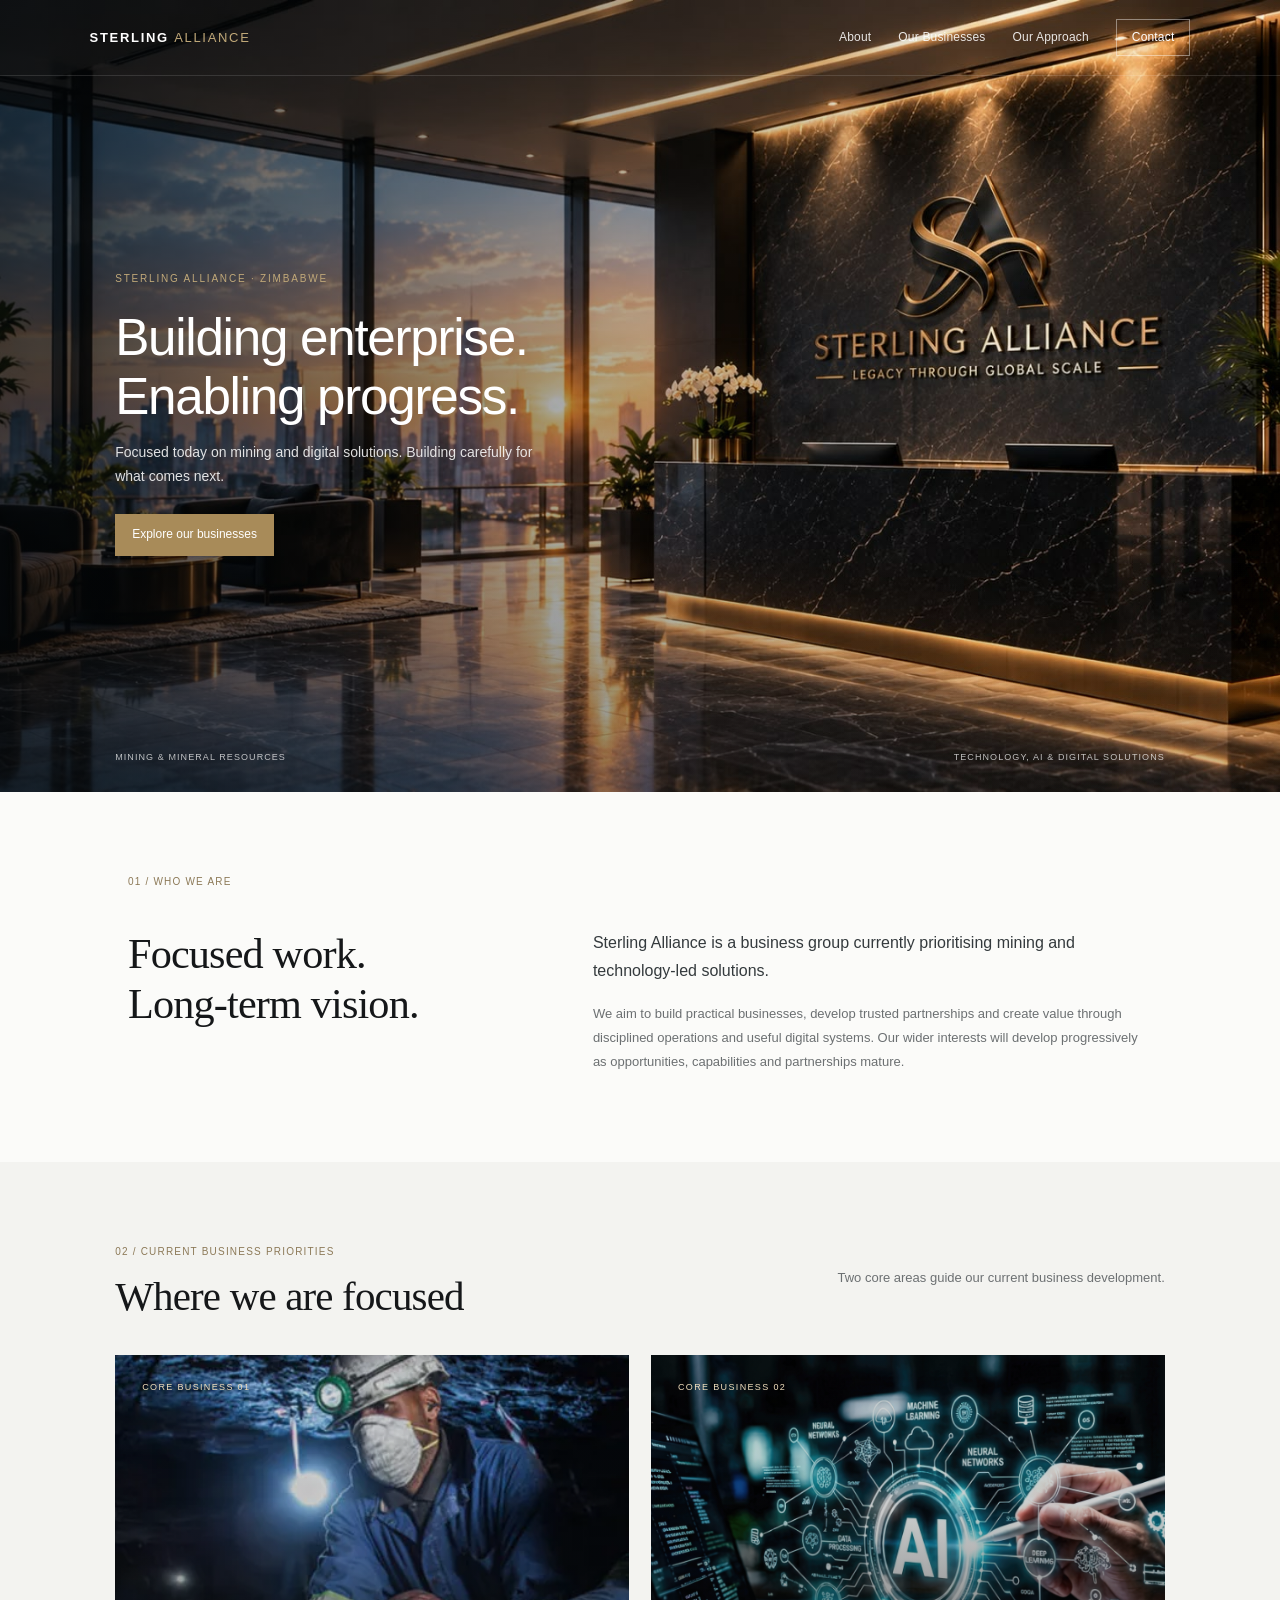
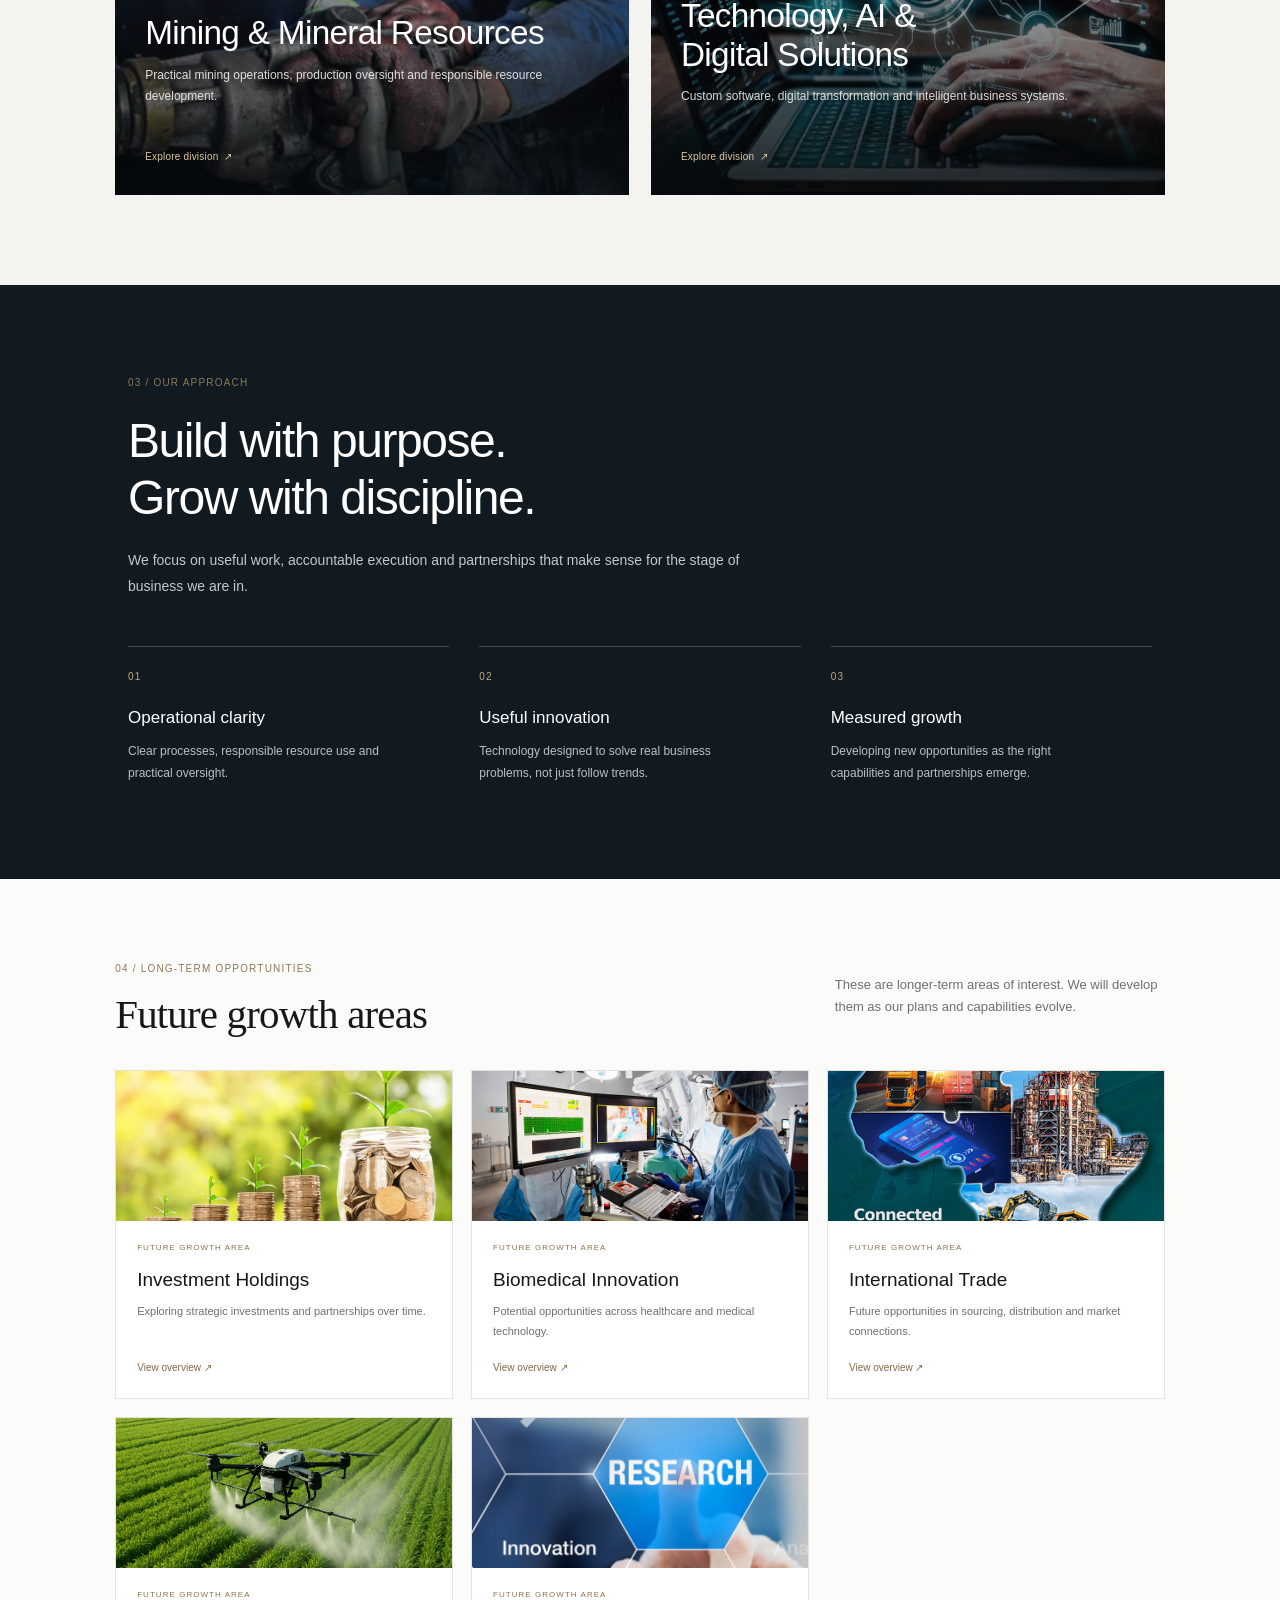
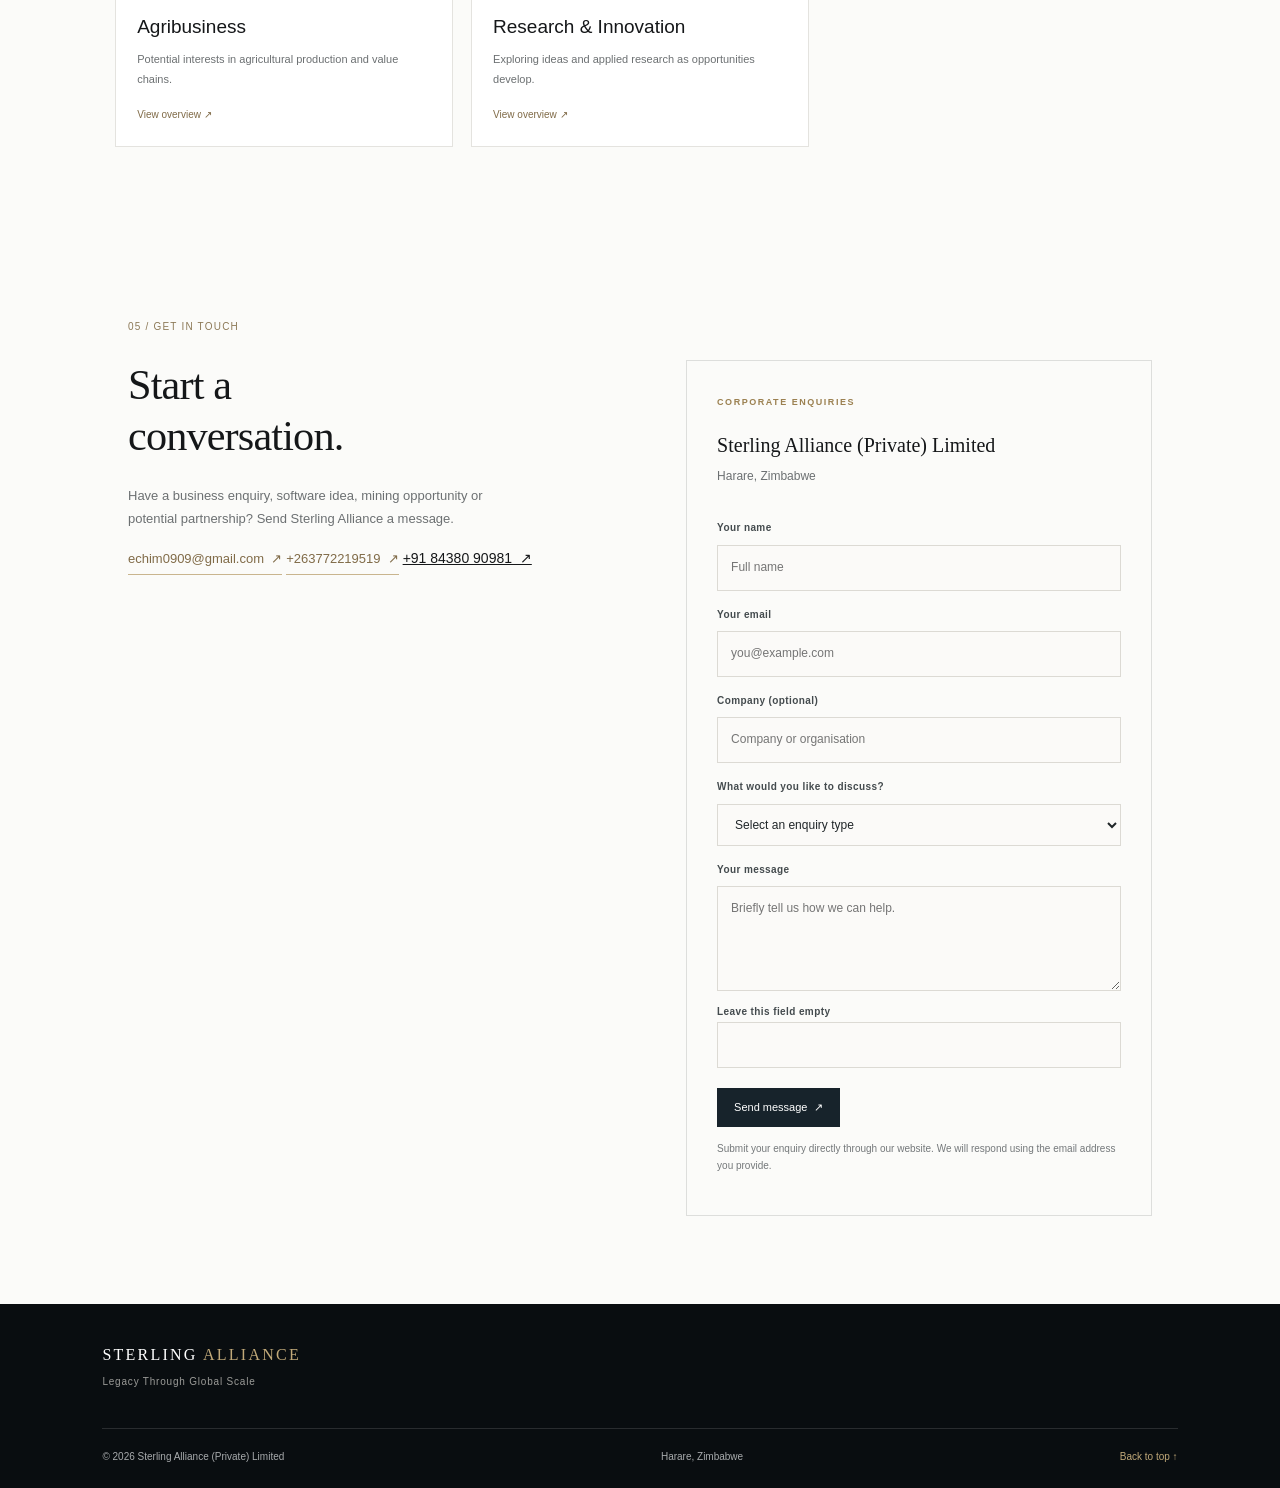
<file: index.html>
<!DOCTYPE html>
<html lang="en">
<head>
  <meta charset="UTF-8">
  <meta name="viewport" content="width=device-width, initial-scale=1.0">
  <meta name="description" content="Sterling Alliance is currently focused on mining and digital solutions, with a long-term vision for responsible growth across complementary sectors.">
  <meta name="theme-color" content="#08090b">
  <title>Sterling Alliance | Building Enterprise. Enabling Progress.</title>
  <link rel="stylesheet" href="style.css">
</head>
<body class="home-page" id="top">
  <header class="site-header">
    <a class="home-wordmark" href="INDEX.HTML" aria-label="Sterling Alliance home">STERLING <span>ALLIANCE</span></a>
    <button class="menu-toggle" aria-label="Toggle navigation" aria-expanded="false"><span></span><span></span></button>
    <nav class="main-nav" aria-label="Main navigation">
      <a href="#about">About</a><a href="#businesses">Our Businesses</a><a href="#approach">Our Approach</a><a class="nav-cta" href="#contact">Contact</a>
    </nav>
  </header>

  <main>
    <section class="hero">
      <div class="hero-shade"></div><div class="hero-content reveal">
        <div class="hero-kicker">STERLING ALLIANCE · ZIMBABWE</div>
        <h1>Building enterprise.<br>Enabling progress.</h1>
        <p class="hero-copy">Focused today on mining and digital solutions. Building carefully for what comes next.</p>
        <div class="hero-actions"><a class="button button-gold" href="#businesses">Explore our businesses</a></div>
      </div>
      <div class="hero-caption"><span>MINING &amp; MINERAL RESOURCES</span><span>TECHNOLOGY, AI &amp; DIGITAL SOLUTIONS</span></div>
    </section>

    <section class="intro section-light" id="about">
      <div class="section-kicker">01 / WHO WE ARE</div>
      <div class="intro-grid">
        <h2>Focused work.<br>Long-term vision.</h2>
        <div class="intro-copy"><p class="lead">Sterling Alliance is a business group currently prioritising mining and technology-led solutions.</p><p>We aim to build practical businesses, develop trusted partnerships and create value through disciplined operations and useful digital systems. Our wider interests will develop progressively as opportunities, capabilities and partnerships mature.</p></div>
      </div>
    </section>

    <section class="businesses section-cream" id="businesses">
      <div class="section-heading"><div><div class="section-kicker">02 / CURRENT BUSINESS PRIORITIES</div><h2>Where we are focused</h2></div><p>Two core areas guide our current business development.</p></div>
      <div class="core-business-grid">
        <a class="core-business-card core-mining" href="mining.html">
          <img src="mining.png" alt="Mining and mineral resources" loading="lazy">
          <span class="core-card-overlay"></span><span class="core-tag">CORE BUSINESS 01</span>
          <div class="core-card-copy"><h3>Mining &amp; Mineral Resources</h3><p>Practical mining operations, production oversight and responsible resource development.</p><span class="card-arrow">Explore division&nbsp; ↗</span></div>
        </a>
        <a class="core-business-card core-technology" href="technology-ai.html">
          <img src="technology and ai.png" alt="Technology, software and AI solutions" loading="lazy">
          <span class="core-card-overlay"></span><span class="core-tag">CORE BUSINESS 02</span>
          <div class="core-card-copy"><h3>Technology, AI &amp;<br>Digital Solutions</h3><p>Custom software, digital transformation and intelligent business systems.</p><span class="card-arrow">Explore division&nbsp; ↗</span></div>
        </a>
      </div>
    </section>

    <section class="approach-section" id="approach">
      <div class="approach-inner"><div class="section-kicker">03 / OUR APPROACH</div><h2>Build with purpose.<br>Grow with discipline.</h2><p class="approach-lead">We focus on useful work, accountable execution and partnerships that make sense for the stage of business we are in.</p>
        <div class="approach-points">
          <article><span>01</span><h3>Operational clarity</h3><p>Clear processes, responsible resource use and practical oversight.</p></article>
          <article><span>02</span><h3>Useful innovation</h3><p>Technology designed to solve real business problems, not just follow trends.</p></article>
          <article><span>03</span><h3>Measured growth</h3><p>Developing new opportunities as the right capabilities and partnerships emerge.</p></article>
        </div>
      </div>
    </section>

    <section class="future-section section-light" id="future">
      <div class="section-heading"><div><div class="section-kicker">04 / LONG-TERM OPPORTUNITIES</div><h2>Future growth areas</h2></div><p>These are longer-term areas of interest. We will develop them as our plans and capabilities evolve.</p></div>
      <div class="future-grid">
        <a class="future-card" href="investment-holdings.html"><img src="investment holdings.png" alt="Investment holdings" loading="lazy"><div><span>FUTURE GROWTH AREA</span><h3>Investment Holdings</h3><p>Exploring strategic investments and partnerships over time.</p><b>View overview ↗</b></div></a>
        <a class="future-card" href="biomedical-innovation.html"><img src="biomedical innovation.png" alt="Biomedical innovation" loading="lazy"><div><span>FUTURE GROWTH AREA</span><h3>Biomedical Innovation</h3><p>Potential opportunities across healthcare and medical technology.</p><b>View overview ↗</b></div></a>
        <a class="future-card" href="international-trade.html"><img src="international trade.png" alt="International trade" loading="lazy"><div><span>FUTURE GROWTH AREA</span><h3>International Trade</h3><p>Future opportunities in sourcing, distribution and market connections.</p><b>View overview ↗</b></div></a>
        <a class="future-card" href="agribusiness.html"><img src="agri-business.png" alt="Agribusiness" loading="lazy"><div><span>FUTURE GROWTH AREA</span><h3>Agribusiness</h3><p>Potential interests in agricultural production and value chains.</p><b>View overview ↗</b></div></a>
        <a class="future-card" href="research-innovation.html"><img src="research and innovation.png" alt="Research and innovation" loading="lazy"><div><span>FUTURE GROWTH AREA</span><h3>Research &amp; Innovation</h3><p>Exploring ideas and applied research as opportunities develop.</p><b>View overview ↗</b></div></a>
      </div>
    </section>

    <section class="contact section-light" id="contact">
      <div class="section-kicker">05 / GET IN TOUCH</div>
      <div class="contact-grid">
        <div>
          <h2>Start a<br>conversation.</h2>
          <p>Have a business enquiry, software idea, mining opportunity or potential partnership? Send Sterling Alliance a message.</p>
          <a class="contact-email-link" href="mailto:echim0909@gmail.com">echim0909@gmail.com&nbsp; ↗</a>
          <a class="contact-email-link" href="tel:+263772219519">+263772219519&nbsp; ↗</a>
        
        <a class="whatsapp-link" href="whatsappto:+918438090981">+91 84380 90981&nbsp; ↗</a></div>
        <div class="contact-panel">
          <span class="contact-label">CORPORATE ENQUIRIES</span>
          <h3>Sterling Alliance (Private) Limited</h3>
          <p>Harare, Zimbabwe</p>
<form
  class="contact-form"
  id="contact-form"
  action="https://api.web3forms.com/submit"
  method="POST"
>

  <!-- Web3Forms access key -->
  <input
    type="hidden"
    name="access_key"
    value="bb5eb706-e5da-4b82-8d45-9fdfb8ae8446"
  >

  <!-- Email subject -->
  <input
    type="hidden"
    name="subject"
    value="New Enquiry — Sterling Alliance Website"
  >

  <!-- Spam protection -->
  <input
    type="checkbox"
    name="botcheck"
    class="hidden"
    style="display: none;"
  >

  <!-- Name -->
  <label for="contact-name">Your name</label>
  <input
    id="contact-name"
    name="name"
    type="text"
    autocomplete="name"
    placeholder="Full name"
    required
  >

  <!-- Email -->
  <label for="contact-email">Your email</label>
  <input
    id="contact-email"
    name="email"
    type="email"
    autocomplete="email"
    placeholder="you@example.com"
    required
  >

  <!-- Company -->
  <label for="contact-company">Company (optional)</label>
  <input
    id="contact-company"
    name="company"
    type="text"
    autocomplete="organization"
    placeholder="Company or organisation"
  >

  <!-- Enquiry type -->
  <label for="contact-topic">What would you like to discuss?</label>
  <select
    id="contact-topic"
    name="topic"
    required
  >
    <option value="" disabled selected>Select an enquiry type</option>
    <option value="Mining & Mineral Resources">Mining & Mineral Resources</option>
    <option value="Technology, AI & Digital Solutions">Technology, AI & Digital Solutions</option>
    <option value="Partnership or investment enquiry">Partnership or investment enquiry</option>
    <option value="Other business enquiry">Other business enquiry</option>
  </select>

  <!-- Message -->
  <label for="contact-message">Your message</label>
  <textarea
    id="contact-message"
    name="message"
    rows="4"
    placeholder="Briefly tell us how we can help."
    required
  ></textarea>

  <!-- Additional spam protection -->
  <div class="form-honey" aria-hidden="true">
    <label for="contact-website">Leave this field empty</label>
    <input
      id="contact-website"
      type="text"
      name="_honey"
      tabindex="-1"
      autocomplete="off"
    >
  </div>

  <!-- Submit -->
  <button
    class="button button-dark contact-submit"
    type="submit"
  >
    Send message&nbsp; ↗
  </button>

  <!-- Note -->
  <p class="contact-form-note">
    Submit your enquiry directly through our website. We will respond
    using the email address you provide.
  </p>

  <!-- Submission status -->
  <p
    class="contact-form-status"
    id="contact-form-status"
    role="status"
    aria-live="polite"
  ></p>

</form>
        </div>
      </div>
    </section>
  </main>

  <footer class="site-footer"><a class="footer-brand" href="INDEX.HTML">STERLING <span>ALLIANCE</span></a><p>Legacy Through Global Scale</p><div class="footer-bottom"><span>© 2026 Sterling Alliance (Private) Limited</span><span>Harare, Zimbabwe</span><a href="#top">Back to top ↑</a></div></footer>
  <script src="script.js"></script>
</body>
</html>
</file>
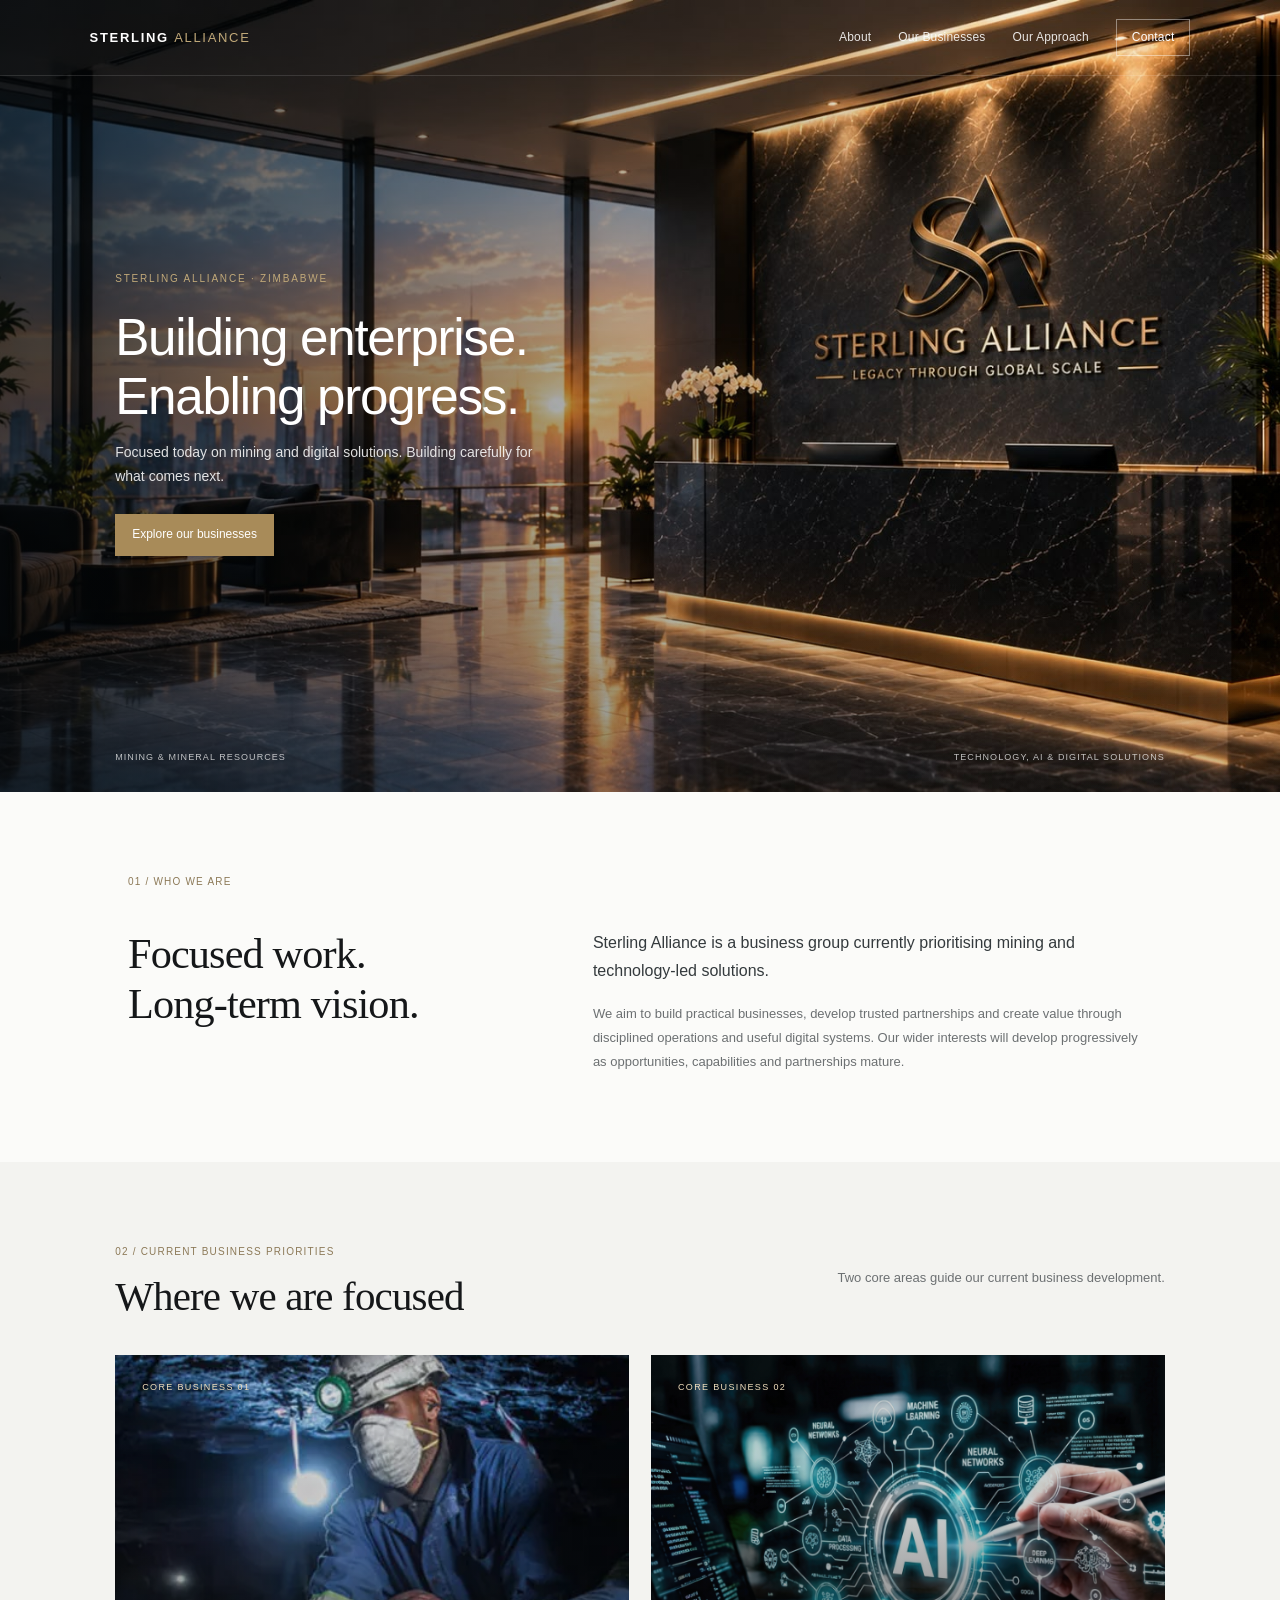
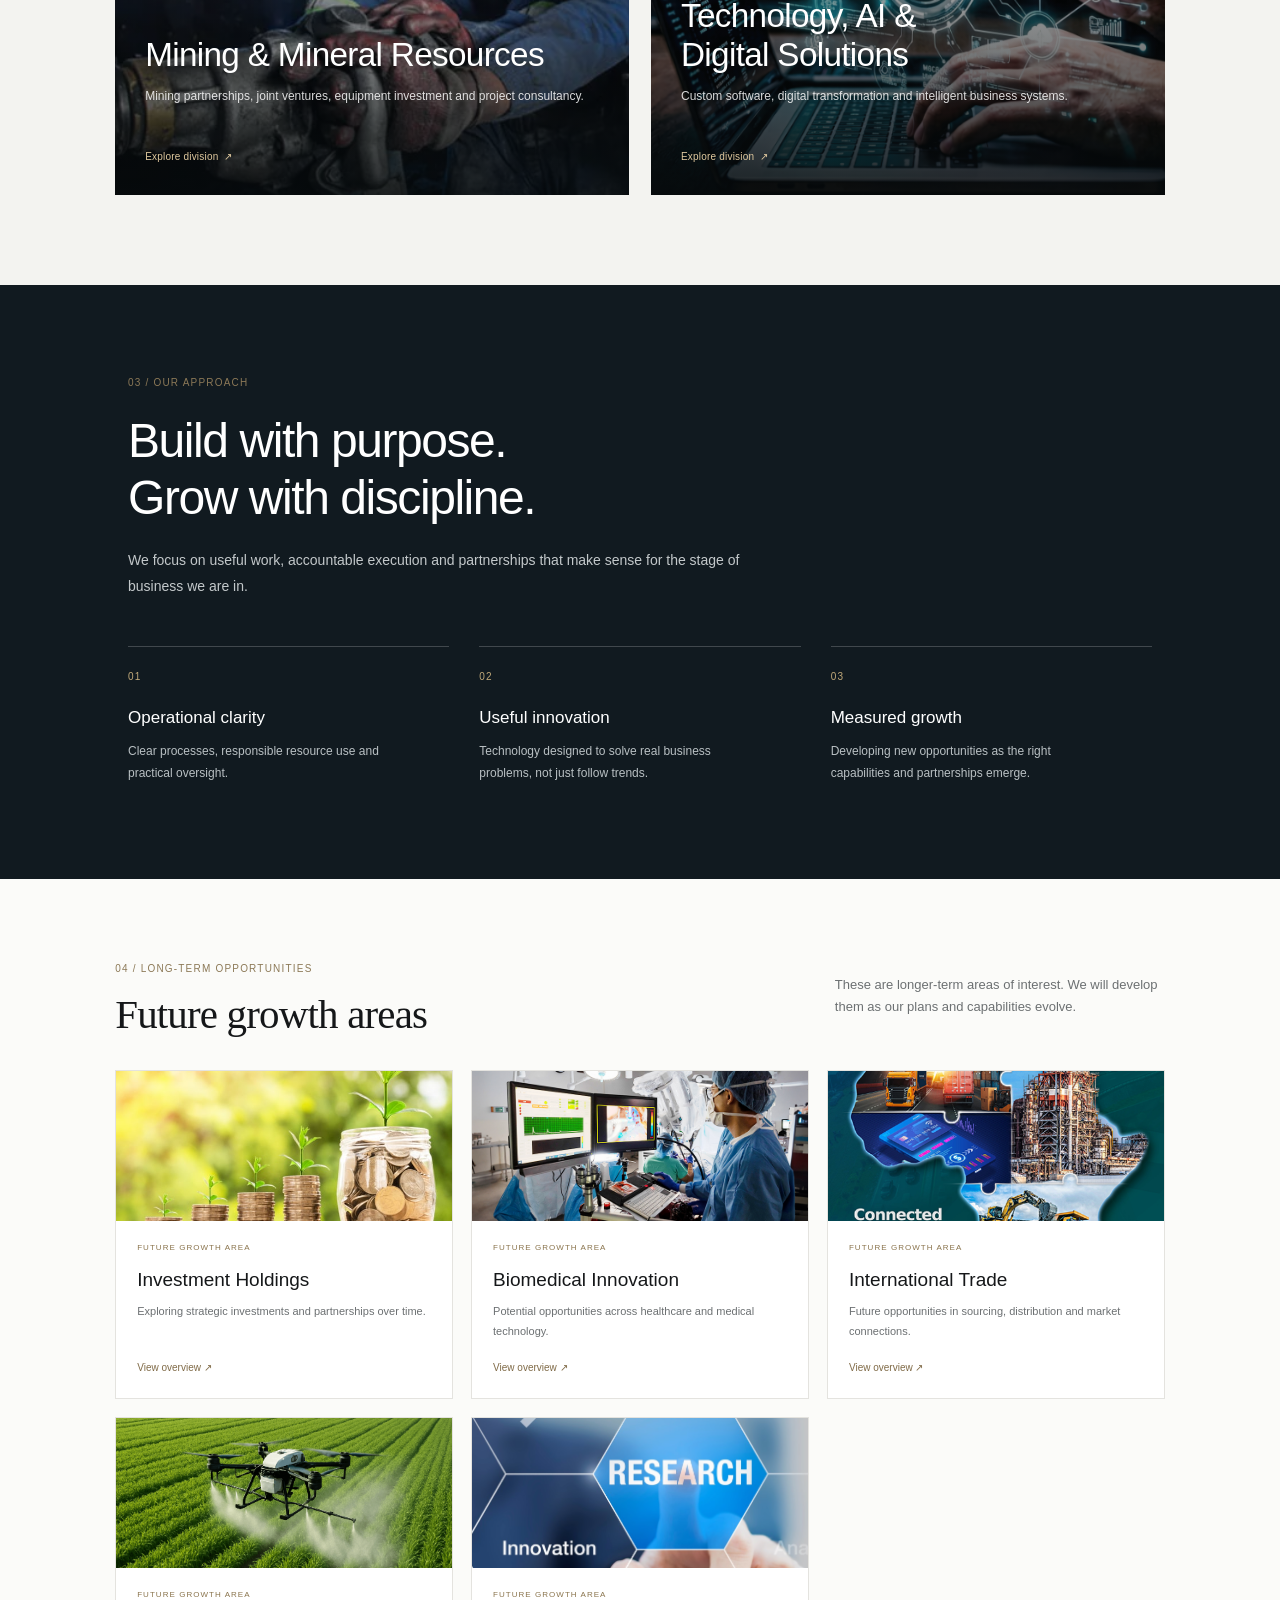
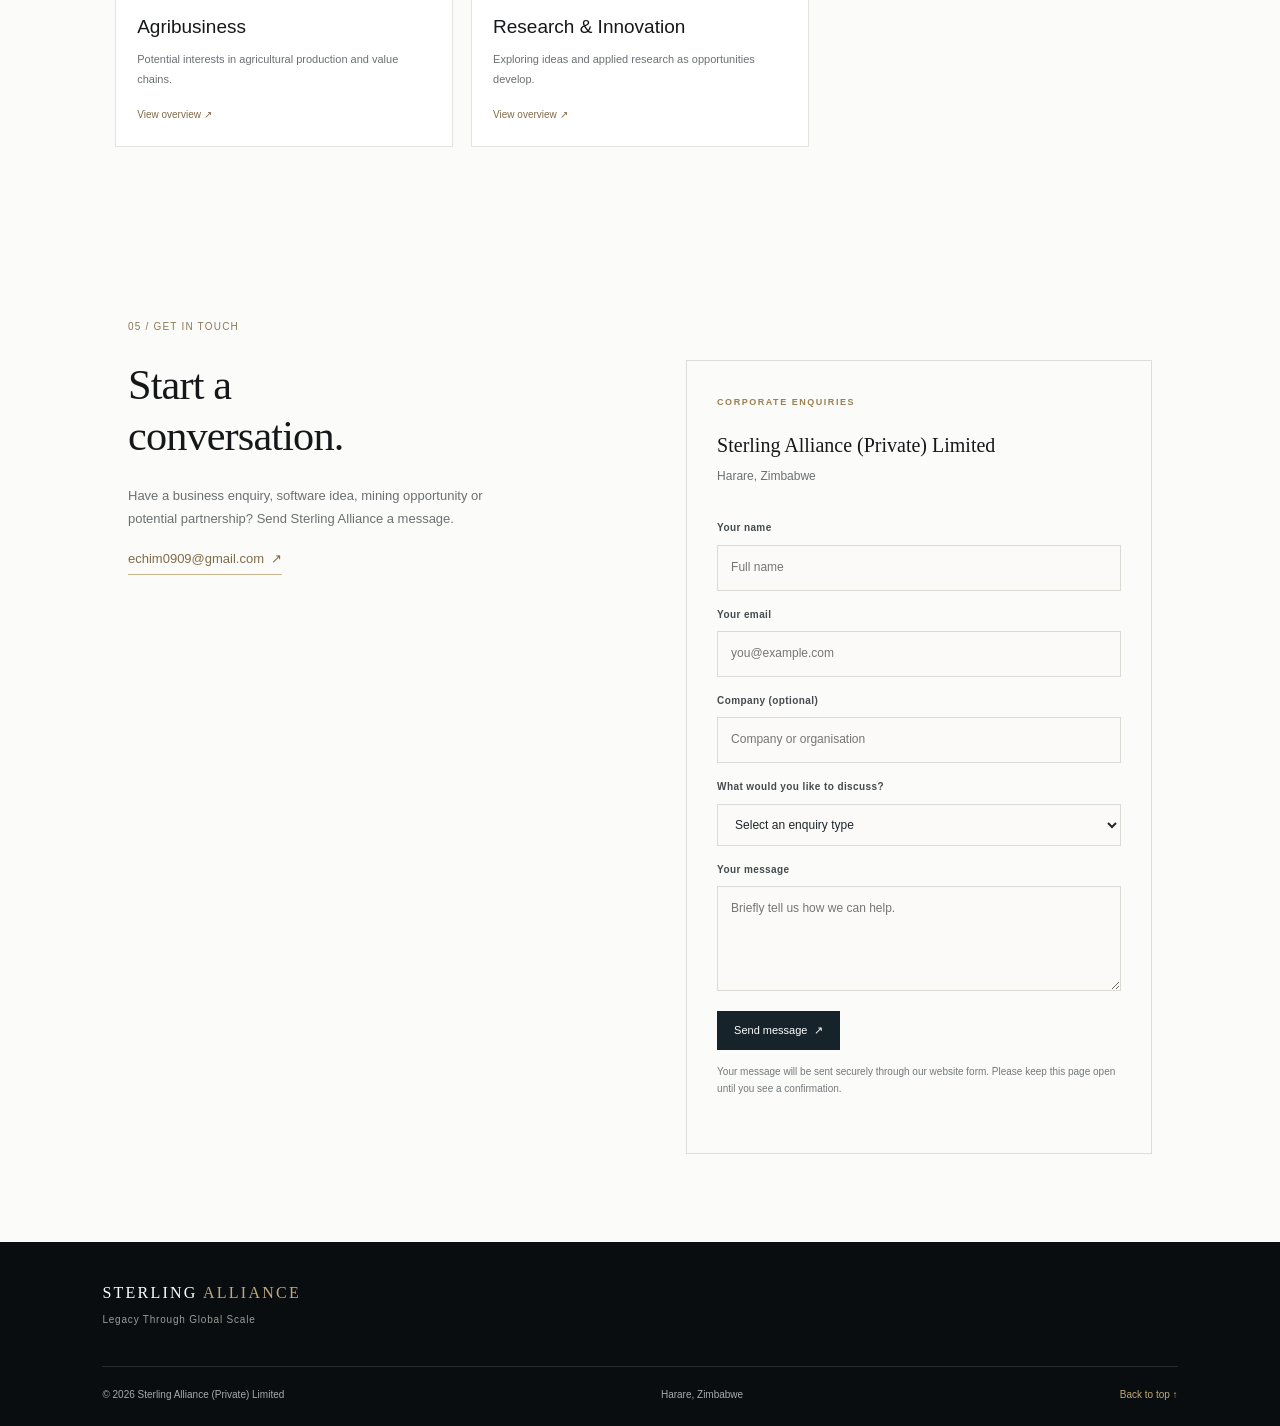
<file: SA2 red3/index.html>
<!DOCTYPE html>
<html lang="en">
<head>
  <meta charset="UTF-8">
  <meta name="viewport" content="width=device-width, initial-scale=1.0">
  <meta name="description" content="Sterling Alliance is currently focused on mining and digital solutions, with a long-term vision for responsible growth across complementary sectors.">
  <meta name="theme-color" content="#08090b">
  <title>Sterling Alliance | Building Enterprise. Enabling Progress.</title>
  <link rel="stylesheet" href="style.css">
<script async src="https://pagead2.googlesyndication.com/pagead/js/adsbygoogle.js?client=ca-pub-3075185337156078" crossorigin="anonymous"></script>
</head>
<body class="home-page" id="top">
  <header class="site-header">
    <a class="home-wordmark" href="index.html" aria-label="Sterling Alliance home">STERLING <span>ALLIANCE</span></a>
    <button class="menu-toggle" aria-label="Toggle navigation" aria-expanded="false"><span></span><span></span></button>
    <nav class="main-nav" aria-label="Main navigation">
      <a href="#about">About</a><a href="#businesses">Our Businesses</a><a href="#approach">Our Approach</a><a class="nav-cta" href="#contact">Contact</a>
    </nav>
  </header>

  <main>
    <section class="hero">
      <div class="hero-shade"></div><div class="hero-content reveal">
        <div class="hero-kicker">STERLING ALLIANCE · ZIMBABWE</div>
        <h1>Building enterprise.<br>Enabling progress.</h1>
        <p class="hero-copy">Focused today on mining and digital solutions. Building carefully for what comes next.</p>
        <div class="hero-actions"><a class="button button-gold" href="#businesses">Explore our businesses</a></div>
      </div>
      <div class="hero-caption"><span>MINING &amp; MINERAL RESOURCES</span><span>TECHNOLOGY, AI &amp; DIGITAL SOLUTIONS</span></div>
    </section>

    <section class="intro section-light" id="about">
      <div class="section-kicker">01 / WHO WE ARE</div>
      <div class="intro-grid">
        <h2>Focused work.<br>Long-term vision.</h2>
        <div class="intro-copy"><p class="lead">Sterling Alliance is a business group currently prioritising mining and technology-led solutions.</p><p>We aim to build practical businesses, develop trusted partnerships and create value through disciplined operations and useful digital systems. Our wider interests will develop progressively as opportunities, capabilities and partnerships mature.</p></div>
      </div>
    </section>

    <section class="businesses section-cream" id="businesses">
      <div class="section-heading"><div><div class="section-kicker">02 / CURRENT BUSINESS PRIORITIES</div><h2>Where we are focused</h2></div><p>Two core areas guide our current business development.</p></div>
      <div class="core-business-grid">
        <a class="core-business-card core-mining" href="mining.html">
          <img src="mining.png" alt="Mining and mineral resources" loading="lazy">
          <span class="core-card-overlay"></span><span class="core-tag">CORE BUSINESS 01</span>
          <div class="core-card-copy"><h3>Mining &amp; Mineral Resources</h3><p>Mining partnerships, joint ventures, equipment investment and project consultancy.</p><span class="card-arrow">Explore division&nbsp; ↗</span></div>
        </a>
        <a class="core-business-card core-technology" href="technology-ai.html">
          <img src="technology and ai.png" alt="Technology, software and AI solutions" loading="lazy">
          <span class="core-card-overlay"></span><span class="core-tag">CORE BUSINESS 02</span>
          <div class="core-card-copy"><h3>Technology, AI &amp;<br>Digital Solutions</h3><p>Custom software, digital transformation and intelligent business systems.</p><span class="card-arrow">Explore division&nbsp; ↗</span></div>
        </a>
      </div>
    </section>

    <section class="approach-section" id="approach">
      <div class="approach-inner"><div class="section-kicker">03 / OUR APPROACH</div><h2>Build with purpose.<br>Grow with discipline.</h2><p class="approach-lead">We focus on useful work, accountable execution and partnerships that make sense for the stage of business we are in.</p>
        <div class="approach-points">
          <article><span>01</span><h3>Operational clarity</h3><p>Clear processes, responsible resource use and practical oversight.</p></article>
          <article><span>02</span><h3>Useful innovation</h3><p>Technology designed to solve real business problems, not just follow trends.</p></article>
          <article><span>03</span><h3>Measured growth</h3><p>Developing new opportunities as the right capabilities and partnerships emerge.</p></article>
        </div>
      </div>
    </section>

    <section class="future-section section-light" id="future">
      <div class="section-heading"><div><div class="section-kicker">04 / LONG-TERM OPPORTUNITIES</div><h2>Future growth areas</h2></div><p>These are longer-term areas of interest. We will develop them as our plans and capabilities evolve.</p></div>
      <div class="future-grid">
        <a class="future-card" href="investment-holdings.html"><img src="investment holdings.png" alt="Investment holdings" loading="lazy"><div><span>FUTURE GROWTH AREA</span><h3>Investment Holdings</h3><p>Exploring strategic investments and partnerships over time.</p><b>View overview ↗</b></div></a>
        <a class="future-card" href="biomedical-innovation.html"><img src="biomedical innovation.png" alt="Biomedical innovation" loading="lazy"><div><span>FUTURE GROWTH AREA</span><h3>Biomedical Innovation</h3><p>Potential opportunities across healthcare and medical technology.</p><b>View overview ↗</b></div></a>
        <a class="future-card" href="international-trade.html"><img src="international trade.png" alt="International trade" loading="lazy"><div><span>FUTURE GROWTH AREA</span><h3>International Trade</h3><p>Future opportunities in sourcing, distribution and market connections.</p><b>View overview ↗</b></div></a>
        <a class="future-card" href="agribusiness.html"><img src="agri-business.png" alt="Agribusiness" loading="lazy"><div><span>FUTURE GROWTH AREA</span><h3>Agribusiness</h3><p>Potential interests in agricultural production and value chains.</p><b>View overview ↗</b></div></a>
        <a class="future-card" href="research-innovation.html"><img src="research and innovation.png" alt="Research and innovation" loading="lazy"><div><span>FUTURE GROWTH AREA</span><h3>Research &amp; Innovation</h3><p>Exploring ideas and applied research as opportunities develop.</p><b>View overview ↗</b></div></a>
      </div>
    </section>

    <section class="contact section-light" id="contact">
      <div class="section-kicker">05 / GET IN TOUCH</div>
      <div class="contact-grid">
        <div>
          <h2>Start a<br>conversation.</h2>
          <p>Have a business enquiry, software idea, mining opportunity or potential partnership? Send Sterling Alliance a message.</p>
          <a class="contact-email-link" href="mailto:echim0909@gmail.com">echim0909@gmail.com&nbsp; ↗</a>
        </div>
        <div class="contact-panel">
          <span class="contact-label">CORPORATE ENQUIRIES</span>
          <h3>Sterling Alliance (Private) Limited</h3>
          <p>Harare, Zimbabwe</p>
          <form class="contact-form" id="contact-form" novalidate>
            <input type="text" name="_honey" tabindex="-1" autocomplete="off" aria-hidden="true" class="form-honeypot">
            <input type="hidden" name="_subject" value="New Sterling Alliance website enquiry">
            <label for="contact-name">Your name</label>
            <input id="contact-name" name="name" type="text" autocomplete="name" placeholder="Full name" required>
            <label for="contact-email">Your email</label>
            <input id="contact-email" name="email" type="email" autocomplete="email" placeholder="you@example.com" required>
            <label for="contact-company">Company (optional)</label>
            <input id="contact-company" name="company" type="text" autocomplete="organization" placeholder="Company or organisation">
            <label for="contact-topic">What would you like to discuss?</label>
            <select id="contact-topic" name="topic" required>
              <option value="" disabled selected>Select an enquiry type</option>
              <option>Mining partnership or joint venture</option>
              <option>Mining equipment investment</option>
              <option>Claim pegging or mining-law support</option>
              <option>Mining consultancy</option>
              <option>Technology, AI &amp; Digital Solutions</option>
              <option>Partnership or investment enquiry</option>
              <option>Other business enquiry</option>
            </select>
            <label for="contact-message">Your message</label>
            <textarea id="contact-message" name="message" rows="4" placeholder="Briefly tell us how we can help." required></textarea>
            <button class="button button-dark contact-submit" type="submit">Send message&nbsp; ↗</button>
            <p class="contact-form-note">Your message will be sent securely through our website form. Please keep this page open until you see a confirmation.</p>
            <p class="contact-form-status" id="contact-form-status" role="status" aria-live="polite"></p>
          </form>
        </div>
      </div>
    </section>
  </main>

  <footer class="site-footer"><a class="footer-brand" href="index.html">STERLING <span>ALLIANCE</span></a><p>Legacy Through Global Scale</p><div class="footer-bottom"><span>© 2026 Sterling Alliance (Private) Limited</span><span>Harare, Zimbabwe</span><a href="#top">Back to top ↑</a></div></footer>
  <script src="script.js"></script>
</body>
</html>
</file>
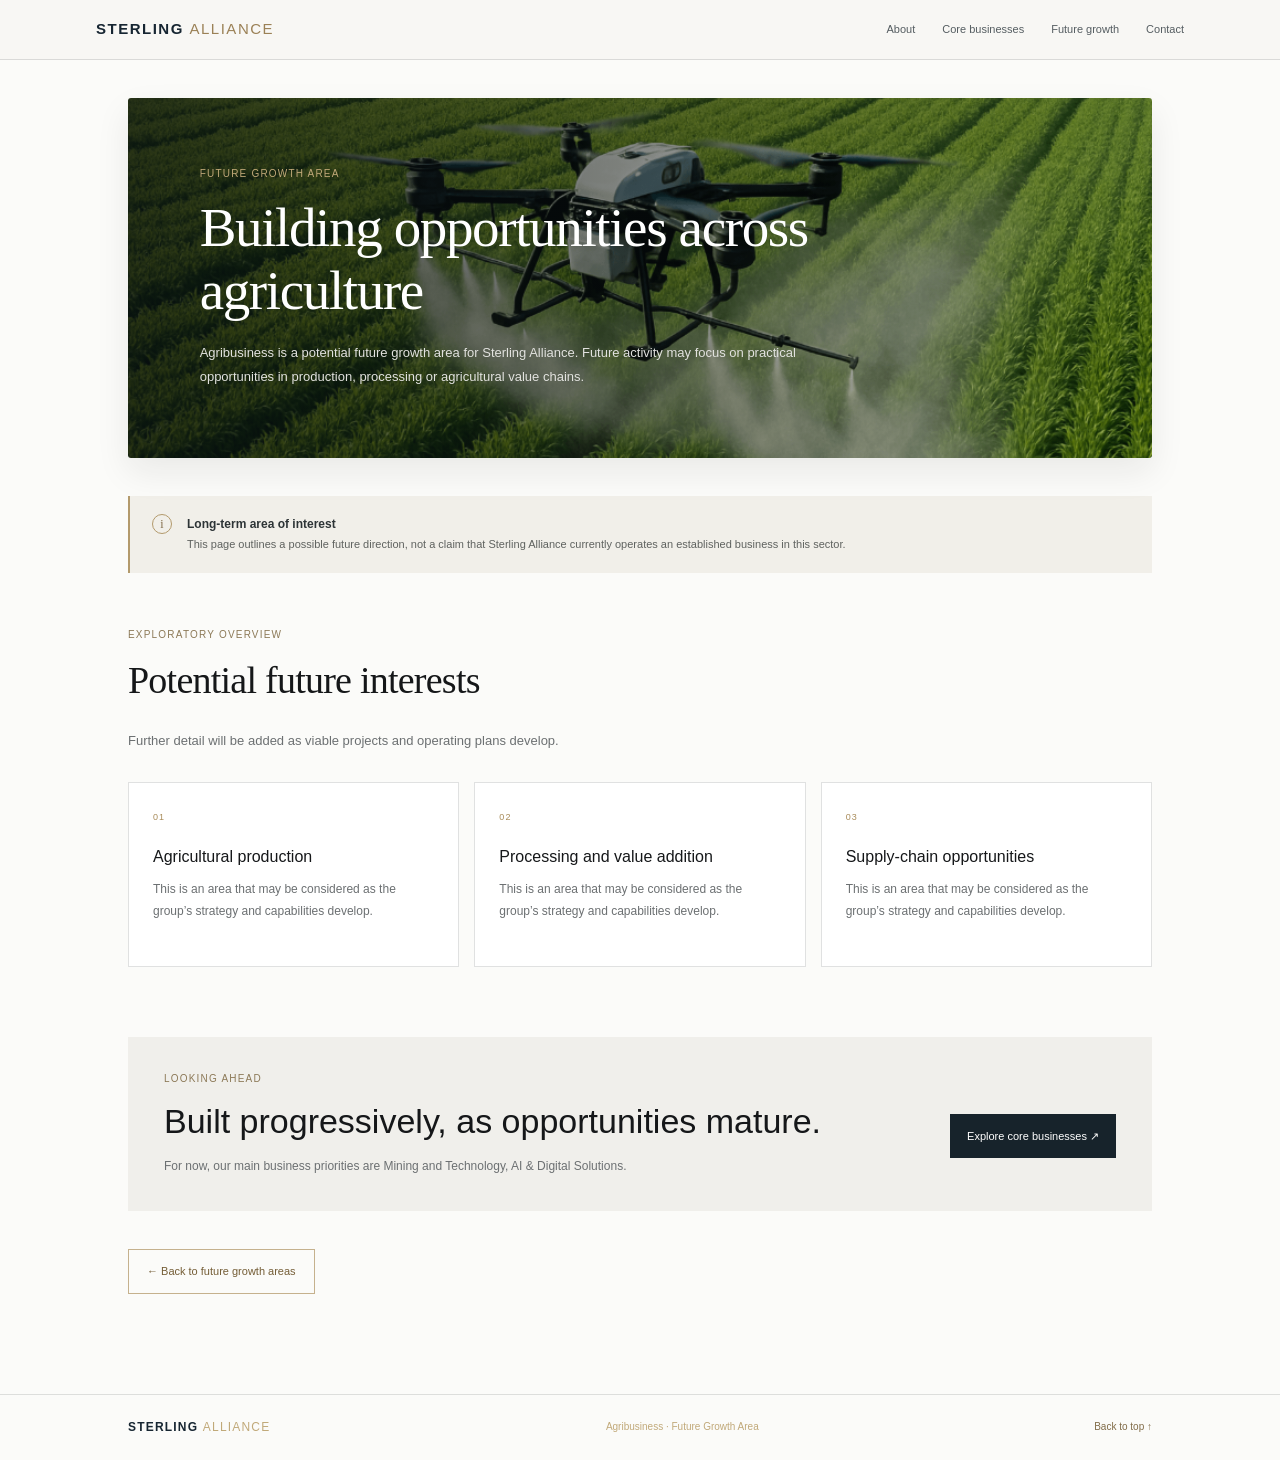
<file: agribusiness.html>
<!DOCTYPE html>
<html lang="en"><head><meta charset="UTF-8"><meta name="viewport" content="width=device-width, initial-scale=1.0"><meta name="description" content="Agribusiness is a potential future growth area for Sterling Alliance."><title>Agribusiness | Sterling Alliance</title><link rel="stylesheet" href="style.css"></head>
<body class="subpage-body future-subpage" id="top"><header class="division-header"><div class="brand"><a href="index.html">STERLING <span>ALLIANCE</span></a></div><nav aria-label="Main navigation"><a href="index.html#about">About</a><a href="index.html#businesses">Core businesses</a><a href="index.html#future">Future growth</a><a href="index.html#contact">Contact</a></nav></header>
<main class="division-page"><section class="division-hero agri"><div class="eyebrow">FUTURE GROWTH AREA</div><h1>Building opportunities across agriculture</h1><p>Agribusiness is a potential future growth area for Sterling Alliance. Future activity may focus on practical opportunities in production, processing or agricultural value chains.</p></section><div class="future-notice"><span class="notice-mark">i</span><p><strong>Long-term area of interest</strong><br>This page outlines a possible future direction, not a claim that Sterling Alliance currently operates an established business in this sector.</p></div>
<section class="division-section future-overview"><div class="section-kicker">EXPLORATORY OVERVIEW</div><h2>Potential future interests</h2><p>Further detail will be added as viable projects and operating plans develop.</p><div class="portfolio-grid"><article class="portfolio-card"><span class="service-index">01</span><h3>Agricultural production</h3><p>This is an area that may be considered as the group’s strategy and capabilities develop.</p></article><article class="portfolio-card"><span class="service-index">02</span><h3>Processing and value addition</h3><p>This is an area that may be considered as the group’s strategy and capabilities develop.</p></article><article class="portfolio-card"><span class="service-index">03</span><h3>Supply-chain opportunities</h3><p>This is an area that may be considered as the group’s strategy and capabilities develop.</p></article></div></section><section class="division-cta"><div><div class="section-kicker">LOOKING AHEAD</div><h2>Built progressively, as opportunities mature.</h2><p>For now, our main business priorities are Mining and Technology, AI &amp; Digital Solutions.</p></div><a class="button button-dark" href="index.html#businesses">Explore core businesses ↗</a></section><a class="back-link" href="index.html#future">← Back to future growth areas</a></main>
<footer class="subpage-footer"><a href="index.html">STERLING <span>ALLIANCE</span></a><span>Agribusiness · Future Growth Area</span><a href="#top">Back to top ↑</a></footer><script src="script.js"></script></body></html>
</file>
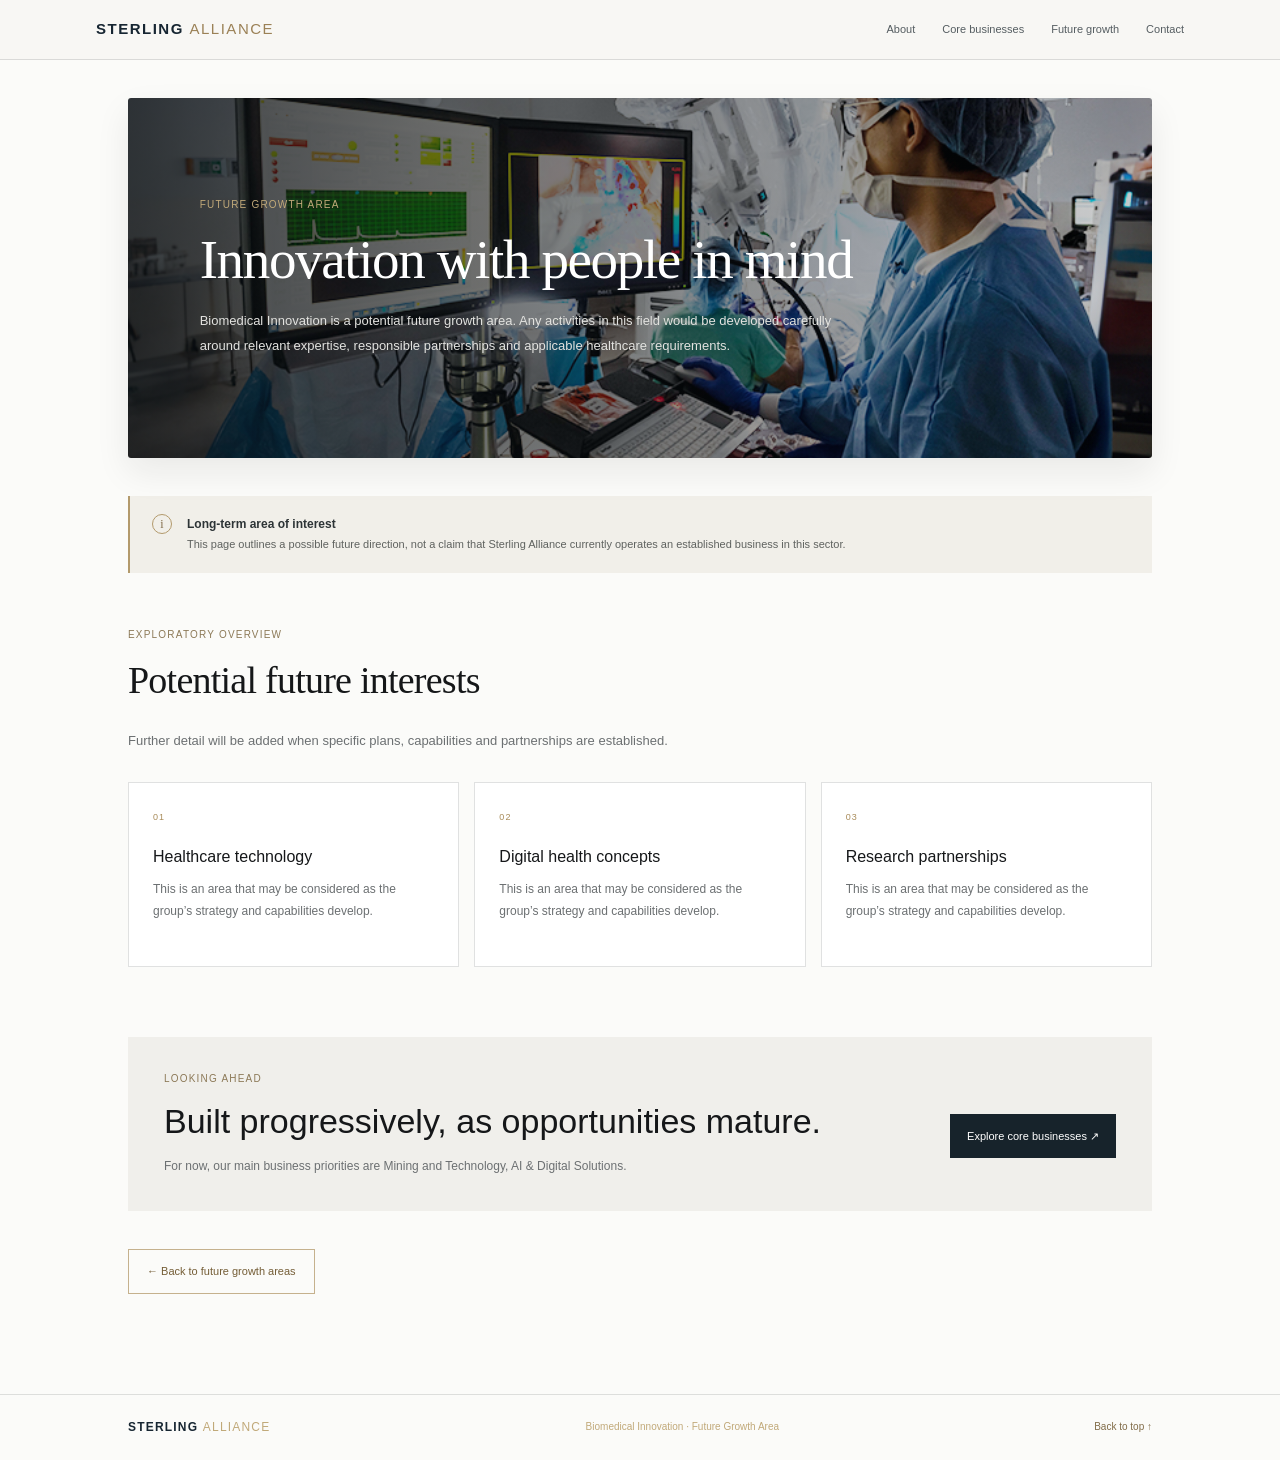
<file: biomedical-innovation.html>
<!DOCTYPE html>
<html lang="en"><head><meta charset="UTF-8"><meta name="viewport" content="width=device-width, initial-scale=1.0"><meta name="description" content="Biomedical Innovation is a potential future growth area for Sterling Alliance."><title>Biomedical Innovation | Sterling Alliance</title><link rel="stylesheet" href="style.css"></head>
<body class="subpage-body future-subpage" id="top"><header class="division-header"><div class="brand"><a href="index.html">STERLING <span>ALLIANCE</span></a></div><nav aria-label="Main navigation"><a href="index.html#about">About</a><a href="index.html#businesses">Core businesses</a><a href="index.html#future">Future growth</a><a href="index.html#contact">Contact</a></nav></header>
<main class="division-page"><section class="division-hero biomedical"><div class="eyebrow">FUTURE GROWTH AREA</div><h1>Innovation with people in mind</h1><p>Biomedical Innovation is a potential future growth area. Any activities in this field would be developed carefully around relevant expertise, responsible partnerships and applicable healthcare requirements.</p></section><div class="future-notice"><span class="notice-mark">i</span><p><strong>Long-term area of interest</strong><br>This page outlines a possible future direction, not a claim that Sterling Alliance currently operates an established business in this sector.</p></div>
<section class="division-section future-overview"><div class="section-kicker">EXPLORATORY OVERVIEW</div><h2>Potential future interests</h2><p>Further detail will be added when specific plans, capabilities and partnerships are established.</p><div class="portfolio-grid"><article class="portfolio-card"><span class="service-index">01</span><h3>Healthcare technology</h3><p>This is an area that may be considered as the group’s strategy and capabilities develop.</p></article><article class="portfolio-card"><span class="service-index">02</span><h3>Digital health concepts</h3><p>This is an area that may be considered as the group’s strategy and capabilities develop.</p></article><article class="portfolio-card"><span class="service-index">03</span><h3>Research partnerships</h3><p>This is an area that may be considered as the group’s strategy and capabilities develop.</p></article></div></section><section class="division-cta"><div><div class="section-kicker">LOOKING AHEAD</div><h2>Built progressively, as opportunities mature.</h2><p>For now, our main business priorities are Mining and Technology, AI &amp; Digital Solutions.</p></div><a class="button button-dark" href="index.html#businesses">Explore core businesses ↗</a></section><a class="back-link" href="index.html#future">← Back to future growth areas</a></main>
<footer class="subpage-footer"><a href="index.html">STERLING <span>ALLIANCE</span></a><span>Biomedical Innovation · Future Growth Area</span><a href="#top">Back to top ↑</a></footer><script src="script.js"></script></body></html>
</file>
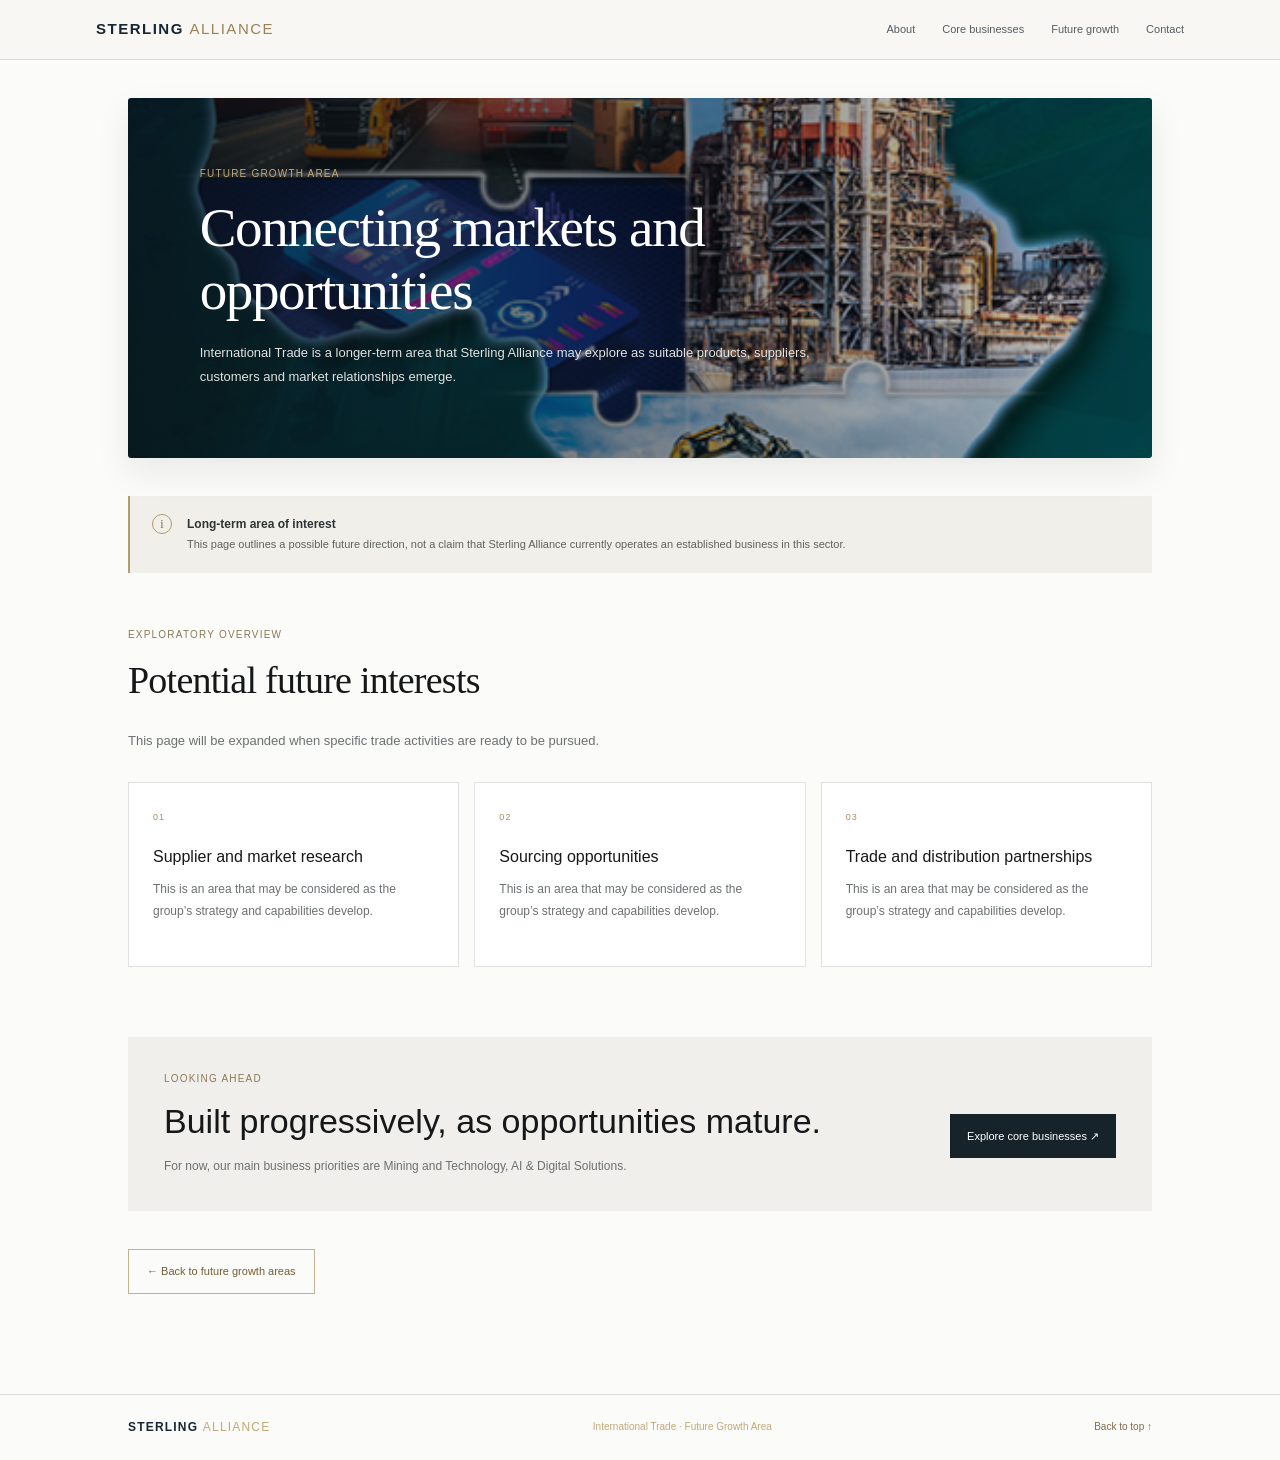
<file: international-trade.html>
<!DOCTYPE html>
<html lang="en"><head><meta charset="UTF-8"><meta name="viewport" content="width=device-width, initial-scale=1.0"><meta name="description" content="International Trade is a potential future growth area for Sterling Alliance."><title>International Trade | Sterling Alliance</title><link rel="stylesheet" href="style.css"></head>
<body class="subpage-body future-subpage" id="top"><header class="division-header"><div class="brand"><a href="index.html">STERLING <span>ALLIANCE</span></a></div><nav aria-label="Main navigation"><a href="index.html#about">About</a><a href="index.html#businesses">Core businesses</a><a href="index.html#future">Future growth</a><a href="index.html#contact">Contact</a></nav></header>
<main class="division-page"><section class="division-hero trade"><div class="eyebrow">FUTURE GROWTH AREA</div><h1>Connecting markets and opportunities</h1><p>International Trade is a longer-term area that Sterling Alliance may explore as suitable products, suppliers, customers and market relationships emerge.</p></section><div class="future-notice"><span class="notice-mark">i</span><p><strong>Long-term area of interest</strong><br>This page outlines a possible future direction, not a claim that Sterling Alliance currently operates an established business in this sector.</p></div>
<section class="division-section future-overview"><div class="section-kicker">EXPLORATORY OVERVIEW</div><h2>Potential future interests</h2><p>This page will be expanded when specific trade activities are ready to be pursued.</p><div class="portfolio-grid"><article class="portfolio-card"><span class="service-index">01</span><h3>Supplier and market research</h3><p>This is an area that may be considered as the group’s strategy and capabilities develop.</p></article><article class="portfolio-card"><span class="service-index">02</span><h3>Sourcing opportunities</h3><p>This is an area that may be considered as the group’s strategy and capabilities develop.</p></article><article class="portfolio-card"><span class="service-index">03</span><h3>Trade and distribution partnerships</h3><p>This is an area that may be considered as the group’s strategy and capabilities develop.</p></article></div></section><section class="division-cta"><div><div class="section-kicker">LOOKING AHEAD</div><h2>Built progressively, as opportunities mature.</h2><p>For now, our main business priorities are Mining and Technology, AI &amp; Digital Solutions.</p></div><a class="button button-dark" href="index.html#businesses">Explore core businesses ↗</a></section><a class="back-link" href="index.html#future">← Back to future growth areas</a></main>
<footer class="subpage-footer"><a href="index.html">STERLING <span>ALLIANCE</span></a><span>International Trade · Future Growth Area</span><a href="#top">Back to top ↑</a></footer><script src="script.js"></script></body></html>
</file>
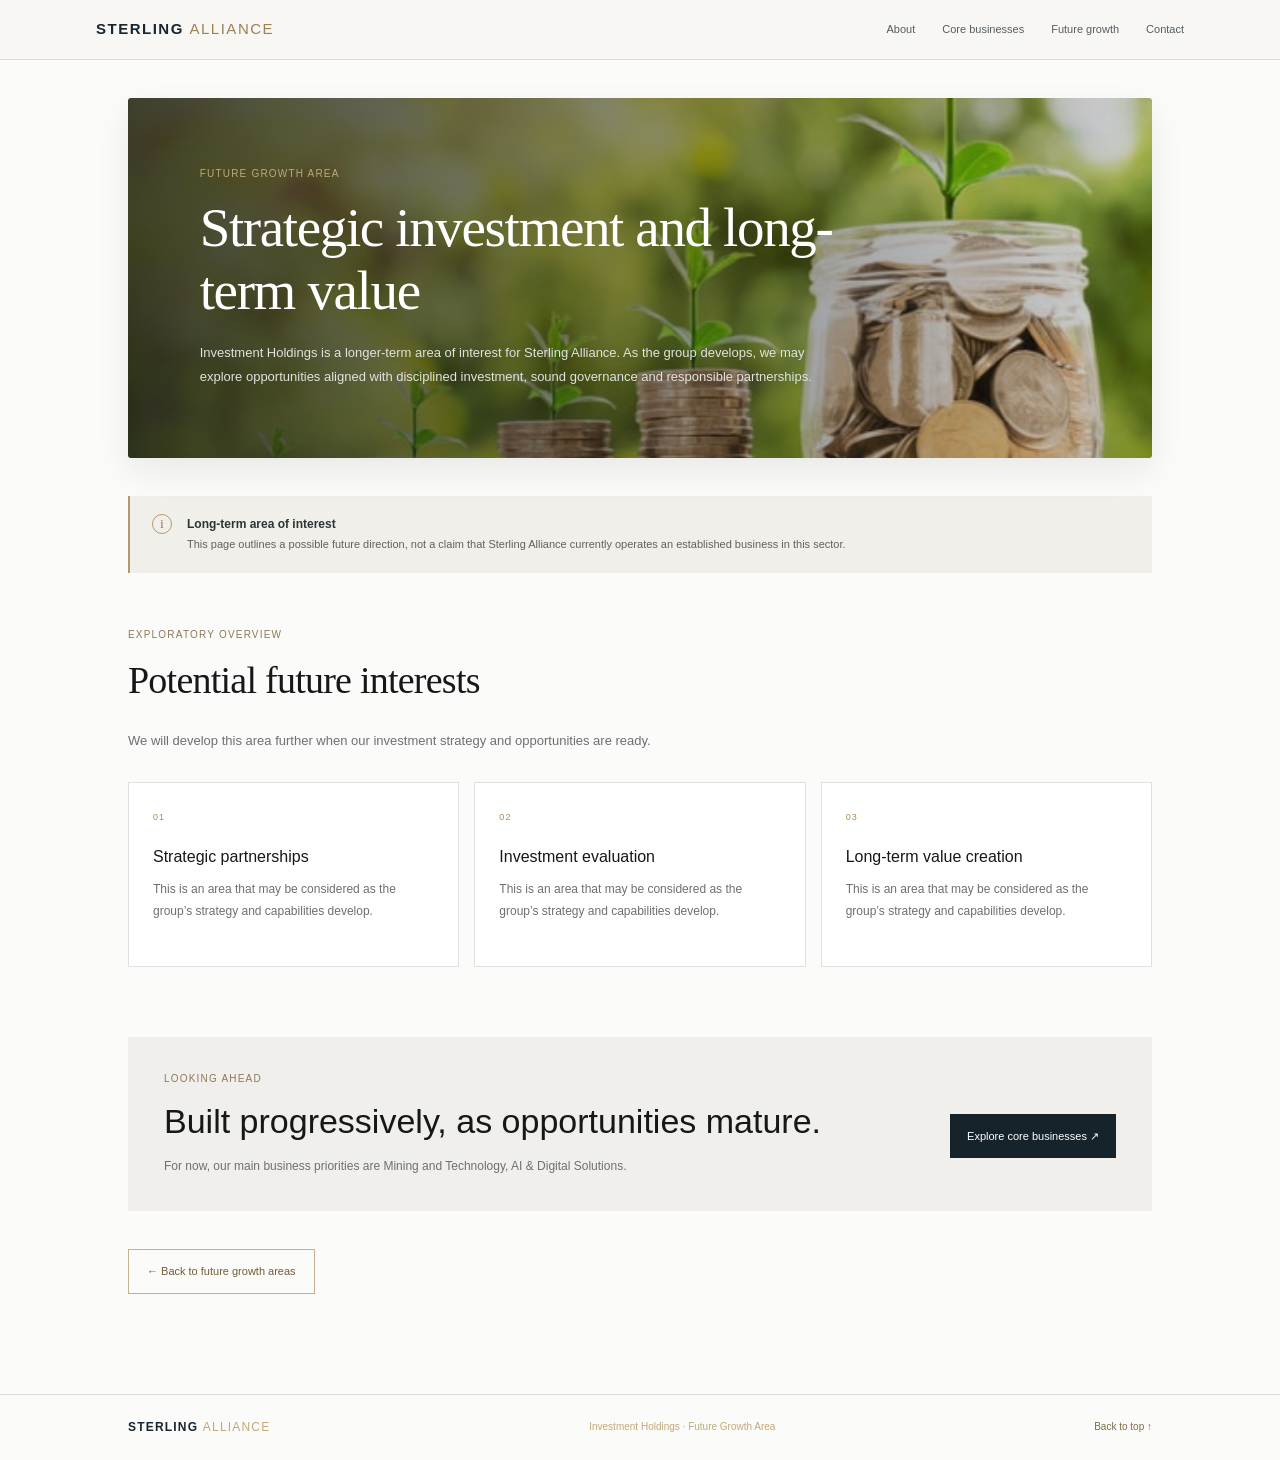
<file: investment-holdings.html>
<!DOCTYPE html>
<html lang="en"><head><meta charset="UTF-8"><meta name="viewport" content="width=device-width, initial-scale=1.0"><meta name="description" content="Investment Holdings is a potential future growth area for Sterling Alliance."><title>Investment Holdings | Sterling Alliance</title><link rel="stylesheet" href="style.css"></head>
<body class="subpage-body future-subpage" id="top"><header class="division-header"><div class="brand"><a href="index.html">STERLING <span>ALLIANCE</span></a></div><nav aria-label="Main navigation"><a href="index.html#about">About</a><a href="index.html#businesses">Core businesses</a><a href="index.html#future">Future growth</a><a href="index.html#contact">Contact</a></nav></header>
<main class="division-page"><section class="division-hero investment"><div class="eyebrow">FUTURE GROWTH AREA</div><h1>Strategic investment and long-term value</h1><p>Investment Holdings is a longer-term area of interest for Sterling Alliance. As the group develops, we may explore opportunities aligned with disciplined investment, sound governance and responsible partnerships.</p></section><div class="future-notice"><span class="notice-mark">i</span><p><strong>Long-term area of interest</strong><br>This page outlines a possible future direction, not a claim that Sterling Alliance currently operates an established business in this sector.</p></div>
<section class="division-section future-overview"><div class="section-kicker">EXPLORATORY OVERVIEW</div><h2>Potential future interests</h2><p>We will develop this area further when our investment strategy and opportunities are ready.</p><div class="portfolio-grid"><article class="portfolio-card"><span class="service-index">01</span><h3>Strategic partnerships</h3><p>This is an area that may be considered as the group’s strategy and capabilities develop.</p></article><article class="portfolio-card"><span class="service-index">02</span><h3>Investment evaluation</h3><p>This is an area that may be considered as the group’s strategy and capabilities develop.</p></article><article class="portfolio-card"><span class="service-index">03</span><h3>Long-term value creation</h3><p>This is an area that may be considered as the group’s strategy and capabilities develop.</p></article></div></section><section class="division-cta"><div><div class="section-kicker">LOOKING AHEAD</div><h2>Built progressively, as opportunities mature.</h2><p>For now, our main business priorities are Mining and Technology, AI &amp; Digital Solutions.</p></div><a class="button button-dark" href="index.html#businesses">Explore core businesses ↗</a></section><a class="back-link" href="index.html#future">← Back to future growth areas</a></main>
<footer class="subpage-footer"><a href="index.html">STERLING <span>ALLIANCE</span></a><span>Investment Holdings · Future Growth Area</span><a href="#top">Back to top ↑</a></footer><script src="script.js"></script></body></html>
</file>
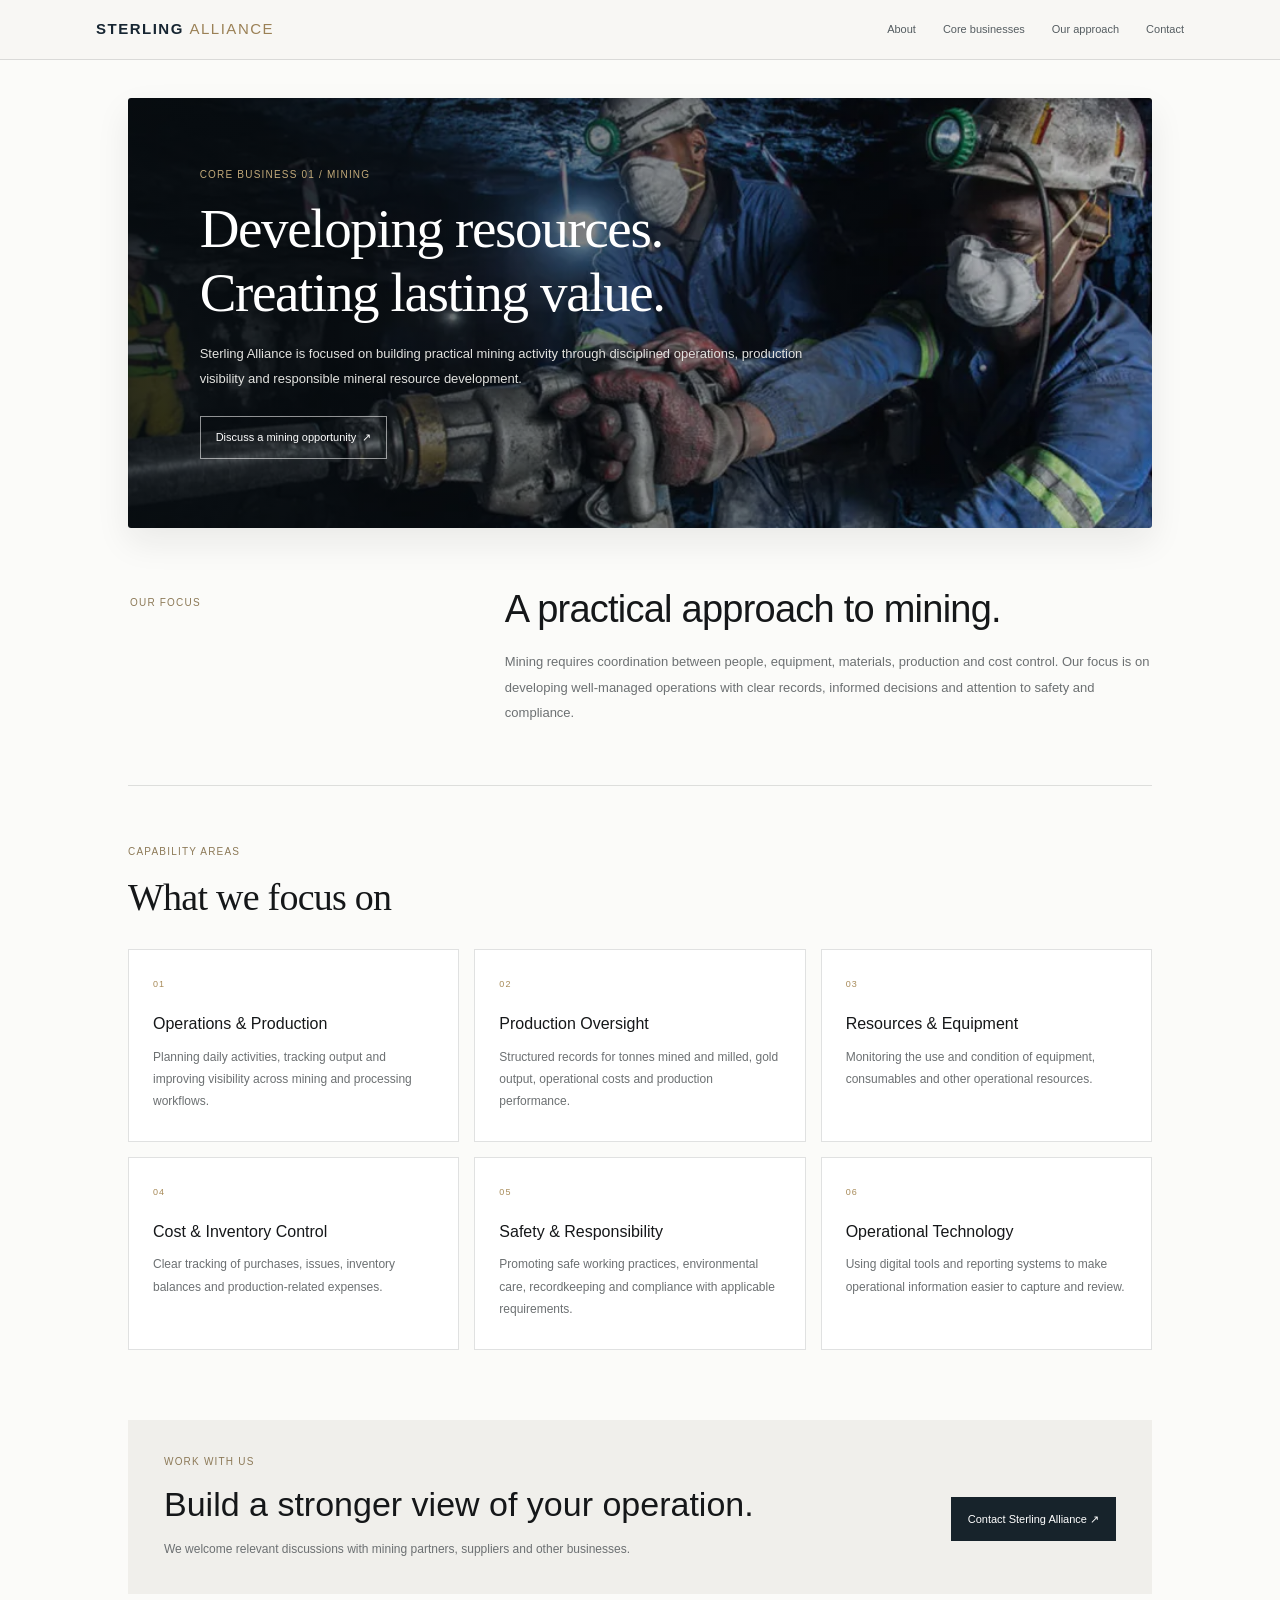
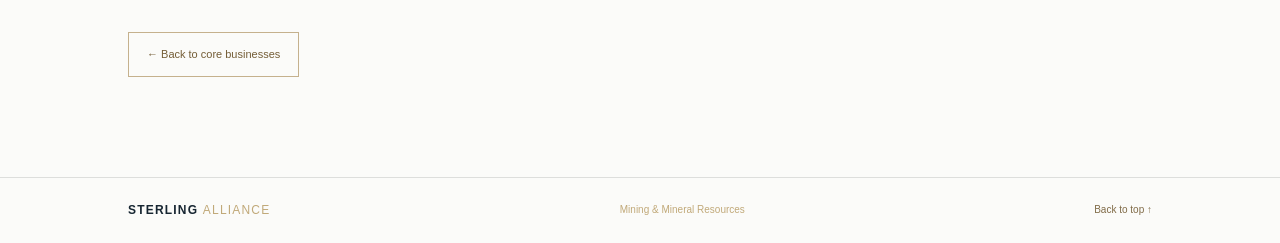
<file: mining.html>
<!DOCTYPE html>
<html lang="en"><head><meta charset="UTF-8"><meta name="viewport" content="width=device-width, initial-scale=1.0"><meta name="description" content="Sterling Alliance Mining focuses on mining operations, production oversight and responsible mineral resource development."><title>Mining &amp; Mineral Resources | Sterling Alliance</title><link rel="stylesheet" href="style.css"></head>
<body class="subpage-body" id="top"><header class="division-header"><div class="brand"><a href="index.html">STERLING <span>ALLIANCE</span></a></div><nav aria-label="Main navigation"><a href="index.html#about">About</a><a href="index.html#businesses">Core businesses</a><a href="index.html#approach">Our approach</a><a href="index.html#contact">Contact</a></nav></header>
<main class="division-page"><section class="division-hero mining"><div class="eyebrow">CORE BUSINESS 01 / MINING</div><h1>Developing resources.<br>Creating lasting value.</h1><p>Sterling Alliance is focused on building practical mining activity through disciplined operations, production visibility and responsible mineral resource development.</p><a class="hero-inline-link" href="index.html#contact">Discuss a mining opportunity&nbsp; ↗</a></section>
<div class="division-intro-row"><div class="section-kicker">OUR FOCUS</div><div><h2>A practical approach to mining.</h2><p>Mining requires coordination between people, equipment, materials, production and cost control. Our focus is on developing well-managed operations with clear records, informed decisions and attention to safety and compliance.</p></div></div>
<section class="division-section"><div class="section-kicker">CAPABILITY AREAS</div><h2>What we focus on</h2><div class="portfolio-grid"><article class="portfolio-card"><span class="service-index">01</span><h3>Operations &amp; Production</h3><p>Planning daily activities, tracking output and improving visibility across mining and processing workflows.</p></article><article class="portfolio-card"><span class="service-index">02</span><h3>Production Oversight</h3><p>Structured records for tonnes mined and milled, gold output, operational costs and production performance.</p></article><article class="portfolio-card"><span class="service-index">03</span><h3>Resources &amp; Equipment</h3><p>Monitoring the use and condition of equipment, consumables and other operational resources.</p></article><article class="portfolio-card"><span class="service-index">04</span><h3>Cost &amp; Inventory Control</h3><p>Clear tracking of purchases, issues, inventory balances and production-related expenses.</p></article><article class="portfolio-card"><span class="service-index">05</span><h3>Safety &amp; Responsibility</h3><p>Promoting safe working practices, environmental care, recordkeeping and compliance with applicable requirements.</p></article><article class="portfolio-card"><span class="service-index">06</span><h3>Operational Technology</h3><p>Using digital tools and reporting systems to make operational information easier to capture and review.</p></article></div></section>
<section class="division-cta"><div><div class="section-kicker">WORK WITH US</div><h2>Build a stronger view of your operation.</h2><p>We welcome relevant discussions with mining partners, suppliers and other businesses.</p></div><a class="button button-dark" href="index.html#contact">Contact Sterling Alliance ↗</a></section>
<a class="back-link" href="index.html#businesses">← Back to core businesses</a></main>
<footer class="subpage-footer"><a href="index.html">STERLING <span>ALLIANCE</span></a><span>Mining &amp; Mineral Resources</span><a href="#top">Back to top ↑</a></footer><script src="script.js"></script></body></html>
</file>
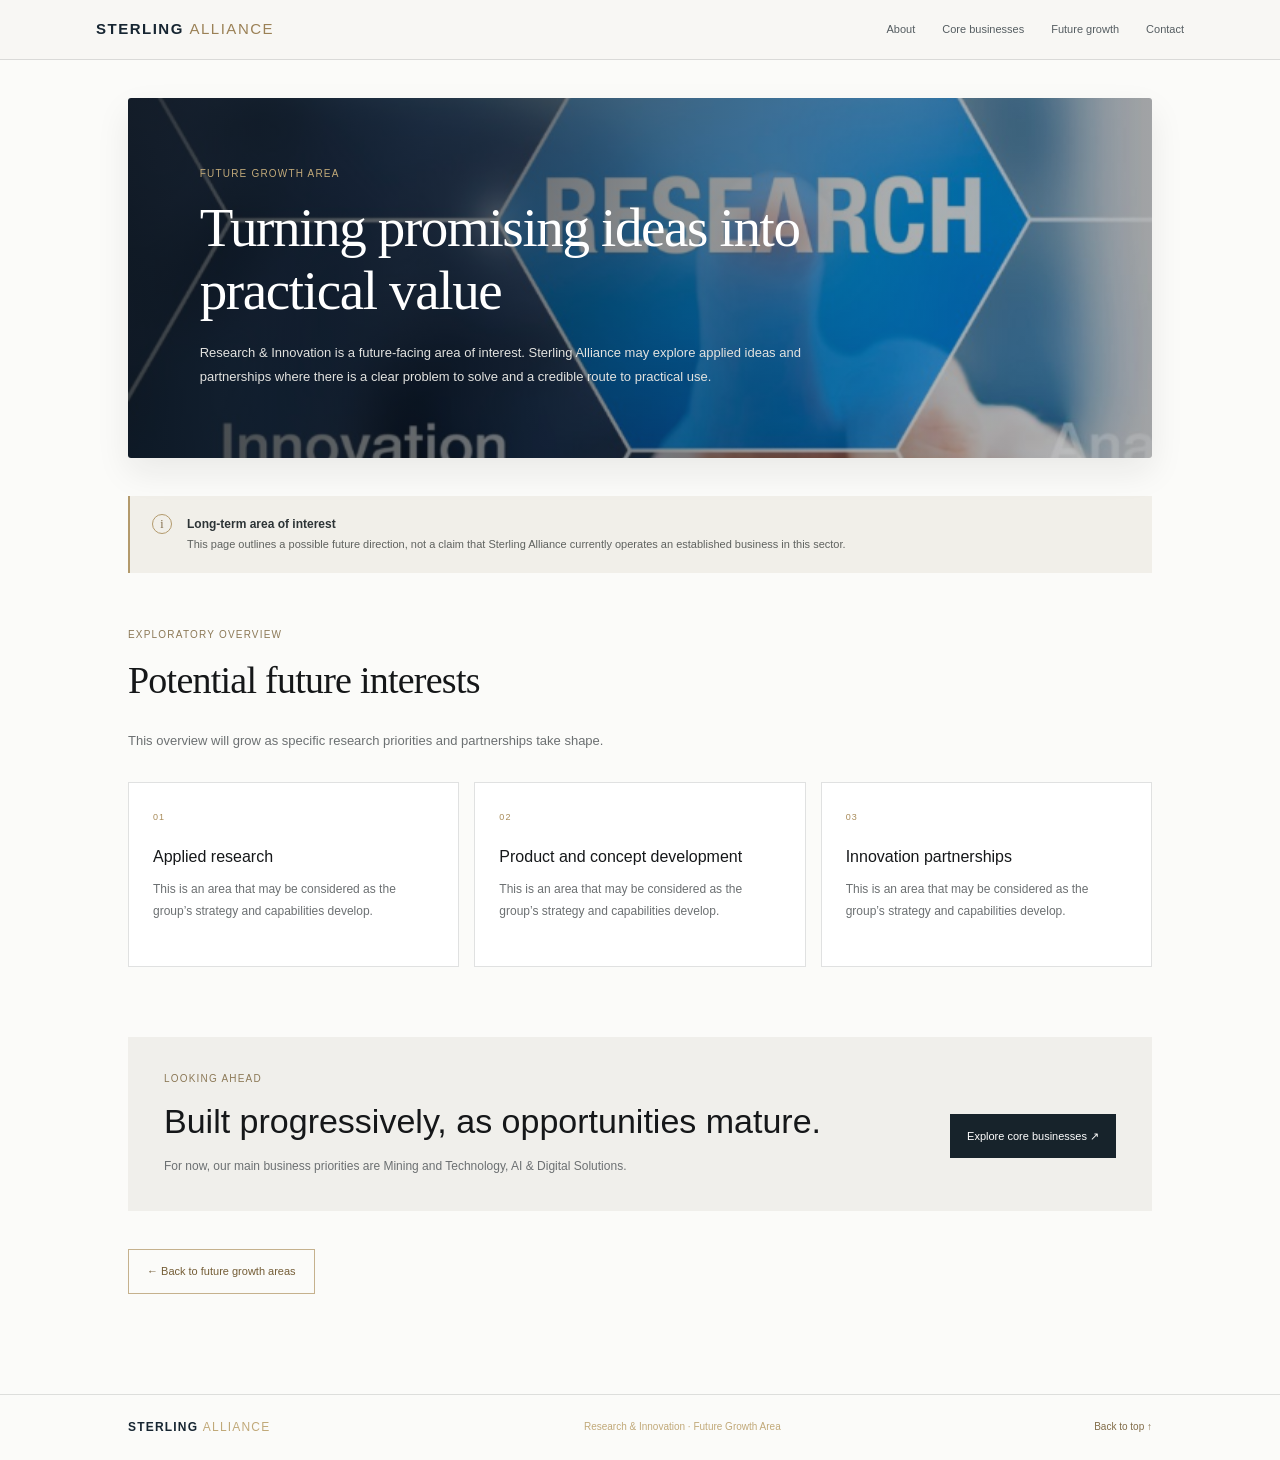
<file: research-innovation.html>
<!DOCTYPE html>
<html lang="en"><head><meta charset="UTF-8"><meta name="viewport" content="width=device-width, initial-scale=1.0"><meta name="description" content="Research & Innovation is a potential future growth area for Sterling Alliance."><title>Research & Innovation | Sterling Alliance</title><link rel="stylesheet" href="style.css"></head>
<body class="subpage-body future-subpage" id="top"><header class="division-header"><div class="brand"><a href="index.html">STERLING <span>ALLIANCE</span></a></div><nav aria-label="Main navigation"><a href="index.html#about">About</a><a href="index.html#businesses">Core businesses</a><a href="index.html#future">Future growth</a><a href="index.html#contact">Contact</a></nav></header>
<main class="division-page"><section class="division-hero research"><div class="eyebrow">FUTURE GROWTH AREA</div><h1>Turning promising ideas into practical value</h1><p>Research & Innovation is a future-facing area of interest. Sterling Alliance may explore applied ideas and partnerships where there is a clear problem to solve and a credible route to practical use.</p></section><div class="future-notice"><span class="notice-mark">i</span><p><strong>Long-term area of interest</strong><br>This page outlines a possible future direction, not a claim that Sterling Alliance currently operates an established business in this sector.</p></div>
<section class="division-section future-overview"><div class="section-kicker">EXPLORATORY OVERVIEW</div><h2>Potential future interests</h2><p>This overview will grow as specific research priorities and partnerships take shape.</p><div class="portfolio-grid"><article class="portfolio-card"><span class="service-index">01</span><h3>Applied research</h3><p>This is an area that may be considered as the group’s strategy and capabilities develop.</p></article><article class="portfolio-card"><span class="service-index">02</span><h3>Product and concept development</h3><p>This is an area that may be considered as the group’s strategy and capabilities develop.</p></article><article class="portfolio-card"><span class="service-index">03</span><h3>Innovation partnerships</h3><p>This is an area that may be considered as the group’s strategy and capabilities develop.</p></article></div></section><section class="division-cta"><div><div class="section-kicker">LOOKING AHEAD</div><h2>Built progressively, as opportunities mature.</h2><p>For now, our main business priorities are Mining and Technology, AI &amp; Digital Solutions.</p></div><a class="button button-dark" href="index.html#businesses">Explore core businesses ↗</a></section><a class="back-link" href="index.html#future">← Back to future growth areas</a></main>
<footer class="subpage-footer"><a href="index.html">STERLING <span>ALLIANCE</span></a><span>Research & Innovation · Future Growth Area</span><a href="#top">Back to top ↑</a></footer><script src="script.js"></script></body></html>
</file>
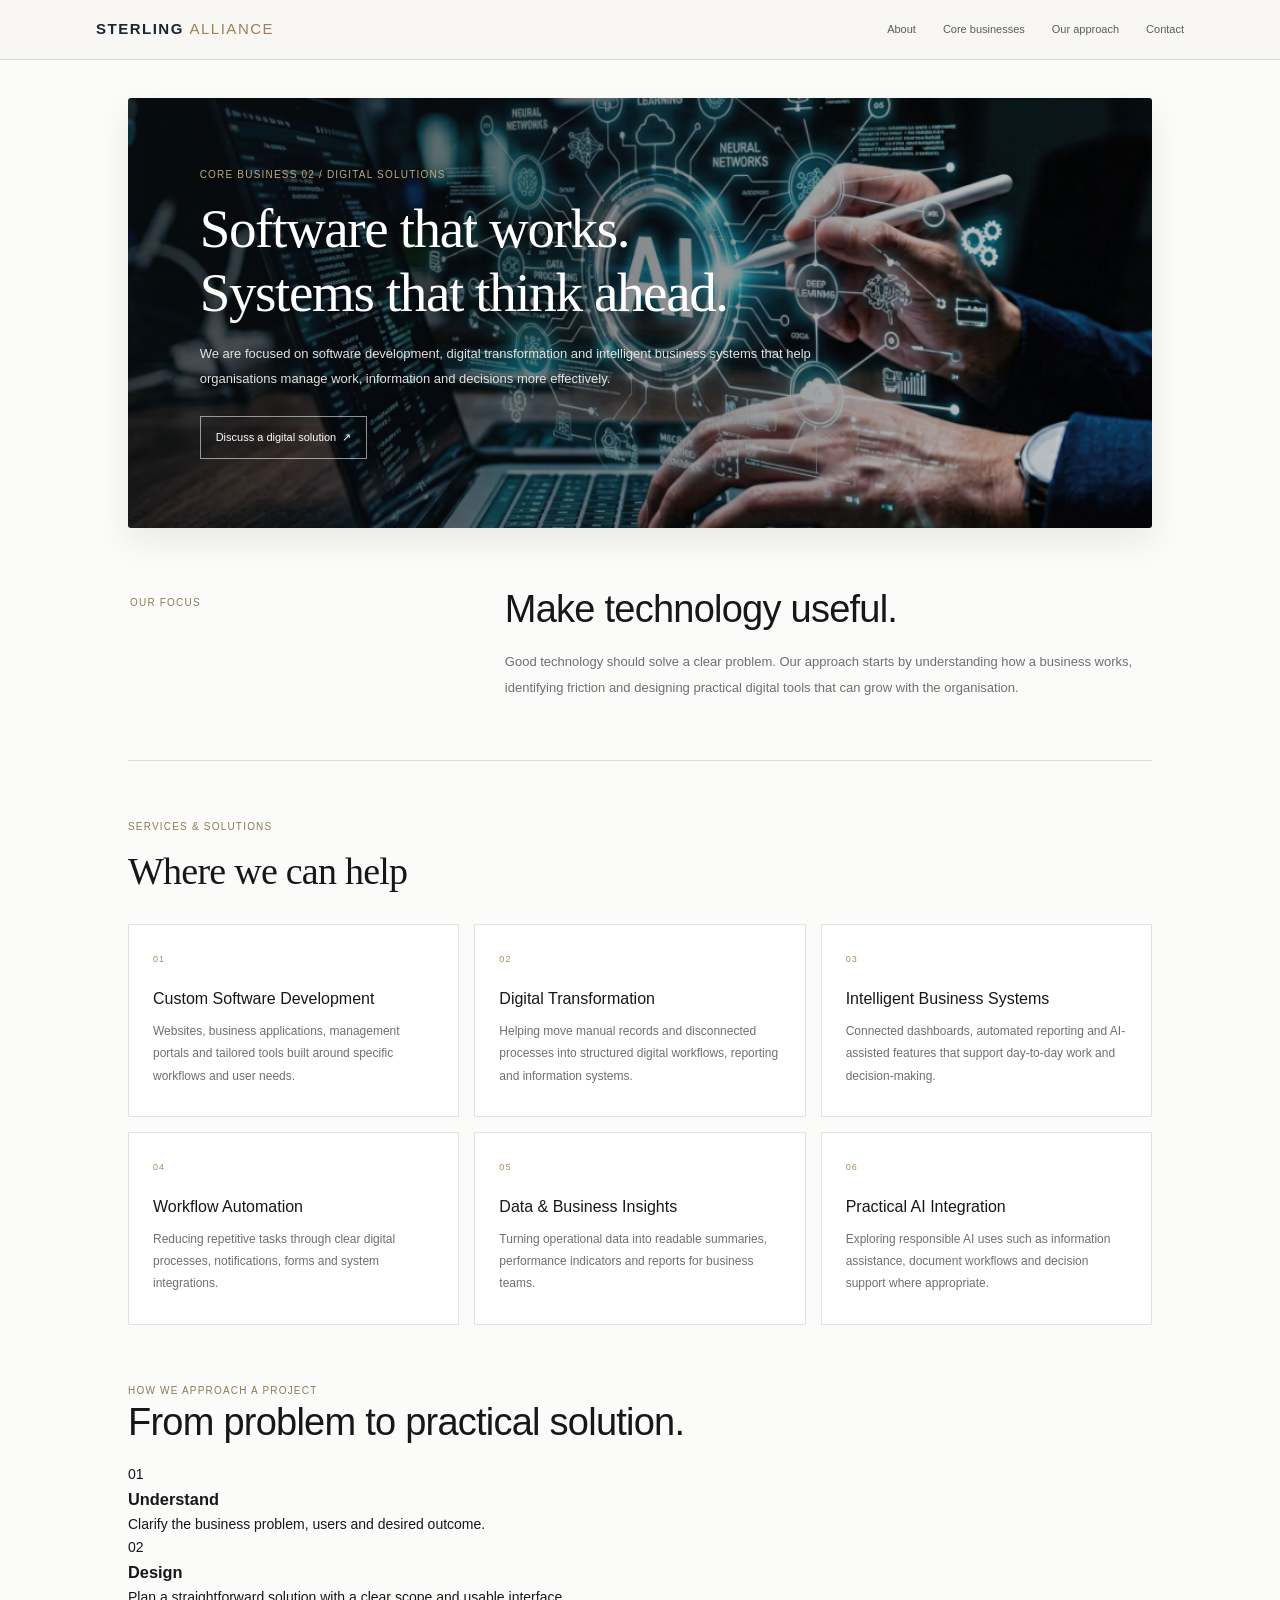
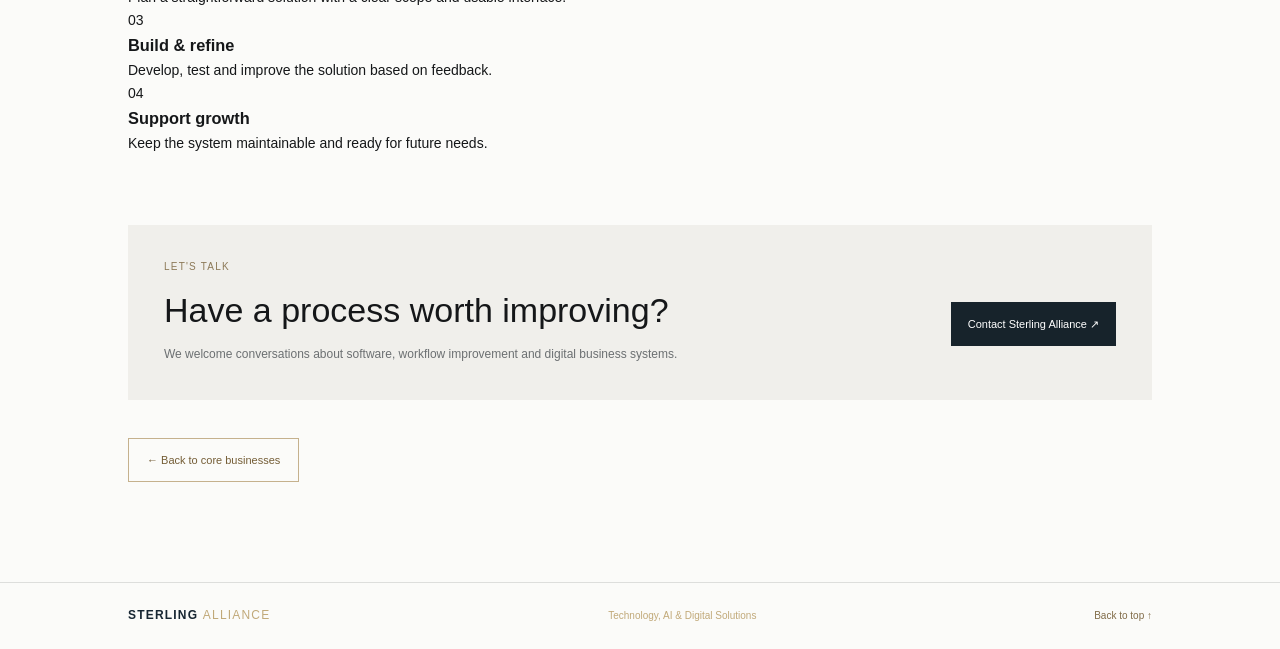
<file: technology-ai.html>
<!DOCTYPE html>
<html lang="en"><head><meta charset="UTF-8"><meta name="viewport" content="width=device-width, initial-scale=1.0"><meta name="description" content="Sterling Alliance Digital focuses on software development, digital transformation and intelligent business systems."><title>Technology, AI &amp; Digital Solutions | Sterling Alliance</title><link rel="stylesheet" href="style.css"></head>
<body class="subpage-body" id="top"><header class="division-header"><div class="brand"><a href="index.html">STERLING <span>ALLIANCE</span></a></div><nav aria-label="Main navigation"><a href="index.html#about">About</a><a href="index.html#businesses">Core businesses</a><a href="index.html#approach">Our approach</a><a href="index.html#contact">Contact</a></nav></header>
<main class="division-page"><section class="division-hero technology"><div class="eyebrow">CORE BUSINESS 02 / DIGITAL SOLUTIONS</div><h1>Software that works.<br>Systems that think ahead.</h1><p>We are focused on software development, digital transformation and intelligent business systems that help organisations manage work, information and decisions more effectively.</p><a class="hero-inline-link" href="index.html#contact">Discuss a digital solution&nbsp; ↗</a></section>
<div class="division-intro-row"><div class="section-kicker">OUR FOCUS</div><div><h2>Make technology useful.</h2><p>Good technology should solve a clear problem. Our approach starts by understanding how a business works, identifying friction and designing practical digital tools that can grow with the organisation.</p></div></div>
<section class="division-section"><div class="section-kicker">SERVICES &amp; SOLUTIONS</div><h2>Where we can help</h2><div class="portfolio-grid"><article class="portfolio-card"><span class="service-index">01</span><h3>Custom Software Development</h3><p>Websites, business applications, management portals and tailored tools built around specific workflows and user needs.</p></article><article class="portfolio-card"><span class="service-index">02</span><h3>Digital Transformation</h3><p>Helping move manual records and disconnected processes into structured digital workflows, reporting and information systems.</p></article><article class="portfolio-card"><span class="service-index">03</span><h3>Intelligent Business Systems</h3><p>Connected dashboards, automated reporting and AI-assisted features that support day-to-day work and decision-making.</p></article><article class="portfolio-card"><span class="service-index">04</span><h3>Workflow Automation</h3><p>Reducing repetitive tasks through clear digital processes, notifications, forms and system integrations.</p></article><article class="portfolio-card"><span class="service-index">05</span><h3>Data &amp; Business Insights</h3><p>Turning operational data into readable summaries, performance indicators and reports for business teams.</p></article><article class="portfolio-card"><span class="service-index">06</span><h3>Practical AI Integration</h3><p>Exploring responsible AI uses such as information assistance, document workflows and decision support where appropriate.</p></article></div></section>
<section class="technology-process"><div class="section-kicker">HOW WE APPROACH A PROJECT</div><h2>From problem to practical solution.</h2><div class="process-grid"><article><span>01</span><h3>Understand</h3><p>Clarify the business problem, users and desired outcome.</p></article><article><span>02</span><h3>Design</h3><p>Plan a straightforward solution with a clear scope and usable interface.</p></article><article><span>03</span><h3>Build &amp; refine</h3><p>Develop, test and improve the solution based on feedback.</p></article><article><span>04</span><h3>Support growth</h3><p>Keep the system maintainable and ready for future needs.</p></article></div></section>
<section class="division-cta"><div><div class="section-kicker">LET'S TALK</div><h2>Have a process worth improving?</h2><p>We welcome conversations about software, workflow improvement and digital business systems.</p></div><a class="button button-dark" href="index.html#contact">Contact Sterling Alliance ↗</a></section>
<a class="back-link" href="index.html#businesses">← Back to core businesses</a></main>
<footer class="subpage-footer"><a href="index.html">STERLING <span>ALLIANCE</span></a><span>Technology, AI &amp; Digital Solutions</span><a href="#top">Back to top ↑</a></footer><script src="script.js"></script></body></html>
</file>
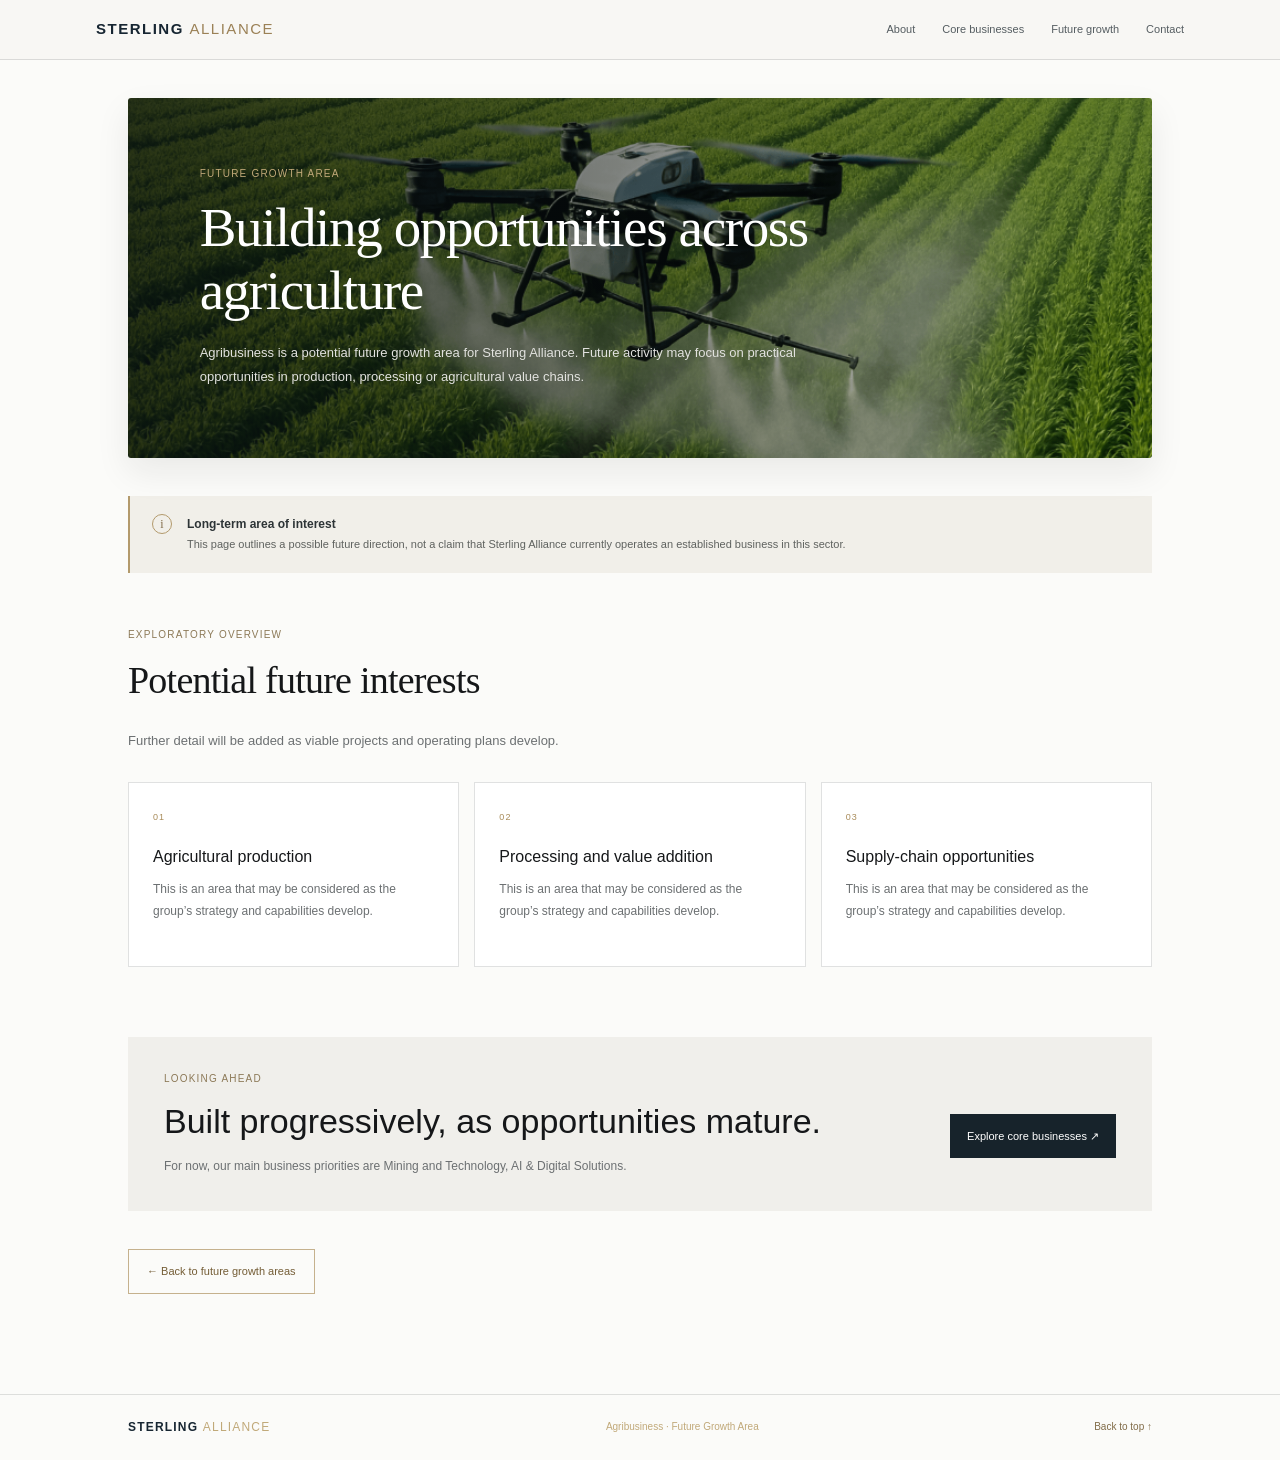
<file: SA2 red3/agribusiness.html>
<!DOCTYPE html>
<html lang="en"><head><meta charset="UTF-8"><meta name="viewport" content="width=device-width, initial-scale=1.0"><meta name="description" content="Agribusiness is a potential future growth area for Sterling Alliance."><title>Agribusiness | Sterling Alliance</title><link rel="stylesheet" href="style.css"><script async src="https://pagead2.googlesyndication.com/pagead/js/adsbygoogle.js?client=ca-pub-3075185337156078" crossorigin="anonymous"></script>
</head>
<body class="subpage-body future-subpage" id="top"><header class="division-header"><div class="brand"><a href="index.html">STERLING <span>ALLIANCE</span></a></div><nav aria-label="Main navigation"><a href="index.html#about">About</a><a href="index.html#businesses">Core businesses</a><a href="index.html#future">Future growth</a><a href="index.html#contact">Contact</a></nav></header>
<main class="division-page"><section class="division-hero agri"><div class="eyebrow">FUTURE GROWTH AREA</div><h1>Building opportunities across agriculture</h1><p>Agribusiness is a potential future growth area for Sterling Alliance. Future activity may focus on practical opportunities in production, processing or agricultural value chains.</p></section><div class="future-notice"><span class="notice-mark">i</span><p><strong>Long-term area of interest</strong><br>This page outlines a possible future direction, not a claim that Sterling Alliance currently operates an established business in this sector.</p></div>
<section class="division-section future-overview"><div class="section-kicker">EXPLORATORY OVERVIEW</div><h2>Potential future interests</h2><p>Further detail will be added as viable projects and operating plans develop.</p><div class="portfolio-grid"><article class="portfolio-card"><span class="service-index">01</span><h3>Agricultural production</h3><p>This is an area that may be considered as the group’s strategy and capabilities develop.</p></article><article class="portfolio-card"><span class="service-index">02</span><h3>Processing and value addition</h3><p>This is an area that may be considered as the group’s strategy and capabilities develop.</p></article><article class="portfolio-card"><span class="service-index">03</span><h3>Supply-chain opportunities</h3><p>This is an area that may be considered as the group’s strategy and capabilities develop.</p></article></div></section><section class="division-cta"><div><div class="section-kicker">LOOKING AHEAD</div><h2>Built progressively, as opportunities mature.</h2><p>For now, our main business priorities are Mining and Technology, AI &amp; Digital Solutions.</p></div><a class="button button-dark" href="index.html#businesses">Explore core businesses ↗</a></section><a class="back-link" href="index.html#future">← Back to future growth areas</a></main>
<footer class="subpage-footer"><a href="index.html">STERLING <span>ALLIANCE</span></a><span>Agribusiness · Future Growth Area</span><a href="#top">Back to top ↑</a></footer><script src="script.js"></script></body></html>
</file>
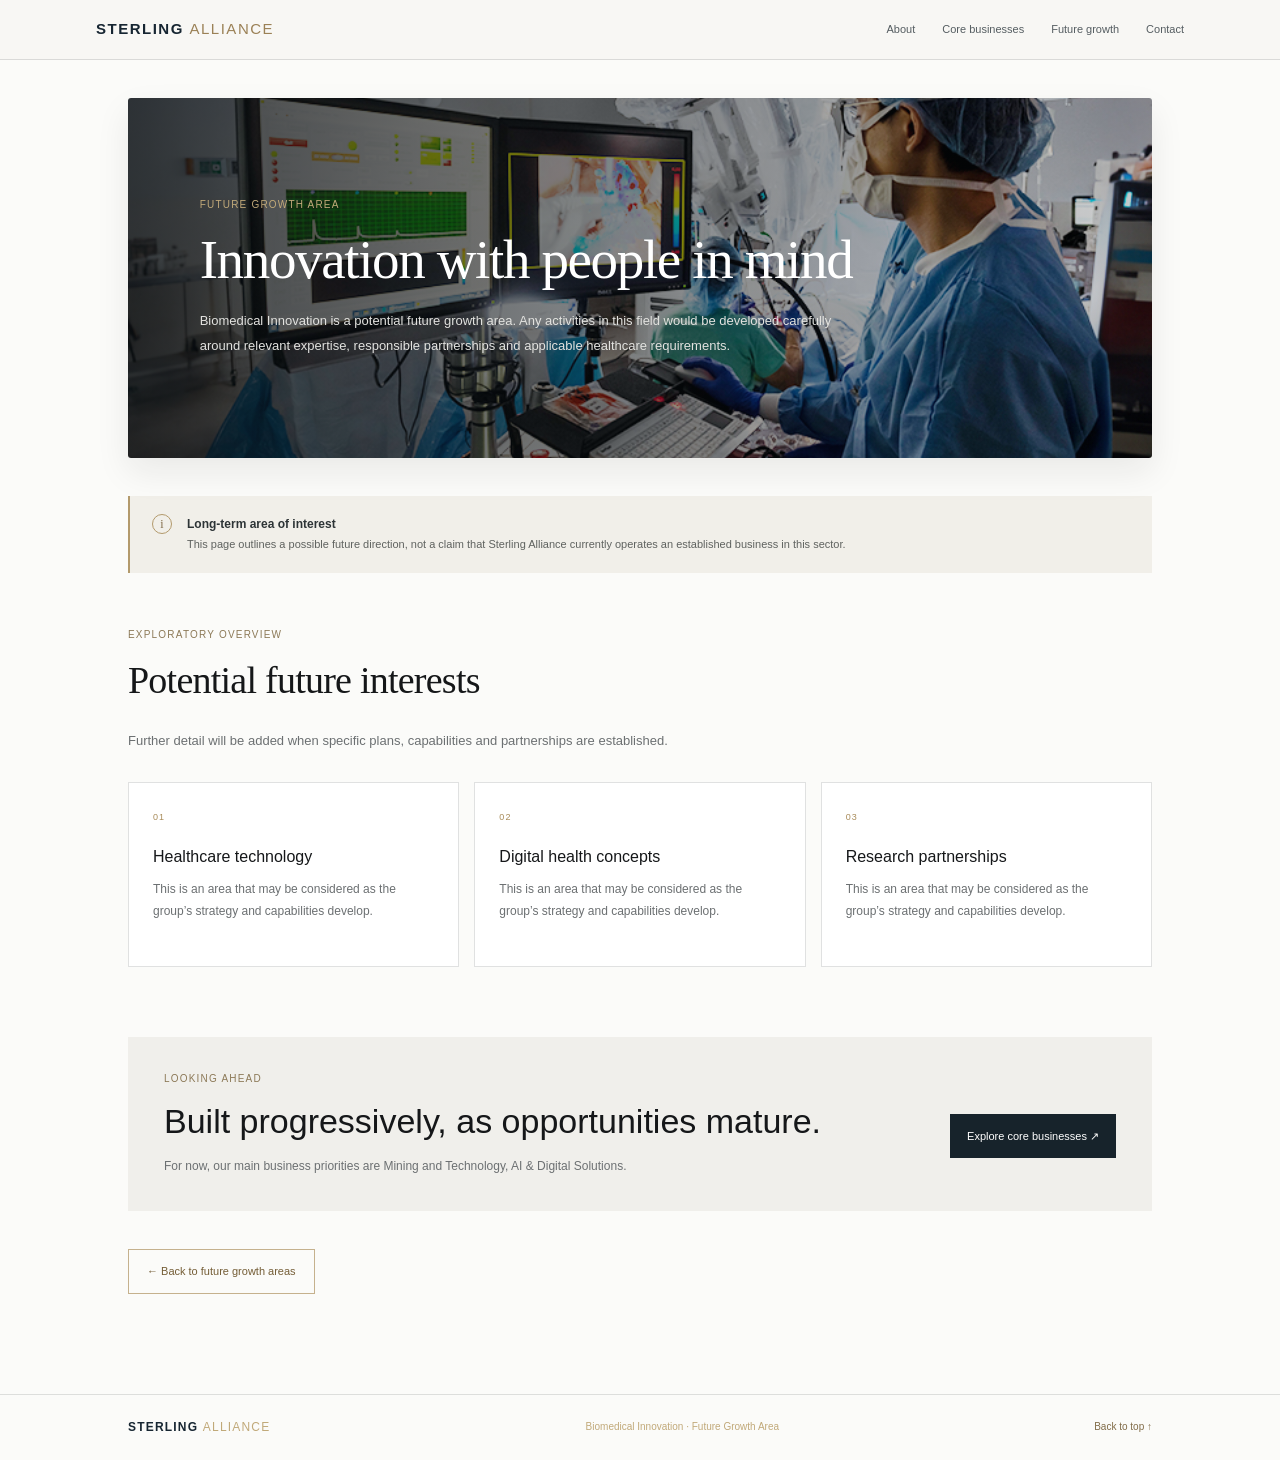
<file: SA2 red3/biomedical-innovation.html>
<!DOCTYPE html>
<html lang="en"><head><meta charset="UTF-8"><meta name="viewport" content="width=device-width, initial-scale=1.0"><meta name="description" content="Biomedical Innovation is a potential future growth area for Sterling Alliance."><title>Biomedical Innovation | Sterling Alliance</title><link rel="stylesheet" href="style.css"><script async src="https://pagead2.googlesyndication.com/pagead/js/adsbygoogle.js?client=ca-pub-3075185337156078" crossorigin="anonymous"></script>
</head>
<body class="subpage-body future-subpage" id="top"><header class="division-header"><div class="brand"><a href="index.html">STERLING <span>ALLIANCE</span></a></div><nav aria-label="Main navigation"><a href="index.html#about">About</a><a href="index.html#businesses">Core businesses</a><a href="index.html#future">Future growth</a><a href="index.html#contact">Contact</a></nav></header>
<main class="division-page"><section class="division-hero biomedical"><div class="eyebrow">FUTURE GROWTH AREA</div><h1>Innovation with people in mind</h1><p>Biomedical Innovation is a potential future growth area. Any activities in this field would be developed carefully around relevant expertise, responsible partnerships and applicable healthcare requirements.</p></section><div class="future-notice"><span class="notice-mark">i</span><p><strong>Long-term area of interest</strong><br>This page outlines a possible future direction, not a claim that Sterling Alliance currently operates an established business in this sector.</p></div>
<section class="division-section future-overview"><div class="section-kicker">EXPLORATORY OVERVIEW</div><h2>Potential future interests</h2><p>Further detail will be added when specific plans, capabilities and partnerships are established.</p><div class="portfolio-grid"><article class="portfolio-card"><span class="service-index">01</span><h3>Healthcare technology</h3><p>This is an area that may be considered as the group’s strategy and capabilities develop.</p></article><article class="portfolio-card"><span class="service-index">02</span><h3>Digital health concepts</h3><p>This is an area that may be considered as the group’s strategy and capabilities develop.</p></article><article class="portfolio-card"><span class="service-index">03</span><h3>Research partnerships</h3><p>This is an area that may be considered as the group’s strategy and capabilities develop.</p></article></div></section><section class="division-cta"><div><div class="section-kicker">LOOKING AHEAD</div><h2>Built progressively, as opportunities mature.</h2><p>For now, our main business priorities are Mining and Technology, AI &amp; Digital Solutions.</p></div><a class="button button-dark" href="index.html#businesses">Explore core businesses ↗</a></section><a class="back-link" href="index.html#future">← Back to future growth areas</a></main>
<footer class="subpage-footer"><a href="index.html">STERLING <span>ALLIANCE</span></a><span>Biomedical Innovation · Future Growth Area</span><a href="#top">Back to top ↑</a></footer><script src="script.js"></script></body></html>
</file>
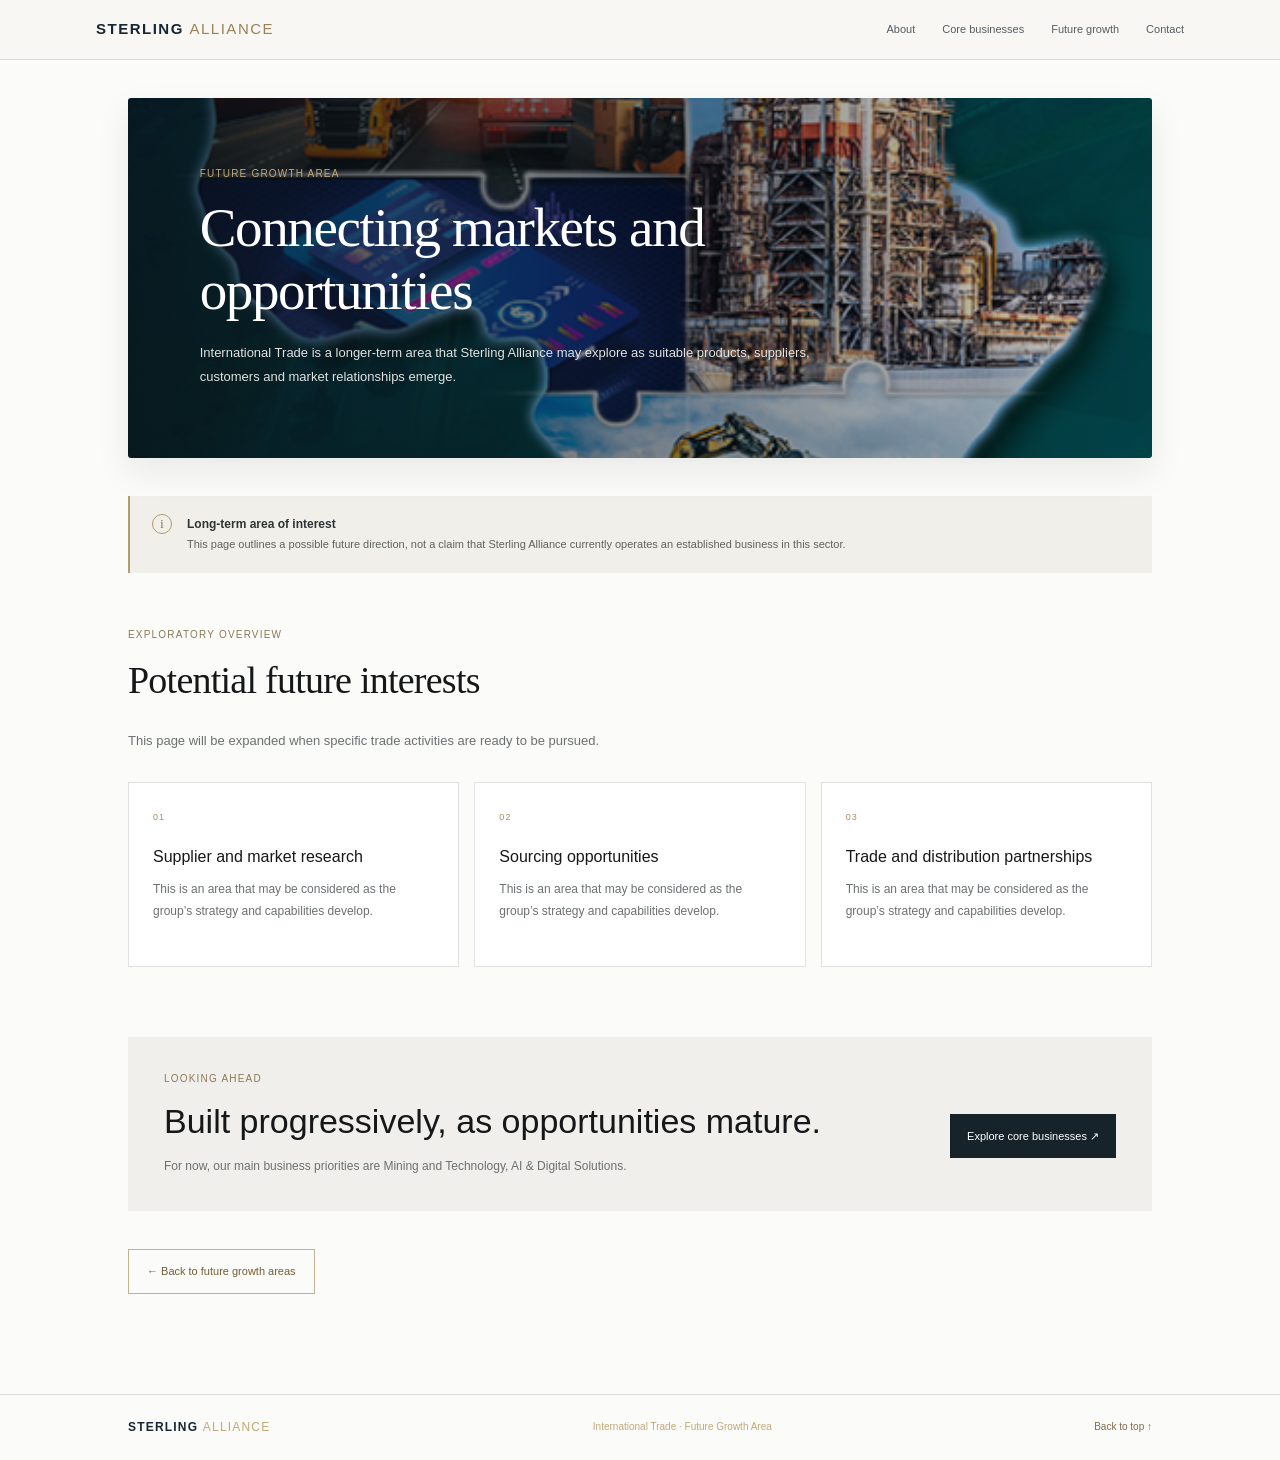
<file: SA2 red3/international-trade.html>
<!DOCTYPE html>
<html lang="en"><head><meta charset="UTF-8"><meta name="viewport" content="width=device-width, initial-scale=1.0"><meta name="description" content="International Trade is a potential future growth area for Sterling Alliance."><title>International Trade | Sterling Alliance</title><link rel="stylesheet" href="style.css"><script async src="https://pagead2.googlesyndication.com/pagead/js/adsbygoogle.js?client=ca-pub-3075185337156078" crossorigin="anonymous"></script>
</head>
<body class="subpage-body future-subpage" id="top"><header class="division-header"><div class="brand"><a href="index.html">STERLING <span>ALLIANCE</span></a></div><nav aria-label="Main navigation"><a href="index.html#about">About</a><a href="index.html#businesses">Core businesses</a><a href="index.html#future">Future growth</a><a href="index.html#contact">Contact</a></nav></header>
<main class="division-page"><section class="division-hero trade"><div class="eyebrow">FUTURE GROWTH AREA</div><h1>Connecting markets and opportunities</h1><p>International Trade is a longer-term area that Sterling Alliance may explore as suitable products, suppliers, customers and market relationships emerge.</p></section><div class="future-notice"><span class="notice-mark">i</span><p><strong>Long-term area of interest</strong><br>This page outlines a possible future direction, not a claim that Sterling Alliance currently operates an established business in this sector.</p></div>
<section class="division-section future-overview"><div class="section-kicker">EXPLORATORY OVERVIEW</div><h2>Potential future interests</h2><p>This page will be expanded when specific trade activities are ready to be pursued.</p><div class="portfolio-grid"><article class="portfolio-card"><span class="service-index">01</span><h3>Supplier and market research</h3><p>This is an area that may be considered as the group’s strategy and capabilities develop.</p></article><article class="portfolio-card"><span class="service-index">02</span><h3>Sourcing opportunities</h3><p>This is an area that may be considered as the group’s strategy and capabilities develop.</p></article><article class="portfolio-card"><span class="service-index">03</span><h3>Trade and distribution partnerships</h3><p>This is an area that may be considered as the group’s strategy and capabilities develop.</p></article></div></section><section class="division-cta"><div><div class="section-kicker">LOOKING AHEAD</div><h2>Built progressively, as opportunities mature.</h2><p>For now, our main business priorities are Mining and Technology, AI &amp; Digital Solutions.</p></div><a class="button button-dark" href="index.html#businesses">Explore core businesses ↗</a></section><a class="back-link" href="index.html#future">← Back to future growth areas</a></main>
<footer class="subpage-footer"><a href="index.html">STERLING <span>ALLIANCE</span></a><span>International Trade · Future Growth Area</span><a href="#top">Back to top ↑</a></footer><script src="script.js"></script></body></html>
</file>
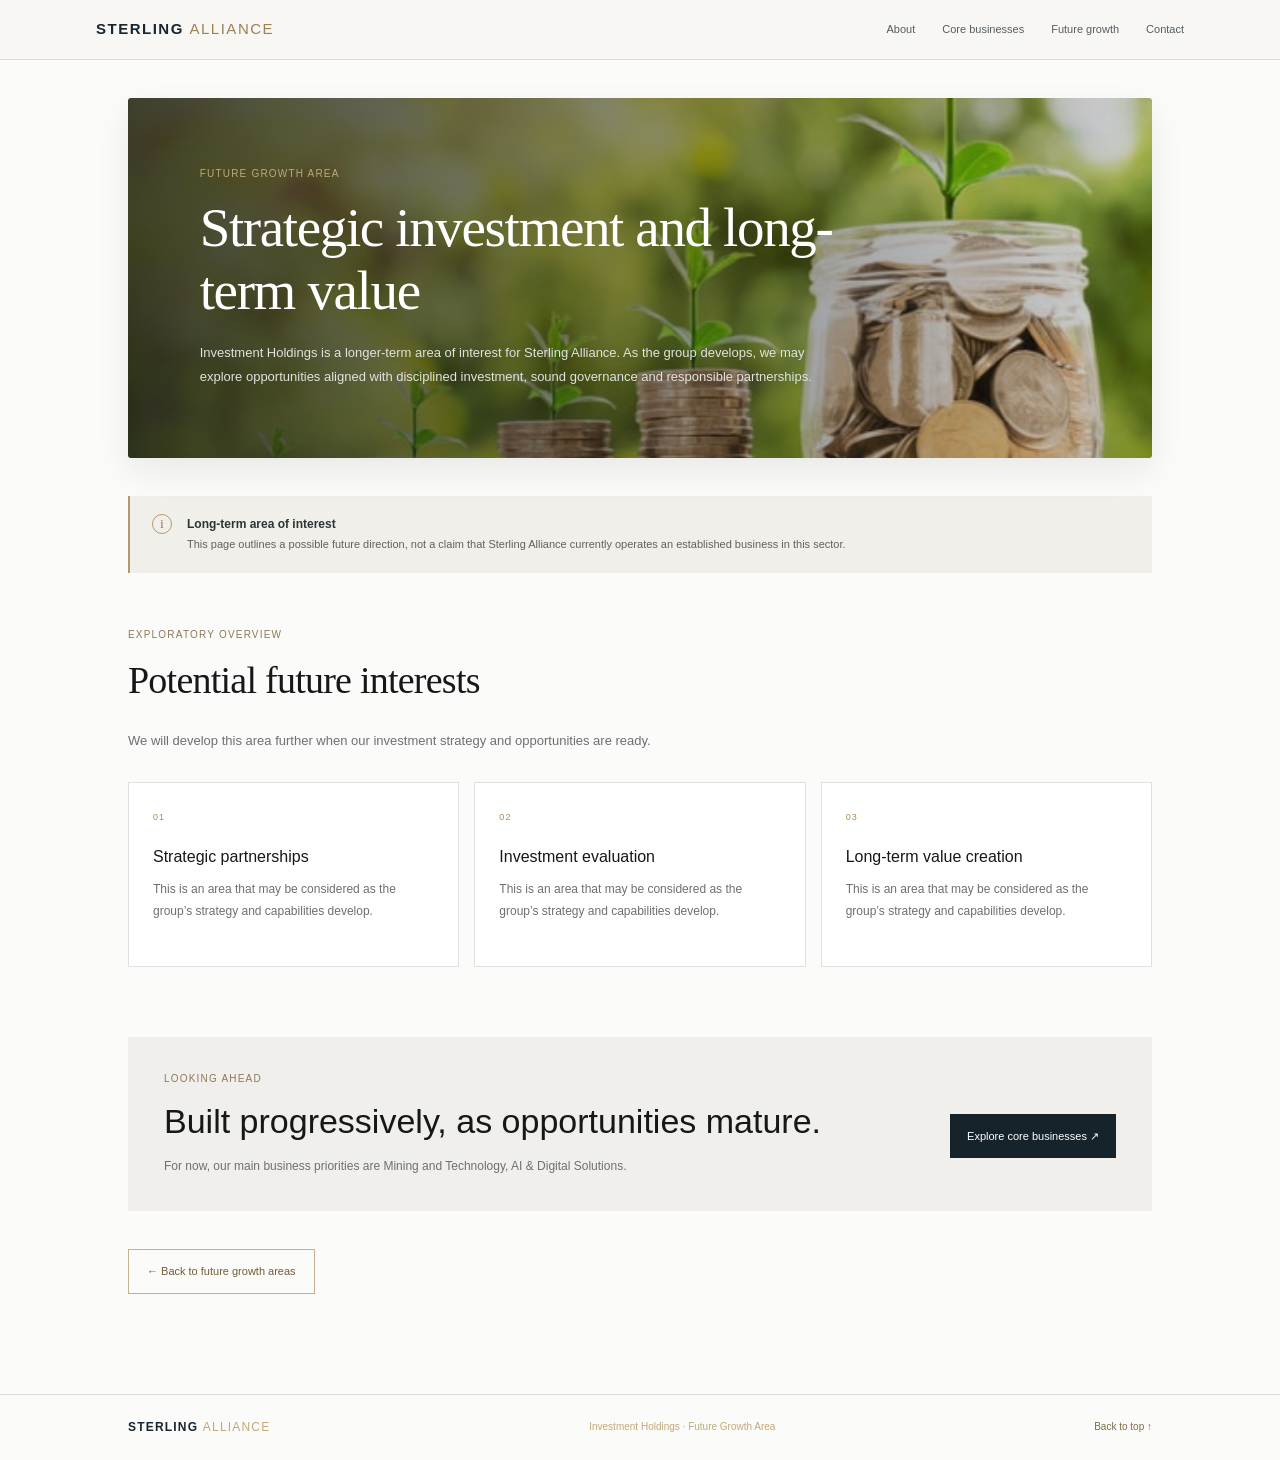
<file: SA2 red3/investment-holdings.html>
<!DOCTYPE html>
<html lang="en"><head><meta charset="UTF-8"><meta name="viewport" content="width=device-width, initial-scale=1.0"><meta name="description" content="Investment Holdings is a potential future growth area for Sterling Alliance."><title>Investment Holdings | Sterling Alliance</title><link rel="stylesheet" href="style.css"><script async src="https://pagead2.googlesyndication.com/pagead/js/adsbygoogle.js?client=ca-pub-3075185337156078" crossorigin="anonymous"></script>
</head>
<body class="subpage-body future-subpage" id="top"><header class="division-header"><div class="brand"><a href="index.html">STERLING <span>ALLIANCE</span></a></div><nav aria-label="Main navigation"><a href="index.html#about">About</a><a href="index.html#businesses">Core businesses</a><a href="index.html#future">Future growth</a><a href="index.html#contact">Contact</a></nav></header>
<main class="division-page"><section class="division-hero investment"><div class="eyebrow">FUTURE GROWTH AREA</div><h1>Strategic investment and long-term value</h1><p>Investment Holdings is a longer-term area of interest for Sterling Alliance. As the group develops, we may explore opportunities aligned with disciplined investment, sound governance and responsible partnerships.</p></section><div class="future-notice"><span class="notice-mark">i</span><p><strong>Long-term area of interest</strong><br>This page outlines a possible future direction, not a claim that Sterling Alliance currently operates an established business in this sector.</p></div>
<section class="division-section future-overview"><div class="section-kicker">EXPLORATORY OVERVIEW</div><h2>Potential future interests</h2><p>We will develop this area further when our investment strategy and opportunities are ready.</p><div class="portfolio-grid"><article class="portfolio-card"><span class="service-index">01</span><h3>Strategic partnerships</h3><p>This is an area that may be considered as the group’s strategy and capabilities develop.</p></article><article class="portfolio-card"><span class="service-index">02</span><h3>Investment evaluation</h3><p>This is an area that may be considered as the group’s strategy and capabilities develop.</p></article><article class="portfolio-card"><span class="service-index">03</span><h3>Long-term value creation</h3><p>This is an area that may be considered as the group’s strategy and capabilities develop.</p></article></div></section><section class="division-cta"><div><div class="section-kicker">LOOKING AHEAD</div><h2>Built progressively, as opportunities mature.</h2><p>For now, our main business priorities are Mining and Technology, AI &amp; Digital Solutions.</p></div><a class="button button-dark" href="index.html#businesses">Explore core businesses ↗</a></section><a class="back-link" href="index.html#future">← Back to future growth areas</a></main>
<footer class="subpage-footer"><a href="index.html">STERLING <span>ALLIANCE</span></a><span>Investment Holdings · Future Growth Area</span><a href="#top">Back to top ↑</a></footer><script src="script.js"></script></body></html>
</file>
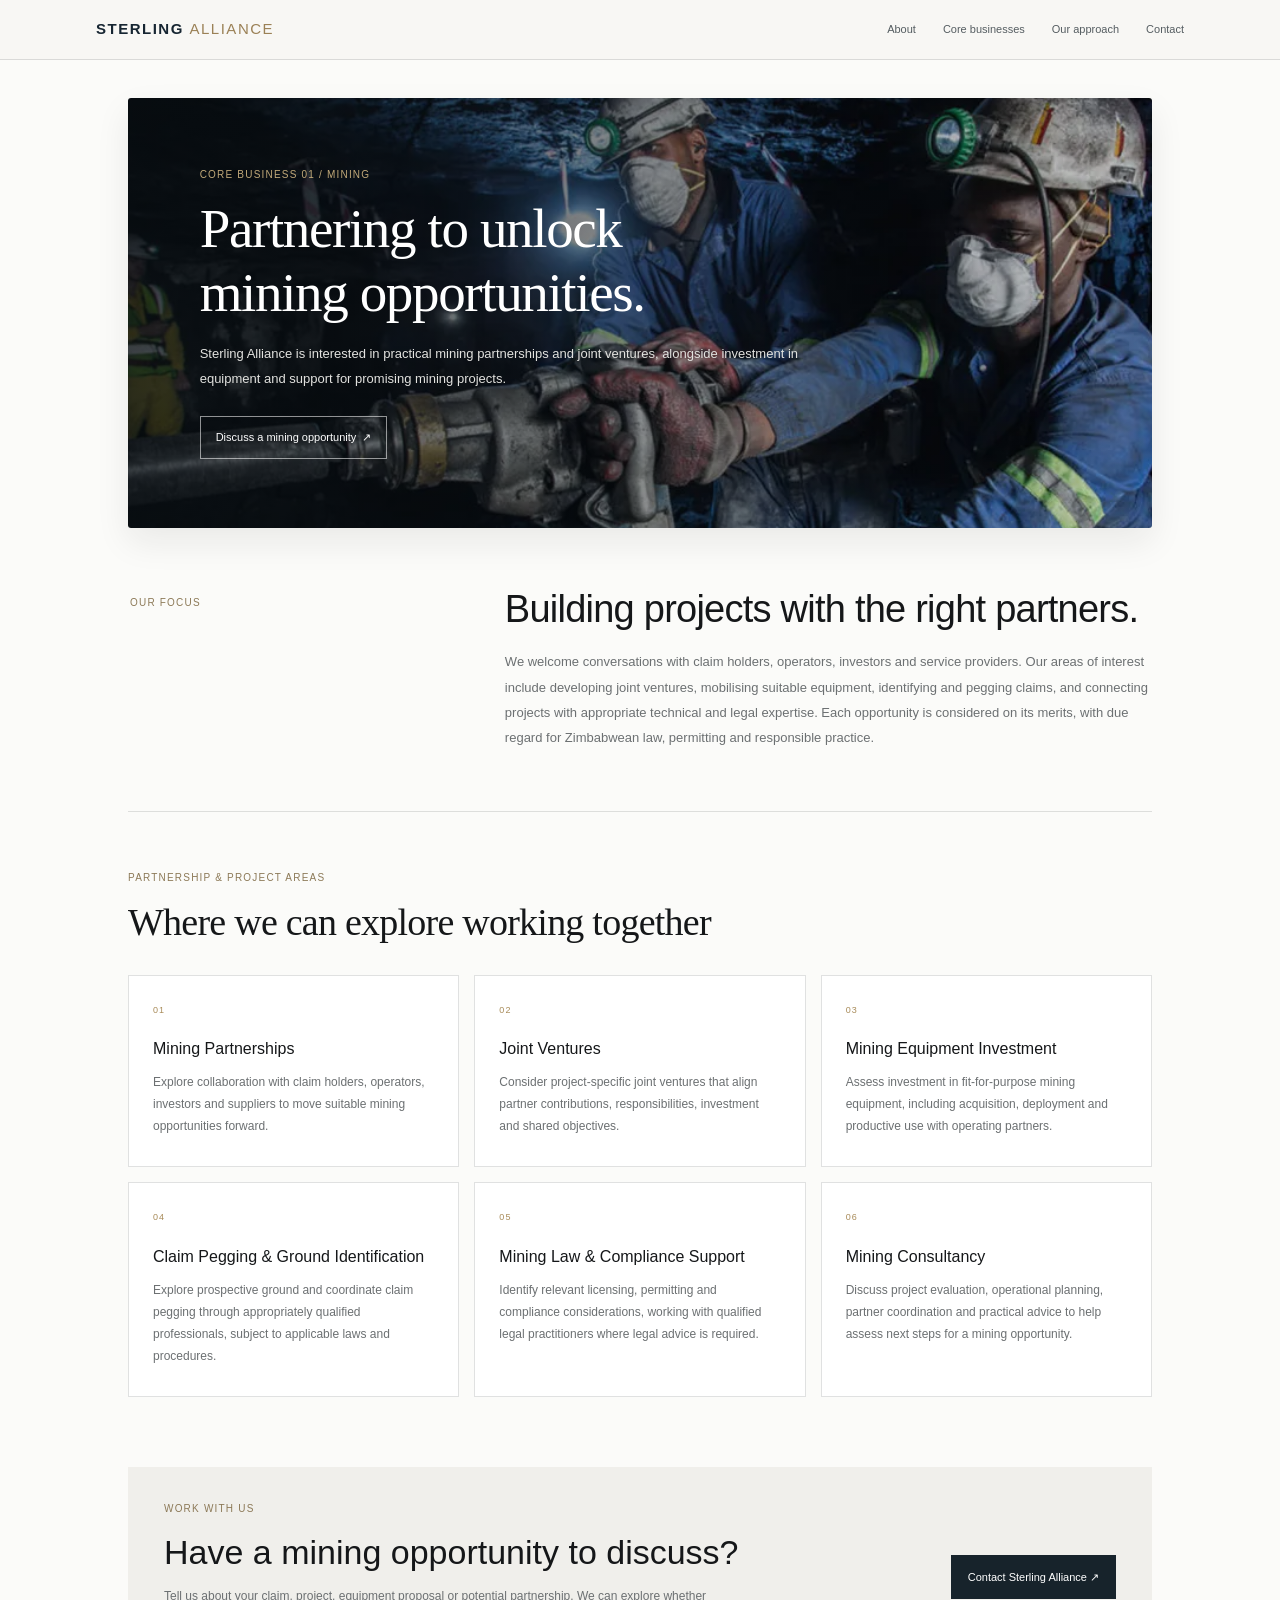
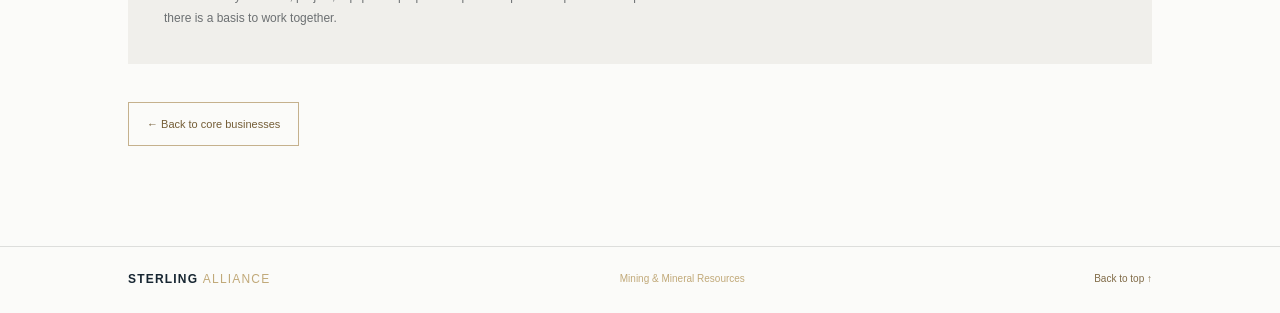
<file: SA2 red3/mining.html>
<!DOCTYPE html>
<html lang="en"><head><meta charset="UTF-8"><meta name="viewport" content="width=device-width, initial-scale=1.0"><meta name="description" content="Sterling Alliance explores mining partnerships and joint ventures, equipment investment, claim pegging, mining-law support and consultancy."><title>Mining Partnerships &amp; Projects | Sterling Alliance</title><link rel="stylesheet" href="style.css"><script async src="https://pagead2.googlesyndication.com/pagead/js/adsbygoogle.js?client=ca-pub-3075185337156078" crossorigin="anonymous"></script>
</head>
<body class="subpage-body" id="top"><header class="division-header"><div class="brand"><a href="index.html">STERLING <span>ALLIANCE</span></a></div><nav aria-label="Main navigation"><a href="index.html#about">About</a><a href="index.html#businesses">Core businesses</a><a href="index.html#approach">Our approach</a><a href="index.html#contact">Contact</a></nav></header>
<main class="division-page"><section class="division-hero mining"><div class="eyebrow">CORE BUSINESS 01 / MINING</div><h1>Partnering to unlock<br>mining opportunities.</h1><p>Sterling Alliance is interested in practical mining partnerships and joint ventures, alongside investment in equipment and support for promising mining projects.</p><a class="hero-inline-link" href="index.html#contact">Discuss a mining opportunity&nbsp; ↗</a></section>
<div class="division-intro-row"><div class="section-kicker">OUR FOCUS</div><div><h2>Building projects with the right partners.</h2><p>We welcome conversations with claim holders, operators, investors and service providers. Our areas of interest include developing joint ventures, mobilising suitable equipment, identifying and pegging claims, and connecting projects with appropriate technical and legal expertise. Each opportunity is considered on its merits, with due regard for Zimbabwean law, permitting and responsible practice.</p></div></div>
<section class="division-section"><div class="section-kicker">PARTNERSHIP &amp; PROJECT AREAS</div><h2>Where we can explore working together</h2><div class="portfolio-grid"><article class="portfolio-card"><span class="service-index">01</span><h3>Mining Partnerships</h3><p>Explore collaboration with claim holders, operators, investors and suppliers to move suitable mining opportunities forward.</p></article><article class="portfolio-card"><span class="service-index">02</span><h3>Joint Ventures</h3><p>Consider project-specific joint ventures that align partner contributions, responsibilities, investment and shared objectives.</p></article><article class="portfolio-card"><span class="service-index">03</span><h3>Mining Equipment Investment</h3><p>Assess investment in fit-for-purpose mining equipment, including acquisition, deployment and productive use with operating partners.</p></article><article class="portfolio-card"><span class="service-index">04</span><h3>Claim Pegging &amp; Ground Identification</h3><p>Explore prospective ground and coordinate claim pegging through appropriately qualified professionals, subject to applicable laws and procedures.</p></article><article class="portfolio-card"><span class="service-index">05</span><h3>Mining Law &amp; Compliance Support</h3><p>Identify relevant licensing, permitting and compliance considerations, working with qualified legal practitioners where legal advice is required.</p></article><article class="portfolio-card"><span class="service-index">06</span><h3>Mining Consultancy</h3><p>Discuss project evaluation, operational planning, partner coordination and practical advice to help assess next steps for a mining opportunity.</p></article></div></section>
<section class="division-cta"><div><div class="section-kicker">WORK WITH US</div><h2>Have a mining opportunity to discuss?</h2><p>Tell us about your claim, project, equipment proposal or potential partnership. We can explore whether there is a basis to work together.</p></div><a class="button button-dark" href="index.html#contact">Contact Sterling Alliance ↗</a></section>
<a class="back-link" href="index.html#businesses">← Back to core businesses</a></main>
<footer class="subpage-footer"><a href="index.html">STERLING <span>ALLIANCE</span></a><span>Mining &amp; Mineral Resources</span><a href="#top">Back to top ↑</a></footer><script src="script.js"></script></body></html>
</file>
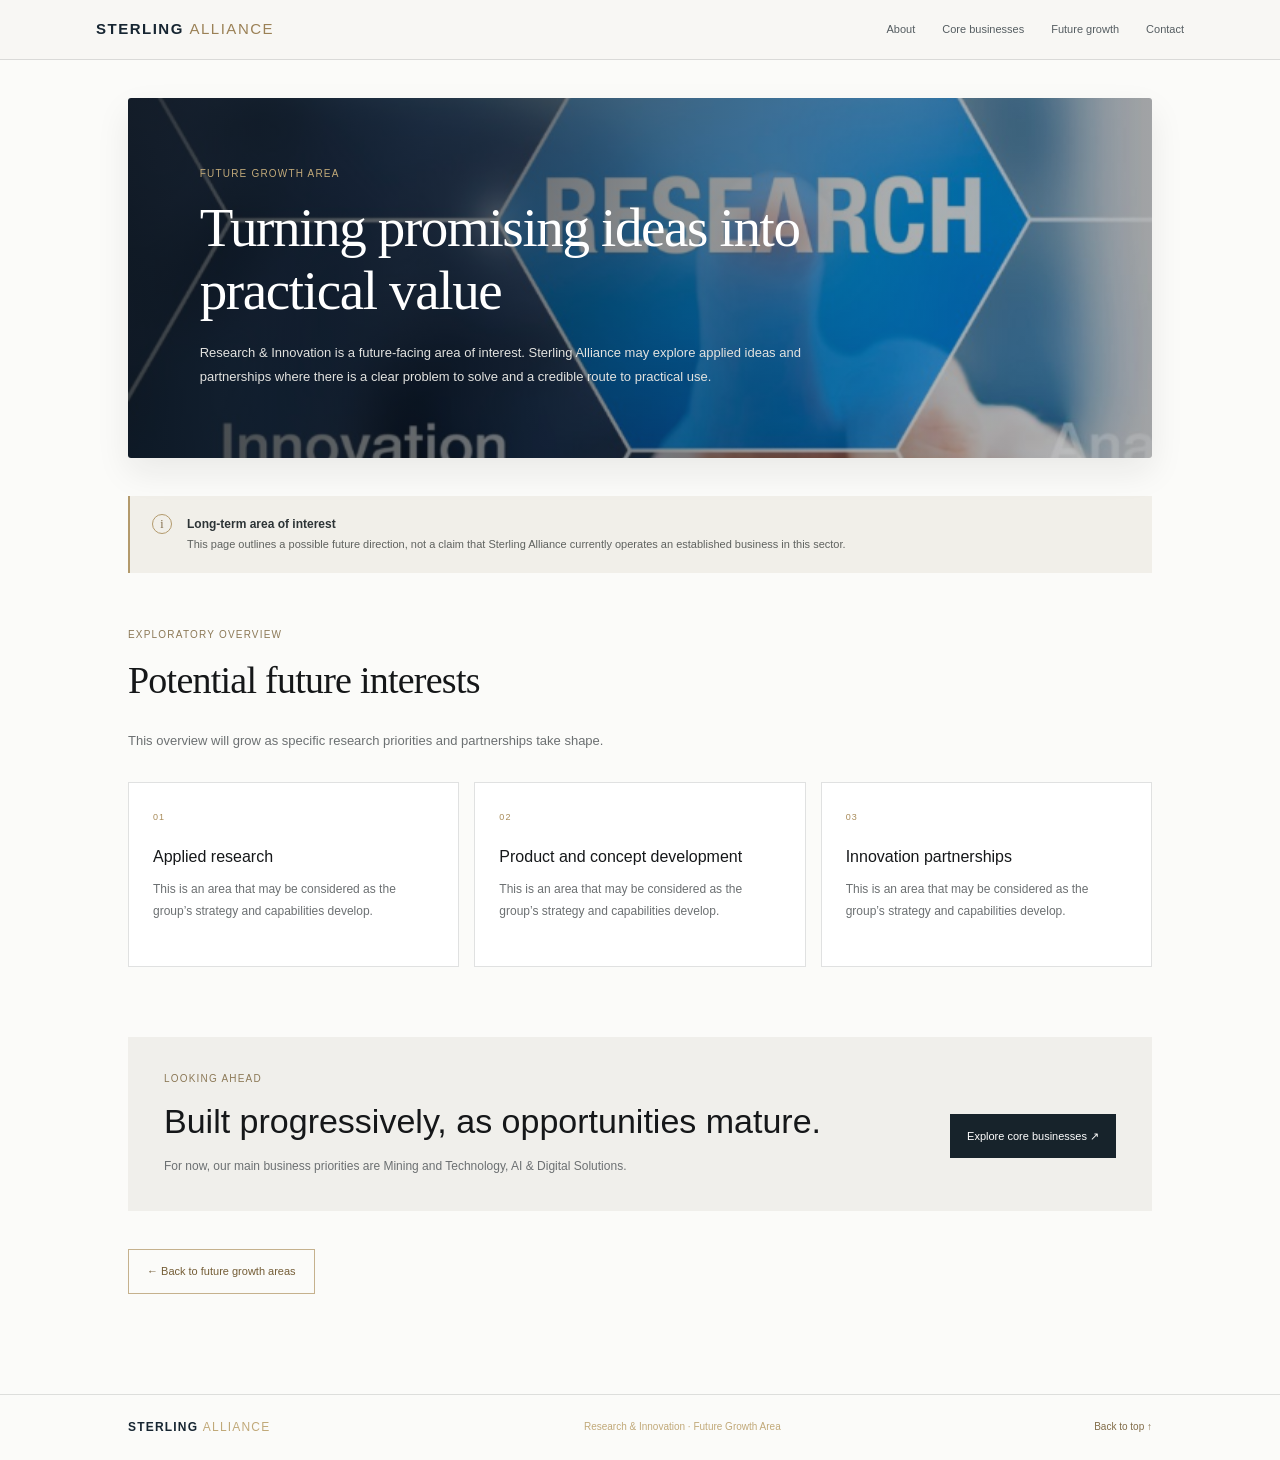
<file: SA2 red3/research-innovation.html>
<!DOCTYPE html>
<html lang="en"><head><meta charset="UTF-8"><meta name="viewport" content="width=device-width, initial-scale=1.0"><meta name="description" content="Research & Innovation is a potential future growth area for Sterling Alliance."><title>Research & Innovation | Sterling Alliance</title><link rel="stylesheet" href="style.css"><script async src="https://pagead2.googlesyndication.com/pagead/js/adsbygoogle.js?client=ca-pub-3075185337156078" crossorigin="anonymous"></script>
</head>
<body class="subpage-body future-subpage" id="top"><header class="division-header"><div class="brand"><a href="index.html">STERLING <span>ALLIANCE</span></a></div><nav aria-label="Main navigation"><a href="index.html#about">About</a><a href="index.html#businesses">Core businesses</a><a href="index.html#future">Future growth</a><a href="index.html#contact">Contact</a></nav></header>
<main class="division-page"><section class="division-hero research"><div class="eyebrow">FUTURE GROWTH AREA</div><h1>Turning promising ideas into practical value</h1><p>Research & Innovation is a future-facing area of interest. Sterling Alliance may explore applied ideas and partnerships where there is a clear problem to solve and a credible route to practical use.</p></section><div class="future-notice"><span class="notice-mark">i</span><p><strong>Long-term area of interest</strong><br>This page outlines a possible future direction, not a claim that Sterling Alliance currently operates an established business in this sector.</p></div>
<section class="division-section future-overview"><div class="section-kicker">EXPLORATORY OVERVIEW</div><h2>Potential future interests</h2><p>This overview will grow as specific research priorities and partnerships take shape.</p><div class="portfolio-grid"><article class="portfolio-card"><span class="service-index">01</span><h3>Applied research</h3><p>This is an area that may be considered as the group’s strategy and capabilities develop.</p></article><article class="portfolio-card"><span class="service-index">02</span><h3>Product and concept development</h3><p>This is an area that may be considered as the group’s strategy and capabilities develop.</p></article><article class="portfolio-card"><span class="service-index">03</span><h3>Innovation partnerships</h3><p>This is an area that may be considered as the group’s strategy and capabilities develop.</p></article></div></section><section class="division-cta"><div><div class="section-kicker">LOOKING AHEAD</div><h2>Built progressively, as opportunities mature.</h2><p>For now, our main business priorities are Mining and Technology, AI &amp; Digital Solutions.</p></div><a class="button button-dark" href="index.html#businesses">Explore core businesses ↗</a></section><a class="back-link" href="index.html#future">← Back to future growth areas</a></main>
<footer class="subpage-footer"><a href="index.html">STERLING <span>ALLIANCE</span></a><span>Research & Innovation · Future Growth Area</span><a href="#top">Back to top ↑</a></footer><script src="script.js"></script></body></html>
</file>
<file: style.css>
:root{--ink:#151719;--navy:#172632;--gold:#bd9a5a;--gold-light:#d9bd86;--paper:#f8f7f4;--cream:#efeee9;--muted:#6c7072;--line:rgba(20,25,28,.13);--serif:'Playfair Display',Georgia,serif;--sans:'DM Sans',Arial,sans-serif}
*{box-sizing:border-box;margin:0;padding:0}html{scroll-behavior:smooth;scroll-padding-top:90px}body{font-family:var(--sans);color:var(--ink);background:var(--paper);line-height:1.65}a{color:inherit}.site-header{height:86px;position:absolute;z-index:20;top:0;left:0;width:100%;padding:0 7.5%;display:flex;align-items:center;justify-content:space-between;border-bottom:1px solid rgba(255,255,255,.16);color:#fff}.brand{display:flex;align-items:center;gap:12px;text-decoration:none}.brand img{width:47px;height:47px;object-fit:contain}.brand strong{display:block;font-size:15px;letter-spacing:.08em;text-transform:uppercase}.brand small{display:block;color:#c7c4bd;font-size:9px;letter-spacing:.13em;margin-top:2px}.main-nav{display:flex;align-items:center;gap:34px}.main-nav a{text-decoration:none;font-size:12px;letter-spacing:.04em;color:#eee;transition:color .2s}.main-nav a:hover{color:var(--gold-light)}.main-nav .nav-cta{border:1px solid rgba(217,189,134,.75);padding:10px 19px;color:var(--gold-light)}.menu-toggle{display:none;background:none;border:0}.hero{min-height:760px;height:100svh;max-height:980px;position:relative;display:flex;align-items:center;overflow:hidden;color:#fff;background:#08090b url('background.jpeg') center/cover no-repeat}.hero-shade{position:absolute;inset:0;background:linear-gradient(90deg,rgba(4,7,9,.91) 0%,rgba(4,7,9,.72) 47%,rgba(4,7,9,.28) 100%),linear-gradient(0deg,rgba(4,7,9,.58),transparent 38%)}.hero-content{position:relative;z-index:2;width:min(820px,85%);margin:70px 0 0 12%}.eyebrow,.section-kicker{font-size:10px;font-weight:700;letter-spacing:.2em;text-transform:uppercase;color:#8c7957}.gold-eyebrow{color:var(--gold-light)}.hero h1,.approach h2,.intro h2,.section-heading h2,.contact h2{font-family:var(--serif);font-weight:500;letter-spacing:-.035em;line-height:1.12}.hero h1{font-size:clamp(48px,6.4vw,86px);margin:25px 0 22px}.hero h1 em,.intro h2 em,.section-heading h2 em,.approach h2 em,.contact h2 em{font-weight:500;color:var(--gold-light)}.hero-copy{max-width:540px;color:#d2d1cc;font-size:15px;line-height:1.9}.hero-actions{display:flex;align-items:center;gap:30px;margin-top:38px}.button{display:inline-flex;align-items:center;gap:24px;text-decoration:none;padding:14px 21px;font-size:11px;font-weight:700;letter-spacing:.04em;transition:.25s}.button span{font-size:16px}.button-gold{background:var(--gold);color:#111}.button-gold:hover{background:var(--gold-light);transform:translateY(-2px)}.text-link{font-size:11px;text-decoration:none;color:#eee}.text-link span{margin-left:9px;color:var(--gold-light)}.hero-foot{position:absolute;bottom:30px;left:7.5%;right:7.5%;display:flex;justify-content:space-between;color:#c2c0ba;font-size:9px;letter-spacing:.16em}.hero-mark{position:absolute;right:8%;bottom:13%;font-family:var(--serif);font-size:clamp(140px,24vw,330px);color:rgba(255,255,255,.045);line-height:1;pointer-events:none}.section-light{background:var(--paper)}.intro{padding:120px 12% 100px}.intro-grid{display:grid;grid-template-columns:.8fr 1.2fr;gap:9%;margin-top:38px}.intro h2,.contact h2{font-size:clamp(44px,5vw,66px)}.intro h2 em,.contact h2 em{color:var(--gold)}.intro-copy{max-width:650px}.intro-copy p{color:var(--muted);font-size:13px;line-height:2}.intro-copy .lead{font-size:16px;color:#343a3d;margin-bottom:17px}.principles{display:grid;grid-template-columns:repeat(4,1fr);border-top:1px solid var(--line);margin-top:75px;padding-top:26px}.principles div{display:flex;gap:18px;align-items:flex-start}.principles b{font-family:var(--serif);font-size:18px;color:var(--gold);font-weight:500}.principles span{font-size:11px;line-height:1.5;color:#51575a}.section-cream{background:var(--cream)}.businesses{padding:115px 9% 125px}.section-heading{display:flex;justify-content:space-between;align-items:end;gap:50px;margin-bottom:52px}.section-heading h2{font-size:clamp(40px,4.5vw,60px);margin-top:24px}.section-heading h2 em{color:var(--gold)}.section-heading>p{max-width:330px;color:var(--muted);font-size:13px;line-height:1.9;padding-bottom:6px}.business-grid{display:grid;grid-template-columns:repeat(3,1fr);border-top:1px solid rgba(20,25,28,.15);border-left:1px solid rgba(20,25,28,.15)}.business-card{position:relative;min-height:300px;padding:30px 30px 27px;text-decoration:none;border-right:1px solid rgba(20,25,28,.15);border-bottom:1px solid rgba(20,25,28,.15);background:rgba(255,255,255,.16);transition:background .25s,transform .25s}.business-card:hover{background:#faf9f6;transform:translateY(-4px);z-index:1}.card-number{font-size:9px;letter-spacing:.15em;color:#85817a}.card-icon{position:absolute;right:30px;top:25px;color:var(--gold);font-size:23px}.business-card h3{font-family:var(--serif);font-size:27px;line-height:1.18;font-weight:500;margin:37px 0 14px}.business-card p{max-width:290px;font-size:12px;line-height:1.8;color:var(--muted)}.card-arrow{display:inline-block;margin-top:23px;font-size:10px;color:#8c7042;font-weight:700;letter-spacing:.04em}.approach{display:grid;grid-template-columns:1fr 1fr;min-height:580px;background:#11191e;color:#fff}.approach-image{background:linear-gradient(0deg,rgba(7,12,15,.12),rgba(7,12,15,.12)),url('business.jpeg') center/cover}.approach-content{padding:100px 12%;align-self:center}.approach h2{font-size:clamp(43px,5vw,65px);margin:25px 0}.approach-content>p{max-width:470px;color:#c0c4c5;font-size:13px;line-height:2;margin-bottom:32px}.button-outline{border:1px solid rgba(217,189,134,.65);color:var(--gold-light)}.button-outline:hover{background:var(--gold);color:#111}.contact{padding:115px 12% 125px}.contact-grid{display:grid;grid-template-columns:1fr 1fr;gap:12%;margin-top:35px}.contact-grid>div:first-child>p{max-width:360px;color:var(--muted);font-size:13px;line-height:1.9;margin-top:22px}.contact-panel{padding:34px 38px;border:1px solid var(--line);background:#fff}.contact-label{font-size:9px;letter-spacing:.17em;color:#9b8050;font-weight:700}.contact-panel h3{font-family:var(--serif);font-size:24px;font-weight:500;margin:17px 0 5px}.contact-panel>p{font-size:12px;color:var(--muted)}.contact-panel .contact-note{border-top:1px solid var(--line);margin-top:24px;padding-top:20px;line-height:1.8}.button-dark{background:#17232b;color:#fff;margin-top:23px}.button-dark:hover{background:#263b48}.site-footer{background:#090d10;color:#fff;padding:48px 8% 25px}.footer-brand{font-family:var(--serif);font-size:20px;letter-spacing:.14em;text-decoration:none}.footer-brand span{color:var(--gold-light)}.site-footer>p{font-size:10px;color:#9b9b98;letter-spacing:.08em;margin-top:5px}.footer-bottom{display:flex;justify-content:space-between;gap:20px;border-top:1px solid rgba(255,255,255,.13);margin-top:38px;padding-top:20px;color:#a8abad;font-size:10px}.footer-bottom a{color:var(--gold-light);text-decoration:none}
/* Division pages: clean, light editorial treatment */
.subpage-body{background:var(--paper);color:var(--ink)}.division-header{position:sticky;top:0;z-index:30;display:flex;justify-content:space-between;align-items:center;padding:17px 7.5%;background:rgba(248,247,244,.96);backdrop-filter:blur(14px);border-bottom:1px solid var(--line)}.division-header .brand a{font-family:var(--serif);font-size:20px;text-decoration:none;color:var(--navy)}.division-header nav{display:flex;gap:27px}.division-header nav a{font-size:11px;text-decoration:none;color:#555d61}.division-header nav a:hover{color:#9b7840}.division-page{padding:58px 10% 100px;max-width:1440px;margin:auto}.division-hero{min-height:390px;display:flex;flex-direction:column;justify-content:center;padding:55px 7%;margin-bottom:65px;background:linear-gradient(90deg,rgba(8,14,18,.9),rgba(8,14,18,.45)),url('business.jpeg') center/cover;border-radius:2px;color:#fff}.division-hero.investment{background-image:linear-gradient(90deg,rgba(8,14,18,.78),rgba(8,14,18,.18)),url('investment holdings.png')}.division-hero.biomedical{background-image:linear-gradient(90deg,rgba(8,14,18,.78),rgba(8,14,18,.18)),url('biomedical innovation.png')}.division-hero.technology{background-image:linear-gradient(90deg,rgba(8,14,18,.78),rgba(8,14,18,.18)),url('technology and ai.png')}.division-hero.trade{background-image:linear-gradient(90deg,rgba(8,14,18,.78),rgba(8,14,18,.18)),url('international trade.png')}.division-hero.agri{background-image:linear-gradient(90deg,rgba(8,14,18,.78),rgba(8,14,18,.18)),url('agri-business.png')}.division-hero.research{background-image:linear-gradient(90deg,rgba(8,14,18,.78),rgba(8,14,18,.18)),url('research and innovation.png')}.eyebrow{font-size:10px;letter-spacing:.19em;text-transform:uppercase;color:var(--gold-light);margin-bottom:14px}.division-hero h1{font-family:var(--serif);font-weight:500;font-size:clamp(36px,4vw,57px);line-height:1.15;max-width:700px;margin-bottom:18px}.division-hero p{max-width:650px;color:#e2e2df;font-size:13px;line-height:1.9}.division-section{margin:0 0 58px}.division-section h2{font-family:var(--serif);font-size:34px;font-weight:500;margin-bottom:15px}.division-section>p{max-width:820px;color:var(--muted);font-size:13px;line-height:2}.portfolio-grid{display:grid;grid-template-columns:repeat(3,1fr);gap:18px;margin-top:28px}.portfolio-card{padding:28px 25px;background:#fff;border:1px solid var(--line);transition:.25s}.portfolio-card:hover{transform:translateY(-4px);box-shadow:0 12px 30px rgba(20,25,28,.06)}.portfolio-card h3{font-family:var(--serif);font-size:21px;font-weight:500;margin-bottom:10px}.portfolio-card p,.portfolio-card li{font-size:12px;color:var(--muted);line-height:1.8}.portfolio-card ul{padding-left:18px}.back-link{display:inline-block;margin-top:18px;padding:12px 18px;border:1px solid #c5b18d;text-decoration:none;color:#745d36;font-size:11px}.back-link:hover{background:#17232b;color:#fff;border-color:#17232b}
@media(max-width:900px){.site-header{padding:0 5%}.main-nav{gap:18px}.intro,.contact{padding-left:8%;padding-right:8%}.businesses{padding-left:6%;padding-right:6%}.business-grid{grid-template-columns:repeat(2,1fr)}.approach-content{padding:75px 9%}.division-page{padding-left:6%;padding-right:6%}.portfolio-grid{grid-template-columns:repeat(2,1fr)}}
@media(max-width:640px){.site-header{height:74px}.brand img{width:40px;height:40px}.brand strong{font-size:12px}.brand small{font-size:8px}.menu-toggle{display:flex;flex-direction:column;gap:6px;padding:10px}.menu-toggle span{width:23px;height:1px;background:#fff}.main-nav{display:none;position:absolute;top:74px;left:0;right:0;padding:22px 7%;background:#10171c;flex-direction:column;align-items:flex-start;gap:19px}.main-nav.open{display:flex}.hero{min-height:680px;background-position:58% center}.hero-content{width:86%;margin:55px auto 0}.hero h1{font-size:clamp(43px,12vw,62px)}.hero-copy{font-size:13px}.hero-actions{align-items:flex-start;flex-direction:column;gap:20px}.hero-foot{left:7%;right:7%;font-size:8px;gap:15px}.intro{padding:78px 7%}.intro-grid,.contact-grid{grid-template-columns:1fr;gap:25px}.intro h2,.contact h2{font-size:48px}.principles{grid-template-columns:repeat(2,1fr);gap:22px;margin-top:45px}.businesses{padding:78px 6%}.section-heading{display:block}.section-heading h2{font-size:43px}.section-heading>p{margin-top:20px}.business-grid{grid-template-columns:1fr}.business-card{min-height:260px;padding:25px}.approach{grid-template-columns:1fr}.approach-image{min-height:270px}.approach-content{padding:65px 8%}.approach h2{font-size:48px}.contact{padding:78px 7%}.contact-panel{padding:27px 24px}.footer-bottom{flex-direction:column;gap:10px}.division-header{padding:15px 6%;align-items:flex-start;flex-direction:column;gap:10px}.division-header nav{gap:14px;flex-wrap:wrap}.division-header nav a{font-size:10px}.division-page{padding:30px 5% 70px}.division-hero{min-height:370px;padding:35px 7%;margin-bottom:45px}.division-hero h1{font-size:39px}.portfolio-grid{grid-template-columns:1fr}.division-section h2{font-size:29px}}
@media(prefers-reduced-motion:reduce){*,*::before,*::after{scroll-behavior:auto!important;transition:none!important;animation:none!important}}
.reveal{opacity:1;transform:none}.reveal.is-visible{animation:rise-in .8s ease both}@keyframes rise-in{from{opacity:0;transform:translateY(18px)}to{opacity:1;transform:translateY(0)}}
.contact-pending{margin-top:20px;padding-top:16px;border-top:1px solid var(--line);font-size:11px;color:#8a7046;letter-spacing:.03em}


/* Version 2: restrained corporate presentation */
:root{--gold:#a88b59;--gold-light:#c1a979;--paper:#fbfbf9;--cream:#f3f3f0;--serif:Georgia,'Times New Roman',serif;--sans:Arial,Helvetica,sans-serif}
body{font-size:14px;line-height:1.65;font-weight:400}
.site-header{height:76px;padding:0 7%;justify-content:flex-end;border-bottom:1px solid rgba(255,255,255,.12)}
.site-header .brand{display:none}
.main-nav{gap:27px}
.main-nav a{font-size:12px;font-weight:400;letter-spacing:.015em;color:rgba(255,255,255,.88)}
.main-nav .nav-cta{border:1px solid rgba(255,255,255,.42);padding:8px 15px;color:#fff}
.hero{min-height:620px;height:88svh;max-height:820px;background-position:center center}
.hero-shade{background:linear-gradient(90deg,rgba(4,7,9,.72) 0%,rgba(4,7,9,.36) 42%,rgba(4,7,9,.04) 76%),linear-gradient(0deg,rgba(4,7,9,.18),transparent 34%)}
.hero-content{width:min(560px,78%);margin:35px 0 0 9%}
.hero h1{font-family:var(--sans);font-size:clamp(34px,4vw,52px);font-weight:400;letter-spacing:-.025em;line-height:1.16;margin:0 0 15px}
.hero h1 em{font-style:normal;font-weight:400;color:inherit}
.hero-copy{max-width:420px;font-size:14px;line-height:1.7;color:rgba(255,255,255,.86)}
.hero-actions{margin-top:25px}
.button{padding:11px 17px;font-size:12px;font-weight:500;letter-spacing:0}
.button-gold{background:#a88b59;color:#fff}
.button-gold:hover{background:#927647;transform:none}
.intro{padding:82px 10% 88px}
.section-kicker,.eyebrow{font-size:10px;font-weight:500;letter-spacing:.12em}
.intro-grid{gap:9%}
.intro h2,.contact h2{font-size:clamp(30px,3.3vw,43px);font-weight:400;letter-spacing:-.02em;line-height:1.2}
.intro h2 em,.contact h2 em{font-weight:400;color:var(--gold)}
.intro-copy .lead{font-size:16px;font-weight:400;line-height:1.75}
.intro-copy p{font-size:13px;line-height:1.85}
.businesses{padding:82px 9% 90px}
.section-heading{margin-bottom:35px;align-items:center}
.section-heading h2{font-size:clamp(30px,3.2vw,42px);font-weight:400;letter-spacing:-.02em;margin-top:14px}
.section-heading h2 em{font-weight:400}
.section-heading>p{font-size:13px;line-height:1.75}
.business-card{min-height:250px;padding:25px 25px 23px;transition:background .2s}
.business-card:hover{transform:none;background:#fff}
.card-icon{font-size:17px;color:#9b865f}
.business-card h3{font-size:22px;font-weight:400;margin:30px 0 11px}
.business-card p{font-size:12px;line-height:1.75}
.card-arrow{font-size:10px;font-weight:500;color:#806b48}
.contact{padding:82px 10% 88px}
.contact-grid{gap:9%;margin-top:25px}
.contact-grid>div:first-child>p{font-size:13px;line-height:1.8}
.contact-panel{padding:28px 30px;background:transparent}
.contact-panel h3{font-size:20px;font-weight:400}
.contact-panel>p{font-size:12px}
.site-footer{padding:38px 8% 22px}
.footer-brand{font-size:16px;font-weight:400}
.footer-bottom{font-size:10px}
/* Remove decorative movement for a quieter, more formal presentation. */
.reveal.is-visible{animation:none}
.business-card,.button,.portfolio-card{transition:none}
@media(max-width:640px){
 .site-header{height:68px;padding:0 6%}
 .menu-toggle{display:flex}
 .menu-toggle span{background:#fff}
 .main-nav{top:68px;gap:16px}
 .hero{min-height:570px;height:78svh;background-position:58% center}
 .hero-content{width:84%;margin:25px auto 0}
 .hero h1{font-size:clamp(32px,9vw,43px);max-width:360px}
 .hero-copy{font-size:13px;max-width:300px}
 .intro{padding:65px 7%}
 .intro h2,.contact h2{font-size:36px}
 .businesses{padding:65px 6%}
 .section-heading h2{font-size:34px}
 .business-card{min-height:220px}
 .business-card h3{font-size:21px}
 .contact{padding:65px 7%}
}

.division-hero.mining{background-image:linear-gradient(90deg,rgba(8,14,18,.78),rgba(8,14,18,.18)),url('mining.png')}

/* Division pages: clear imagery with restrained corporate treatment */
.division-hero{background-position:center;background-size:cover;position:relative;overflow:hidden;border-radius:3px;box-shadow:0 14px 34px rgba(20,25,28,.08)}
.division-hero h1,.division-hero p,.division-hero .eyebrow{position:relative;z-index:1}
@media(max-width:640px){.division-hero{background-position:center;min-height:340px;padding:32px 7%}}


/* Sterling Alliance focused-growth update */
.home-wordmark{position:absolute;left:7%;top:50%;transform:translateY(-50%);font-size:13px;letter-spacing:.13em;color:#fff;text-decoration:none;font-weight:600;white-space:nowrap}.home-wordmark span,.division-header .brand span,.subpage-footer span{font-weight:300;color:var(--gold-light)}
.hero-kicker{font-size:10px;letter-spacing:.18em;color:var(--gold-light);margin-bottom:20px}.hero-caption{position:absolute;bottom:27px;left:9%;right:9%;display:flex;justify-content:space-between;gap:20px;font-size:9px;letter-spacing:.12em;color:rgba(255,255,255,.72)}
.core-business-grid{display:grid;grid-template-columns:repeat(2,minmax(0,1fr));gap:22px}.core-business-card{position:relative;display:block;min-height:440px;overflow:hidden;background:#172027;color:#fff;text-decoration:none}.core-business-card img{position:absolute;inset:0;width:100%;height:100%;object-fit:cover;transition:transform .45s ease}.core-business-card:hover img{transform:scale(1.025)}.core-card-overlay{position:absolute;inset:0;background:linear-gradient(180deg,rgba(6,10,12,.14),rgba(6,10,12,.2) 35%,rgba(6,10,12,.88))}.core-tag{position:absolute;top:25px;left:27px;font-size:9px;letter-spacing:.15em;color:#f1dfbd}.core-card-copy{position:absolute;left:30px;right:30px;bottom:28px}.core-card-copy h3{font-size:clamp(24px,2.6vw,34px);line-height:1.18;font-weight:400;letter-spacing:-.02em;margin-bottom:12px}.core-card-copy p{font-size:12px;line-height:1.8;color:rgba(255,255,255,.84);max-width:440px;margin-bottom:18px}.core-card-copy .card-arrow{color:#e0c99f;font-size:10px;letter-spacing:.02em}
.approach-section{background:#111a20;color:#fff;padding:90px 10% 95px}.approach-inner{max-width:1240px;margin:auto}.approach-section h2{font-size:clamp(34px,4vw,48px);font-weight:400;line-height:1.2;letter-spacing:-.03em;margin:20px 0}.approach-lead{max-width:620px;font-size:14px;line-height:1.9;color:#c3c8ca}.approach-points{display:grid;grid-template-columns:repeat(3,1fr);gap:30px;margin-top:46px}.approach-points article{border-top:1px solid rgba(255,255,255,.2);padding-top:17px}.approach-points article>span{font-size:10px;color:var(--gold-light);letter-spacing:.12em}.approach-points h3{font-size:17px;font-weight:400;margin:17px 0 9px}.approach-points p{font-size:12px;line-height:1.8;color:#b9c0c3;max-width:280px}
.future-section{padding:82px 9% 90px}.future-section .section-heading{margin-bottom:32px}.future-grid{display:grid;grid-template-columns:repeat(3,minmax(0,1fr));gap:18px}.future-card{display:flex;flex-direction:column;background:#fff;border:1px solid #e4e3df;color:var(--ink);text-decoration:none;min-width:0;transition:border-color .2s}.future-card:hover{border-color:#b9a47c}.future-card img{width:100%;height:150px;object-fit:cover;display:block}.future-card>div{padding:20px 21px 22px;display:flex;flex:1;flex-direction:column;align-items:flex-start}.future-card span{font-size:8px;letter-spacing:.13em;color:#8a744d}.future-card h3{font-size:19px;font-weight:400;margin:10px 0 7px}.future-card p{font-size:11px;line-height:1.8;color:var(--muted);margin-bottom:18px}.future-card b{font-size:10px;font-weight:500;color:#806b48;margin-top:auto}
.division-header .brand a{letter-spacing:.1em;font-size:15px;font-family:Arial,Helvetica,sans-serif;font-weight:600}.division-header .brand span{color:#9b8156}.division-page{padding-top:38px}.division-hero{min-height:430px;margin-bottom:58px;padding:55px 7%}.division-hero h1{font-size:clamp(35px,4.3vw,57px);letter-spacing:-.025em}.hero-inline-link{display:inline-block;align-self:flex-start;margin-top:25px;padding:11px 15px;border:1px solid rgba(255,255,255,.55);font-size:11px;color:#fff;text-decoration:none;position:relative;z-index:2}.hero-inline-link:hover{background:rgba(255,255,255,.1)}.division-intro-row{display:grid;grid-template-columns:1fr 2.2fr;gap:8%;padding:0 2px 60px;border-bottom:1px solid var(--line);margin-bottom:58px}.division-intro-row .section-kicker{padding-top:9px}.division-intro-row h2,.division-section h2,.technology-process h2{font-size:clamp(28px,3vw,38px);font-weight:400;line-height:1.25;letter-spacing:-.02em;margin:0 0 16px}.division-intro-row p{font-size:13px;line-height:1.95;color:var(--muted);max-width:780px}.division-section>.section-kicker{margin-bottom:13px}.division-section>h2{margin-bottom:25px}.portfolio-grid{grid-template-columns:repeat(3,minmax(0,1fr));gap:15px}.portfolio-card{position:relative;padding:27px 24px 29px;min-height:185px}.portfolio-card h3{font-family:Arial,Helvetica,sans-serif;font-size:16px;line-height:1.4;font-weight:500}.portfolio-card p{font-size:12px;line-height:1.85}.service-index{display:block;font-size:9px;letter-spacing:.12em;color:#a88b59;margin-bottom:21px}.division-cta{display:flex;align-items:center;justify-content:space-between;gap:35px;padding:34px 36px;background:#f0efeb;margin:70px 0 20px}.division-cta h2{font-size:clamp(24px,3vw,34px);font-weight:400;line-height:1.25;margin:13px 0}.division-cta p{font-size:12px;line-height:1.8;color:var(--muted);max-width:550px}.button-dark{display:inline-block;background:#17232b;color:#fff;text-decoration:none;padding:13px 17px;font-size:11px;white-space:nowrap}.button-dark:hover{background:#273943}.subpage-footer{display:flex;justify-content:space-between;align-items:center;gap:20px;padding:23px 10%;border-top:1px solid var(--line);font-size:10px;color:var(--muted)}.subpage-footer>a:first-child{font-size:12px;letter-spacing:.1em;text-decoration:none;color:var(--navy);font-weight:600}.subpage-footer>a:last-child{color:#806b48;text-decoration:none}.future-notice{display:flex;gap:15px;align-items:flex-start;background:#f1efe9;border-left:2px solid #b39a6c;padding:18px 22px;margin:-20px 0 54px}.notice-mark{display:grid;place-items:center;flex:0 0 20px;height:20px;border:1px solid #b39a6c;border-radius:50%;font-family:Georgia,serif;font-size:12px;color:#806b48}.future-notice p{margin:0;color:#5f625f;font-size:11px;line-height:1.8}.future-notice strong{font-size:12px;color:#2d3436;font-weight:600}.future-overview>p{max-width:800px;font-size:13px;line-height:1.9;color:var(--muted)}.future-subpage .division-hero{min-height:360px}
@media(max-width:900px){.home-wordmark{left:5%}.core-business-card{min-height:380px}.future-grid{grid-template-columns:repeat(2,minmax(0,1fr))}.approach-points{gap:20px}.division-intro-row{grid-template-columns:1fr 2fr;gap:5%}.portfolio-grid{grid-template-columns:repeat(2,minmax(0,1fr))}.division-cta{align-items:flex-start;flex-direction:column}.subpage-footer{padding-left:6%;padding-right:6%}}
@media(max-width:640px){.site-header{justify-content:space-between}.home-wordmark{left:6%;font-size:11px}.hero-caption{left:7%;right:7%;bottom:20px;flex-direction:column;gap:8px;font-size:8px}.hero-kicker{font-size:9px}.core-business-grid{grid-template-columns:1fr;gap:15px}.core-business-card{min-height:370px}.core-card-copy{left:22px;right:22px;bottom:23px}.core-tag{left:22px;top:21px}.approach-section{padding:66px 7%}.approach-points{grid-template-columns:1fr;gap:23px;margin-top:35px}.approach-points article{padding-top:14px}.future-section{padding:65px 6%}.future-grid{grid-template-columns:1fr;gap:14px}.future-card{display:grid;grid-template-columns:112px 1fr}.future-card img{height:100%;min-height:170px}.future-card>div{padding:16px}.future-card h3{font-size:17px}.division-header{flex-direction:row;align-items:center}.division-header nav{gap:12px}.division-header nav a{font-size:9px}.division-header .brand a{font-size:12px}.division-page{padding:22px 5% 60px}.division-hero{min-height:360px;padding:33px 7%;margin-bottom:42px}.division-hero h1{font-size:clamp(31px,9vw,42px)}.division-intro-row{grid-template-columns:1fr;gap:12px;padding-bottom:38px;margin-bottom:40px}.division-intro-row h2,.division-section h2,.technology-process h2{font-size:29px}.portfolio-grid{grid-template-columns:1fr}.portfolio-card{min-height:0;padding:23px}.service-index{margin-bottom:13px}.division-cta{padding:27px 22px;margin-top:48px}.subpage-footer{flex-wrap:wrap;padding:20px 6%;font-size:9px}.subpage-footer span{width:100%;order:3}.future-notice{margin-top:-10px;padding:15px}.future-subpage .division-hero{min-height:330px}}
@media(prefers-reduced-motion:reduce){.core-business-card img{transition:none}}


/* Contact form: simple, accessible and responsive */
.contact-email-link{display:inline-block;margin-top:18px;color:#806b48;font-size:13px;text-decoration:none;border-bottom:1px solid #c9b58e;padding-bottom:4px}
.contact-email-link:hover{color:#17232b}
.contact-form{display:grid;gap:8px;margin-top:25px}
.contact-form label{font-size:10px;font-weight:700;letter-spacing:.04em;color:#444b4e;margin-top:8px}
.contact-form input,.contact-form select,.contact-form textarea{width:100%;font:inherit;font-size:12px;color:#202629;background:#fbfaf8;border:1px solid #dcdad4;border-radius:0;padding:12px 13px;outline:none}
.contact-form input:focus,.contact-form select:focus,.contact-form textarea:focus{border-color:#9b8050;box-shadow:0 0 0 2px rgba(189,154,90,.13)}
.contact-form textarea{resize:vertical;min-height:105px}
.contact-form .contact-submit{border:0;cursor:pointer;justify-self:start;margin-top:12px;font-family:inherit}
.contact-form-note,.contact-form-status{font-size:10px!important;line-height:1.7!important;color:#74787a!important;margin-top:5px}
.contact-form-status{color:#4f674d!important}
@media(max-width:640px){.contact-grid{grid-template-columns:1fr;gap:30px}.contact-panel{padding:25px 20px}.contact-form .contact-submit{width:100%;justify-content:center}}
</file>
<file: SA2 red3/style.css>
:root{--ink:#151719;--navy:#172632;--gold:#bd9a5a;--gold-light:#d9bd86;--paper:#f8f7f4;--cream:#efeee9;--muted:#6c7072;--line:rgba(20,25,28,.13);--serif:'Playfair Display',Georgia,serif;--sans:'DM Sans',Arial,sans-serif}
*{box-sizing:border-box;margin:0;padding:0}html{scroll-behavior:smooth;scroll-padding-top:90px}body{font-family:var(--sans);color:var(--ink);background:var(--paper);line-height:1.65}a{color:inherit}.site-header{height:86px;position:absolute;z-index:20;top:0;left:0;width:100%;padding:0 7.5%;display:flex;align-items:center;justify-content:space-between;border-bottom:1px solid rgba(255,255,255,.16);color:#fff}.brand{display:flex;align-items:center;gap:12px;text-decoration:none}.brand img{width:47px;height:47px;object-fit:contain}.brand strong{display:block;font-size:15px;letter-spacing:.08em;text-transform:uppercase}.brand small{display:block;color:#c7c4bd;font-size:9px;letter-spacing:.13em;margin-top:2px}.main-nav{display:flex;align-items:center;gap:34px}.main-nav a{text-decoration:none;font-size:12px;letter-spacing:.04em;color:#eee;transition:color .2s}.main-nav a:hover{color:var(--gold-light)}.main-nav .nav-cta{border:1px solid rgba(217,189,134,.75);padding:10px 19px;color:var(--gold-light)}.menu-toggle{display:none;background:none;border:0}.hero{min-height:760px;height:100svh;max-height:980px;position:relative;display:flex;align-items:center;overflow:hidden;color:#fff;background:#08090b url('background.jpeg') center/cover no-repeat}.hero-shade{position:absolute;inset:0;background:linear-gradient(90deg,rgba(4,7,9,.91) 0%,rgba(4,7,9,.72) 47%,rgba(4,7,9,.28) 100%),linear-gradient(0deg,rgba(4,7,9,.58),transparent 38%)}.hero-content{position:relative;z-index:2;width:min(820px,85%);margin:70px 0 0 12%}.eyebrow,.section-kicker{font-size:10px;font-weight:700;letter-spacing:.2em;text-transform:uppercase;color:#8c7957}.gold-eyebrow{color:var(--gold-light)}.hero h1,.approach h2,.intro h2,.section-heading h2,.contact h2{font-family:var(--serif);font-weight:500;letter-spacing:-.035em;line-height:1.12}.hero h1{font-size:clamp(48px,6.4vw,86px);margin:25px 0 22px}.hero h1 em,.intro h2 em,.section-heading h2 em,.approach h2 em,.contact h2 em{font-weight:500;color:var(--gold-light)}.hero-copy{max-width:540px;color:#d2d1cc;font-size:15px;line-height:1.9}.hero-actions{display:flex;align-items:center;gap:30px;margin-top:38px}.button{display:inline-flex;align-items:center;gap:24px;text-decoration:none;padding:14px 21px;font-size:11px;font-weight:700;letter-spacing:.04em;transition:.25s}.button span{font-size:16px}.button-gold{background:var(--gold);color:#111}.button-gold:hover{background:var(--gold-light);transform:translateY(-2px)}.text-link{font-size:11px;text-decoration:none;color:#eee}.text-link span{margin-left:9px;color:var(--gold-light)}.hero-foot{position:absolute;bottom:30px;left:7.5%;right:7.5%;display:flex;justify-content:space-between;color:#c2c0ba;font-size:9px;letter-spacing:.16em}.hero-mark{position:absolute;right:8%;bottom:13%;font-family:var(--serif);font-size:clamp(140px,24vw,330px);color:rgba(255,255,255,.045);line-height:1;pointer-events:none}.section-light{background:var(--paper)}.intro{padding:120px 12% 100px}.intro-grid{display:grid;grid-template-columns:.8fr 1.2fr;gap:9%;margin-top:38px}.intro h2,.contact h2{font-size:clamp(44px,5vw,66px)}.intro h2 em,.contact h2 em{color:var(--gold)}.intro-copy{max-width:650px}.intro-copy p{color:var(--muted);font-size:13px;line-height:2}.intro-copy .lead{font-size:16px;color:#343a3d;margin-bottom:17px}.principles{display:grid;grid-template-columns:repeat(4,1fr);border-top:1px solid var(--line);margin-top:75px;padding-top:26px}.principles div{display:flex;gap:18px;align-items:flex-start}.principles b{font-family:var(--serif);font-size:18px;color:var(--gold);font-weight:500}.principles span{font-size:11px;line-height:1.5;color:#51575a}.section-cream{background:var(--cream)}.businesses{padding:115px 9% 125px}.section-heading{display:flex;justify-content:space-between;align-items:end;gap:50px;margin-bottom:52px}.section-heading h2{font-size:clamp(40px,4.5vw,60px);margin-top:24px}.section-heading h2 em{color:var(--gold)}.section-heading>p{max-width:330px;color:var(--muted);font-size:13px;line-height:1.9;padding-bottom:6px}.business-grid{display:grid;grid-template-columns:repeat(3,1fr);border-top:1px solid rgba(20,25,28,.15);border-left:1px solid rgba(20,25,28,.15)}.business-card{position:relative;min-height:300px;padding:30px 30px 27px;text-decoration:none;border-right:1px solid rgba(20,25,28,.15);border-bottom:1px solid rgba(20,25,28,.15);background:rgba(255,255,255,.16);transition:background .25s,transform .25s}.business-card:hover{background:#faf9f6;transform:translateY(-4px);z-index:1}.card-number{font-size:9px;letter-spacing:.15em;color:#85817a}.card-icon{position:absolute;right:30px;top:25px;color:var(--gold);font-size:23px}.business-card h3{font-family:var(--serif);font-size:27px;line-height:1.18;font-weight:500;margin:37px 0 14px}.business-card p{max-width:290px;font-size:12px;line-height:1.8;color:var(--muted)}.card-arrow{display:inline-block;margin-top:23px;font-size:10px;color:#8c7042;font-weight:700;letter-spacing:.04em}.approach{display:grid;grid-template-columns:1fr 1fr;min-height:580px;background:#11191e;color:#fff}.approach-image{background:linear-gradient(0deg,rgba(7,12,15,.12),rgba(7,12,15,.12)),url('business.jpeg') center/cover}.approach-content{padding:100px 12%;align-self:center}.approach h2{font-size:clamp(43px,5vw,65px);margin:25px 0}.approach-content>p{max-width:470px;color:#c0c4c5;font-size:13px;line-height:2;margin-bottom:32px}.button-outline{border:1px solid rgba(217,189,134,.65);color:var(--gold-light)}.button-outline:hover{background:var(--gold);color:#111}.contact{padding:115px 12% 125px}.contact-grid{display:grid;grid-template-columns:1fr 1fr;gap:12%;margin-top:35px}.contact-grid>div:first-child>p{max-width:360px;color:var(--muted);font-size:13px;line-height:1.9;margin-top:22px}.contact-panel{padding:34px 38px;border:1px solid var(--line);background:#fff}.contact-label{font-size:9px;letter-spacing:.17em;color:#9b8050;font-weight:700}.contact-panel h3{font-family:var(--serif);font-size:24px;font-weight:500;margin:17px 0 5px}.contact-panel>p{font-size:12px;color:var(--muted)}.contact-panel .contact-note{border-top:1px solid var(--line);margin-top:24px;padding-top:20px;line-height:1.8}.button-dark{background:#17232b;color:#fff;margin-top:23px}.button-dark:hover{background:#263b48}.site-footer{background:#090d10;color:#fff;padding:48px 8% 25px}.footer-brand{font-family:var(--serif);font-size:20px;letter-spacing:.14em;text-decoration:none}.footer-brand span{color:var(--gold-light)}.site-footer>p{font-size:10px;color:#9b9b98;letter-spacing:.08em;margin-top:5px}.footer-bottom{display:flex;justify-content:space-between;gap:20px;border-top:1px solid rgba(255,255,255,.13);margin-top:38px;padding-top:20px;color:#a8abad;font-size:10px}.footer-bottom a{color:var(--gold-light);text-decoration:none}
/* Division pages: clean, light editorial treatment */
.subpage-body{background:var(--paper);color:var(--ink)}.division-header{position:sticky;top:0;z-index:30;display:flex;justify-content:space-between;align-items:center;padding:17px 7.5%;background:rgba(248,247,244,.96);backdrop-filter:blur(14px);border-bottom:1px solid var(--line)}.division-header .brand a{font-family:var(--serif);font-size:20px;text-decoration:none;color:var(--navy)}.division-header nav{display:flex;gap:27px}.division-header nav a{font-size:11px;text-decoration:none;color:#555d61}.division-header nav a:hover{color:#9b7840}.division-page{padding:58px 10% 100px;max-width:1440px;margin:auto}.division-hero{min-height:390px;display:flex;flex-direction:column;justify-content:center;padding:55px 7%;margin-bottom:65px;background:linear-gradient(90deg,rgba(8,14,18,.9),rgba(8,14,18,.45)),url('business.jpeg') center/cover;border-radius:2px;color:#fff}.division-hero.investment{background-image:linear-gradient(90deg,rgba(8,14,18,.78),rgba(8,14,18,.18)),url('investment holdings.png')}.division-hero.biomedical{background-image:linear-gradient(90deg,rgba(8,14,18,.78),rgba(8,14,18,.18)),url('biomedical innovation.png')}.division-hero.technology{background-image:linear-gradient(90deg,rgba(8,14,18,.78),rgba(8,14,18,.18)),url('technology and ai.png')}.division-hero.trade{background-image:linear-gradient(90deg,rgba(8,14,18,.78),rgba(8,14,18,.18)),url('international trade.png')}.division-hero.agri{background-image:linear-gradient(90deg,rgba(8,14,18,.78),rgba(8,14,18,.18)),url('agri-business.png')}.division-hero.research{background-image:linear-gradient(90deg,rgba(8,14,18,.78),rgba(8,14,18,.18)),url('research and innovation.png')}.eyebrow{font-size:10px;letter-spacing:.19em;text-transform:uppercase;color:var(--gold-light);margin-bottom:14px}.division-hero h1{font-family:var(--serif);font-weight:500;font-size:clamp(36px,4vw,57px);line-height:1.15;max-width:700px;margin-bottom:18px}.division-hero p{max-width:650px;color:#e2e2df;font-size:13px;line-height:1.9}.division-section{margin:0 0 58px}.division-section h2{font-family:var(--serif);font-size:34px;font-weight:500;margin-bottom:15px}.division-section>p{max-width:820px;color:var(--muted);font-size:13px;line-height:2}.portfolio-grid{display:grid;grid-template-columns:repeat(3,1fr);gap:18px;margin-top:28px}.portfolio-card{padding:28px 25px;background:#fff;border:1px solid var(--line);transition:.25s}.portfolio-card:hover{transform:translateY(-4px);box-shadow:0 12px 30px rgba(20,25,28,.06)}.portfolio-card h3{font-family:var(--serif);font-size:21px;font-weight:500;margin-bottom:10px}.portfolio-card p,.portfolio-card li{font-size:12px;color:var(--muted);line-height:1.8}.portfolio-card ul{padding-left:18px}.back-link{display:inline-block;margin-top:18px;padding:12px 18px;border:1px solid #c5b18d;text-decoration:none;color:#745d36;font-size:11px}.back-link:hover{background:#17232b;color:#fff;border-color:#17232b}
@media(max-width:900px){.site-header{padding:0 5%}.main-nav{gap:18px}.intro,.contact{padding-left:8%;padding-right:8%}.businesses{padding-left:6%;padding-right:6%}.business-grid{grid-template-columns:repeat(2,1fr)}.approach-content{padding:75px 9%}.division-page{padding-left:6%;padding-right:6%}.portfolio-grid{grid-template-columns:repeat(2,1fr)}}
@media(max-width:640px){.site-header{height:74px}.brand img{width:40px;height:40px}.brand strong{font-size:12px}.brand small{font-size:8px}.menu-toggle{display:flex;flex-direction:column;gap:6px;padding:10px}.menu-toggle span{width:23px;height:1px;background:#fff}.main-nav{display:none;position:absolute;top:74px;left:0;right:0;padding:22px 7%;background:#10171c;flex-direction:column;align-items:flex-start;gap:19px}.main-nav.open{display:flex}.hero{min-height:680px;background-position:58% center}.hero-content{width:86%;margin:55px auto 0}.hero h1{font-size:clamp(43px,12vw,62px)}.hero-copy{font-size:13px}.hero-actions{align-items:flex-start;flex-direction:column;gap:20px}.hero-foot{left:7%;right:7%;font-size:8px;gap:15px}.intro{padding:78px 7%}.intro-grid,.contact-grid{grid-template-columns:1fr;gap:25px}.intro h2,.contact h2{font-size:48px}.principles{grid-template-columns:repeat(2,1fr);gap:22px;margin-top:45px}.businesses{padding:78px 6%}.section-heading{display:block}.section-heading h2{font-size:43px}.section-heading>p{margin-top:20px}.business-grid{grid-template-columns:1fr}.business-card{min-height:260px;padding:25px}.approach{grid-template-columns:1fr}.approach-image{min-height:270px}.approach-content{padding:65px 8%}.approach h2{font-size:48px}.contact{padding:78px 7%}.contact-panel{padding:27px 24px}.footer-bottom{flex-direction:column;gap:10px}.division-header{padding:15px 6%;align-items:flex-start;flex-direction:column;gap:10px}.division-header nav{gap:14px;flex-wrap:wrap}.division-header nav a{font-size:10px}.division-page{padding:30px 5% 70px}.division-hero{min-height:370px;padding:35px 7%;margin-bottom:45px}.division-hero h1{font-size:39px}.portfolio-grid{grid-template-columns:1fr}.division-section h2{font-size:29px}}
@media(prefers-reduced-motion:reduce){*,*::before,*::after{scroll-behavior:auto!important;transition:none!important;animation:none!important}}
.reveal{opacity:1;transform:none}.reveal.is-visible{animation:rise-in .8s ease both}@keyframes rise-in{from{opacity:0;transform:translateY(18px)}to{opacity:1;transform:translateY(0)}}
.contact-pending{margin-top:20px;padding-top:16px;border-top:1px solid var(--line);font-size:11px;color:#8a7046;letter-spacing:.03em}


/* Version 2: restrained corporate presentation */
:root{--gold:#a88b59;--gold-light:#c1a979;--paper:#fbfbf9;--cream:#f3f3f0;--serif:Georgia,'Times New Roman',serif;--sans:Arial,Helvetica,sans-serif}
body{font-size:14px;line-height:1.65;font-weight:400}
.site-header{height:76px;padding:0 7%;justify-content:flex-end;border-bottom:1px solid rgba(255,255,255,.12)}
.site-header .brand{display:none}
.main-nav{gap:27px}
.main-nav a{font-size:12px;font-weight:400;letter-spacing:.015em;color:rgba(255,255,255,.88)}
.main-nav .nav-cta{border:1px solid rgba(255,255,255,.42);padding:8px 15px;color:#fff}
.hero{min-height:620px;height:88svh;max-height:820px;background-position:center center}
.hero-shade{background:linear-gradient(90deg,rgba(4,7,9,.72) 0%,rgba(4,7,9,.36) 42%,rgba(4,7,9,.04) 76%),linear-gradient(0deg,rgba(4,7,9,.18),transparent 34%)}
.hero-content{width:min(560px,78%);margin:35px 0 0 9%}
.hero h1{font-family:var(--sans);font-size:clamp(34px,4vw,52px);font-weight:400;letter-spacing:-.025em;line-height:1.16;margin:0 0 15px}
.hero h1 em{font-style:normal;font-weight:400;color:inherit}
.hero-copy{max-width:420px;font-size:14px;line-height:1.7;color:rgba(255,255,255,.86)}
.hero-actions{margin-top:25px}
.button{padding:11px 17px;font-size:12px;font-weight:500;letter-spacing:0}
.button-gold{background:#a88b59;color:#fff}
.button-gold:hover{background:#927647;transform:none}
.intro{padding:82px 10% 88px}
.section-kicker,.eyebrow{font-size:10px;font-weight:500;letter-spacing:.12em}
.intro-grid{gap:9%}
.intro h2,.contact h2{font-size:clamp(30px,3.3vw,43px);font-weight:400;letter-spacing:-.02em;line-height:1.2}
.intro h2 em,.contact h2 em{font-weight:400;color:var(--gold)}
.intro-copy .lead{font-size:16px;font-weight:400;line-height:1.75}
.intro-copy p{font-size:13px;line-height:1.85}
.businesses{padding:82px 9% 90px}
.section-heading{margin-bottom:35px;align-items:center}
.section-heading h2{font-size:clamp(30px,3.2vw,42px);font-weight:400;letter-spacing:-.02em;margin-top:14px}
.section-heading h2 em{font-weight:400}
.section-heading>p{font-size:13px;line-height:1.75}
.business-card{min-height:250px;padding:25px 25px 23px;transition:background .2s}
.business-card:hover{transform:none;background:#fff}
.card-icon{font-size:17px;color:#9b865f}
.business-card h3{font-size:22px;font-weight:400;margin:30px 0 11px}
.business-card p{font-size:12px;line-height:1.75}
.card-arrow{font-size:10px;font-weight:500;color:#806b48}
.contact{padding:82px 10% 88px}
.contact-grid{gap:9%;margin-top:25px}
.contact-grid>div:first-child>p{font-size:13px;line-height:1.8}
.contact-panel{padding:28px 30px;background:transparent}
.contact-panel h3{font-size:20px;font-weight:400}
.contact-panel>p{font-size:12px}
.site-footer{padding:38px 8% 22px}
.footer-brand{font-size:16px;font-weight:400}
.footer-bottom{font-size:10px}
/* Remove decorative movement for a quieter, more formal presentation. */
.reveal.is-visible{animation:none}
.business-card,.button,.portfolio-card{transition:none}
@media(max-width:640px){
 .site-header{height:68px;padding:0 6%}
 .menu-toggle{display:flex}
 .menu-toggle span{background:#fff}
 .main-nav{top:68px;gap:16px}
 .hero{min-height:570px;height:78svh;background-position:58% center}
 .hero-content{width:84%;margin:25px auto 0}
 .hero h1{font-size:clamp(32px,9vw,43px);max-width:360px}
 .hero-copy{font-size:13px;max-width:300px}
 .intro{padding:65px 7%}
 .intro h2,.contact h2{font-size:36px}
 .businesses{padding:65px 6%}
 .section-heading h2{font-size:34px}
 .business-card{min-height:220px}
 .business-card h3{font-size:21px}
 .contact{padding:65px 7%}
}

.division-hero.mining{background-image:linear-gradient(90deg,rgba(8,14,18,.78),rgba(8,14,18,.18)),url('mining.png')}

/* Division pages: clear imagery with restrained corporate treatment */
.division-hero{background-position:center;background-size:cover;position:relative;overflow:hidden;border-radius:3px;box-shadow:0 14px 34px rgba(20,25,28,.08)}
.division-hero h1,.division-hero p,.division-hero .eyebrow{position:relative;z-index:1}
@media(max-width:640px){.division-hero{background-position:center;min-height:340px;padding:32px 7%}}


/* Sterling Alliance focused-growth update */
.home-wordmark{position:absolute;left:7%;top:50%;transform:translateY(-50%);font-size:13px;letter-spacing:.13em;color:#fff;text-decoration:none;font-weight:600;white-space:nowrap}.home-wordmark span,.division-header .brand span,.subpage-footer span{font-weight:300;color:var(--gold-light)}
.hero-kicker{font-size:10px;letter-spacing:.18em;color:var(--gold-light);margin-bottom:20px}.hero-caption{position:absolute;bottom:27px;left:9%;right:9%;display:flex;justify-content:space-between;gap:20px;font-size:9px;letter-spacing:.12em;color:rgba(255,255,255,.72)}
.core-business-grid{display:grid;grid-template-columns:repeat(2,minmax(0,1fr));gap:22px}.core-business-card{position:relative;display:block;min-height:440px;overflow:hidden;background:#172027;color:#fff;text-decoration:none}.core-business-card img{position:absolute;inset:0;width:100%;height:100%;object-fit:cover;transition:transform .45s ease}.core-business-card:hover img{transform:scale(1.025)}.core-card-overlay{position:absolute;inset:0;background:linear-gradient(180deg,rgba(6,10,12,.14),rgba(6,10,12,.2) 35%,rgba(6,10,12,.88))}.core-tag{position:absolute;top:25px;left:27px;font-size:9px;letter-spacing:.15em;color:#f1dfbd}.core-card-copy{position:absolute;left:30px;right:30px;bottom:28px}.core-card-copy h3{font-size:clamp(24px,2.6vw,34px);line-height:1.18;font-weight:400;letter-spacing:-.02em;margin-bottom:12px}.core-card-copy p{font-size:12px;line-height:1.8;color:rgba(255,255,255,.84);max-width:440px;margin-bottom:18px}.core-card-copy .card-arrow{color:#e0c99f;font-size:10px;letter-spacing:.02em}
.approach-section{background:#111a20;color:#fff;padding:90px 10% 95px}.approach-inner{max-width:1240px;margin:auto}.approach-section h2{font-size:clamp(34px,4vw,48px);font-weight:400;line-height:1.2;letter-spacing:-.03em;margin:20px 0}.approach-lead{max-width:620px;font-size:14px;line-height:1.9;color:#c3c8ca}.approach-points{display:grid;grid-template-columns:repeat(3,1fr);gap:30px;margin-top:46px}.approach-points article{border-top:1px solid rgba(255,255,255,.2);padding-top:17px}.approach-points article>span{font-size:10px;color:var(--gold-light);letter-spacing:.12em}.approach-points h3{font-size:17px;font-weight:400;margin:17px 0 9px}.approach-points p{font-size:12px;line-height:1.8;color:#b9c0c3;max-width:280px}
.future-section{padding:82px 9% 90px}.future-section .section-heading{margin-bottom:32px}.future-grid{display:grid;grid-template-columns:repeat(3,minmax(0,1fr));gap:18px}.future-card{display:flex;flex-direction:column;background:#fff;border:1px solid #e4e3df;color:var(--ink);text-decoration:none;min-width:0;transition:border-color .2s}.future-card:hover{border-color:#b9a47c}.future-card img{width:100%;height:150px;object-fit:cover;display:block}.future-card>div{padding:20px 21px 22px;display:flex;flex:1;flex-direction:column;align-items:flex-start}.future-card span{font-size:8px;letter-spacing:.13em;color:#8a744d}.future-card h3{font-size:19px;font-weight:400;margin:10px 0 7px}.future-card p{font-size:11px;line-height:1.8;color:var(--muted);margin-bottom:18px}.future-card b{font-size:10px;font-weight:500;color:#806b48;margin-top:auto}
.division-header .brand a{letter-spacing:.1em;font-size:15px;font-family:Arial,Helvetica,sans-serif;font-weight:600}.division-header .brand span{color:#9b8156}.division-page{padding-top:38px}.division-hero{min-height:430px;margin-bottom:58px;padding:55px 7%}.division-hero h1{font-size:clamp(35px,4.3vw,57px);letter-spacing:-.025em}.hero-inline-link{display:inline-block;align-self:flex-start;margin-top:25px;padding:11px 15px;border:1px solid rgba(255,255,255,.55);font-size:11px;color:#fff;text-decoration:none;position:relative;z-index:2}.hero-inline-link:hover{background:rgba(255,255,255,.1)}.division-intro-row{display:grid;grid-template-columns:1fr 2.2fr;gap:8%;padding:0 2px 60px;border-bottom:1px solid var(--line);margin-bottom:58px}.division-intro-row .section-kicker{padding-top:9px}.division-intro-row h2,.division-section h2,.technology-process h2{font-size:clamp(28px,3vw,38px);font-weight:400;line-height:1.25;letter-spacing:-.02em;margin:0 0 16px}.division-intro-row p{font-size:13px;line-height:1.95;color:var(--muted);max-width:780px}.division-section>.section-kicker{margin-bottom:13px}.division-section>h2{margin-bottom:25px}.portfolio-grid{grid-template-columns:repeat(3,minmax(0,1fr));gap:15px}.portfolio-card{position:relative;padding:27px 24px 29px;min-height:185px}.portfolio-card h3{font-family:Arial,Helvetica,sans-serif;font-size:16px;line-height:1.4;font-weight:500}.portfolio-card p{font-size:12px;line-height:1.85}.service-index{display:block;font-size:9px;letter-spacing:.12em;color:#a88b59;margin-bottom:21px}.division-cta{display:flex;align-items:center;justify-content:space-between;gap:35px;padding:34px 36px;background:#f0efeb;margin:70px 0 20px}.division-cta h2{font-size:clamp(24px,3vw,34px);font-weight:400;line-height:1.25;margin:13px 0}.division-cta p{font-size:12px;line-height:1.8;color:var(--muted);max-width:550px}.button-dark{display:inline-block;background:#17232b;color:#fff;text-decoration:none;padding:13px 17px;font-size:11px;white-space:nowrap}.button-dark:hover{background:#273943}.subpage-footer{display:flex;justify-content:space-between;align-items:center;gap:20px;padding:23px 10%;border-top:1px solid var(--line);font-size:10px;color:var(--muted)}.subpage-footer>a:first-child{font-size:12px;letter-spacing:.1em;text-decoration:none;color:var(--navy);font-weight:600}.subpage-footer>a:last-child{color:#806b48;text-decoration:none}.future-notice{display:flex;gap:15px;align-items:flex-start;background:#f1efe9;border-left:2px solid #b39a6c;padding:18px 22px;margin:-20px 0 54px}.notice-mark{display:grid;place-items:center;flex:0 0 20px;height:20px;border:1px solid #b39a6c;border-radius:50%;font-family:Georgia,serif;font-size:12px;color:#806b48}.future-notice p{margin:0;color:#5f625f;font-size:11px;line-height:1.8}.future-notice strong{font-size:12px;color:#2d3436;font-weight:600}.future-overview>p{max-width:800px;font-size:13px;line-height:1.9;color:var(--muted)}.future-subpage .division-hero{min-height:360px}
@media(max-width:900px){.home-wordmark{left:5%}.core-business-card{min-height:380px}.future-grid{grid-template-columns:repeat(2,minmax(0,1fr))}.approach-points{gap:20px}.division-intro-row{grid-template-columns:1fr 2fr;gap:5%}.portfolio-grid{grid-template-columns:repeat(2,minmax(0,1fr))}.division-cta{align-items:flex-start;flex-direction:column}.subpage-footer{padding-left:6%;padding-right:6%}}
@media(max-width:640px){.site-header{justify-content:space-between}.home-wordmark{left:6%;font-size:11px}.hero-caption{left:7%;right:7%;bottom:20px;flex-direction:column;gap:8px;font-size:8px}.hero-kicker{font-size:9px}.core-business-grid{grid-template-columns:1fr;gap:15px}.core-business-card{min-height:370px}.core-card-copy{left:22px;right:22px;bottom:23px}.core-tag{left:22px;top:21px}.approach-section{padding:66px 7%}.approach-points{grid-template-columns:1fr;gap:23px;margin-top:35px}.approach-points article{padding-top:14px}.future-section{padding:65px 6%}.future-grid{grid-template-columns:1fr;gap:14px}.future-card{display:grid;grid-template-columns:112px 1fr}.future-card img{height:100%;min-height:170px}.future-card>div{padding:16px}.future-card h3{font-size:17px}.division-header{flex-direction:row;align-items:center}.division-header nav{gap:12px}.division-header nav a{font-size:9px}.division-header .brand a{font-size:12px}.division-page{padding:22px 5% 60px}.division-hero{min-height:360px;padding:33px 7%;margin-bottom:42px}.division-hero h1{font-size:clamp(31px,9vw,42px)}.division-intro-row{grid-template-columns:1fr;gap:12px;padding-bottom:38px;margin-bottom:40px}.division-intro-row h2,.division-section h2,.technology-process h2{font-size:29px}.portfolio-grid{grid-template-columns:1fr}.portfolio-card{min-height:0;padding:23px}.service-index{margin-bottom:13px}.division-cta{padding:27px 22px;margin-top:48px}.subpage-footer{flex-wrap:wrap;padding:20px 6%;font-size:9px}.subpage-footer span{width:100%;order:3}.future-notice{margin-top:-10px;padding:15px}.future-subpage .division-hero{min-height:330px}}
@media(prefers-reduced-motion:reduce){.core-business-card img{transition:none}}


/* Contact form: simple, accessible and responsive */
.contact-email-link{display:inline-block;margin-top:18px;color:#806b48;font-size:13px;text-decoration:none;border-bottom:1px solid #c9b58e;padding-bottom:4px}
.contact-email-link:hover{color:#17232b}
.contact-form{display:grid;gap:8px;margin-top:25px}
.contact-form label{font-size:10px;font-weight:700;letter-spacing:.04em;color:#444b4e;margin-top:8px}
.contact-form input,.contact-form select,.contact-form textarea{width:100%;font:inherit;font-size:12px;color:#202629;background:#fbfaf8;border:1px solid #dcdad4;border-radius:0;padding:12px 13px;outline:none}
.contact-form input:focus,.contact-form select:focus,.contact-form textarea:focus{border-color:#9b8050;box-shadow:0 0 0 2px rgba(189,154,90,.13)}
.contact-form textarea{resize:vertical;min-height:105px}
.contact-form .contact-submit{border:0;cursor:pointer;justify-self:start;margin-top:12px;font-family:inherit}
.contact-form-note,.contact-form-status{font-size:10px!important;line-height:1.7!important;color:#74787a!important;margin-top:5px}
.contact-form-status{color:#4f674d!important}
@media(max-width:640px){.contact-grid{grid-template-columns:1fr;gap:30px}.contact-panel{padding:25px 20px}.contact-form .contact-submit{width:100%;justify-content:center}}

/* Contact form spam-trap field: hidden from genuine visitors. */
.form-honeypot{position:absolute!important;left:-10000px!important;width:1px!important;height:1px!important;overflow:hidden!important;opacity:0!important;pointer-events:none!important}
.contact-form-status{min-height:1.5em}
</file>
